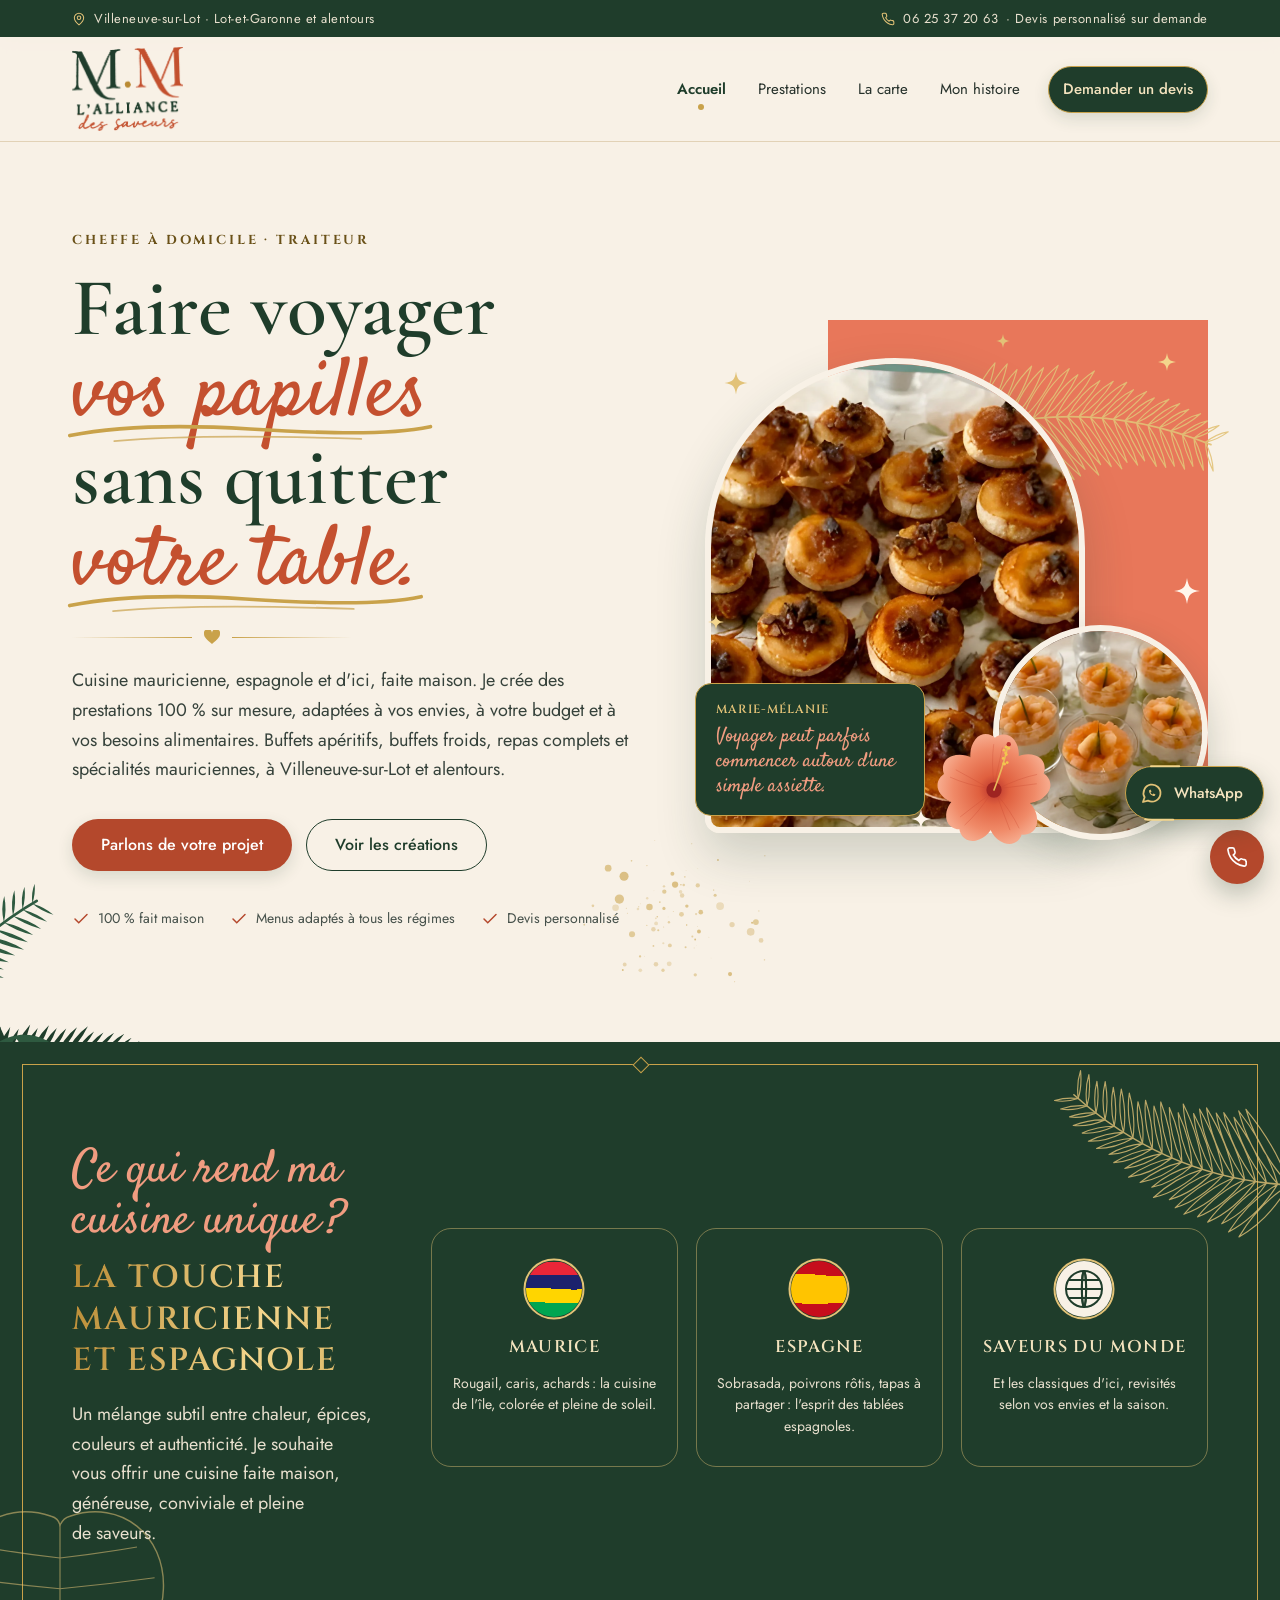
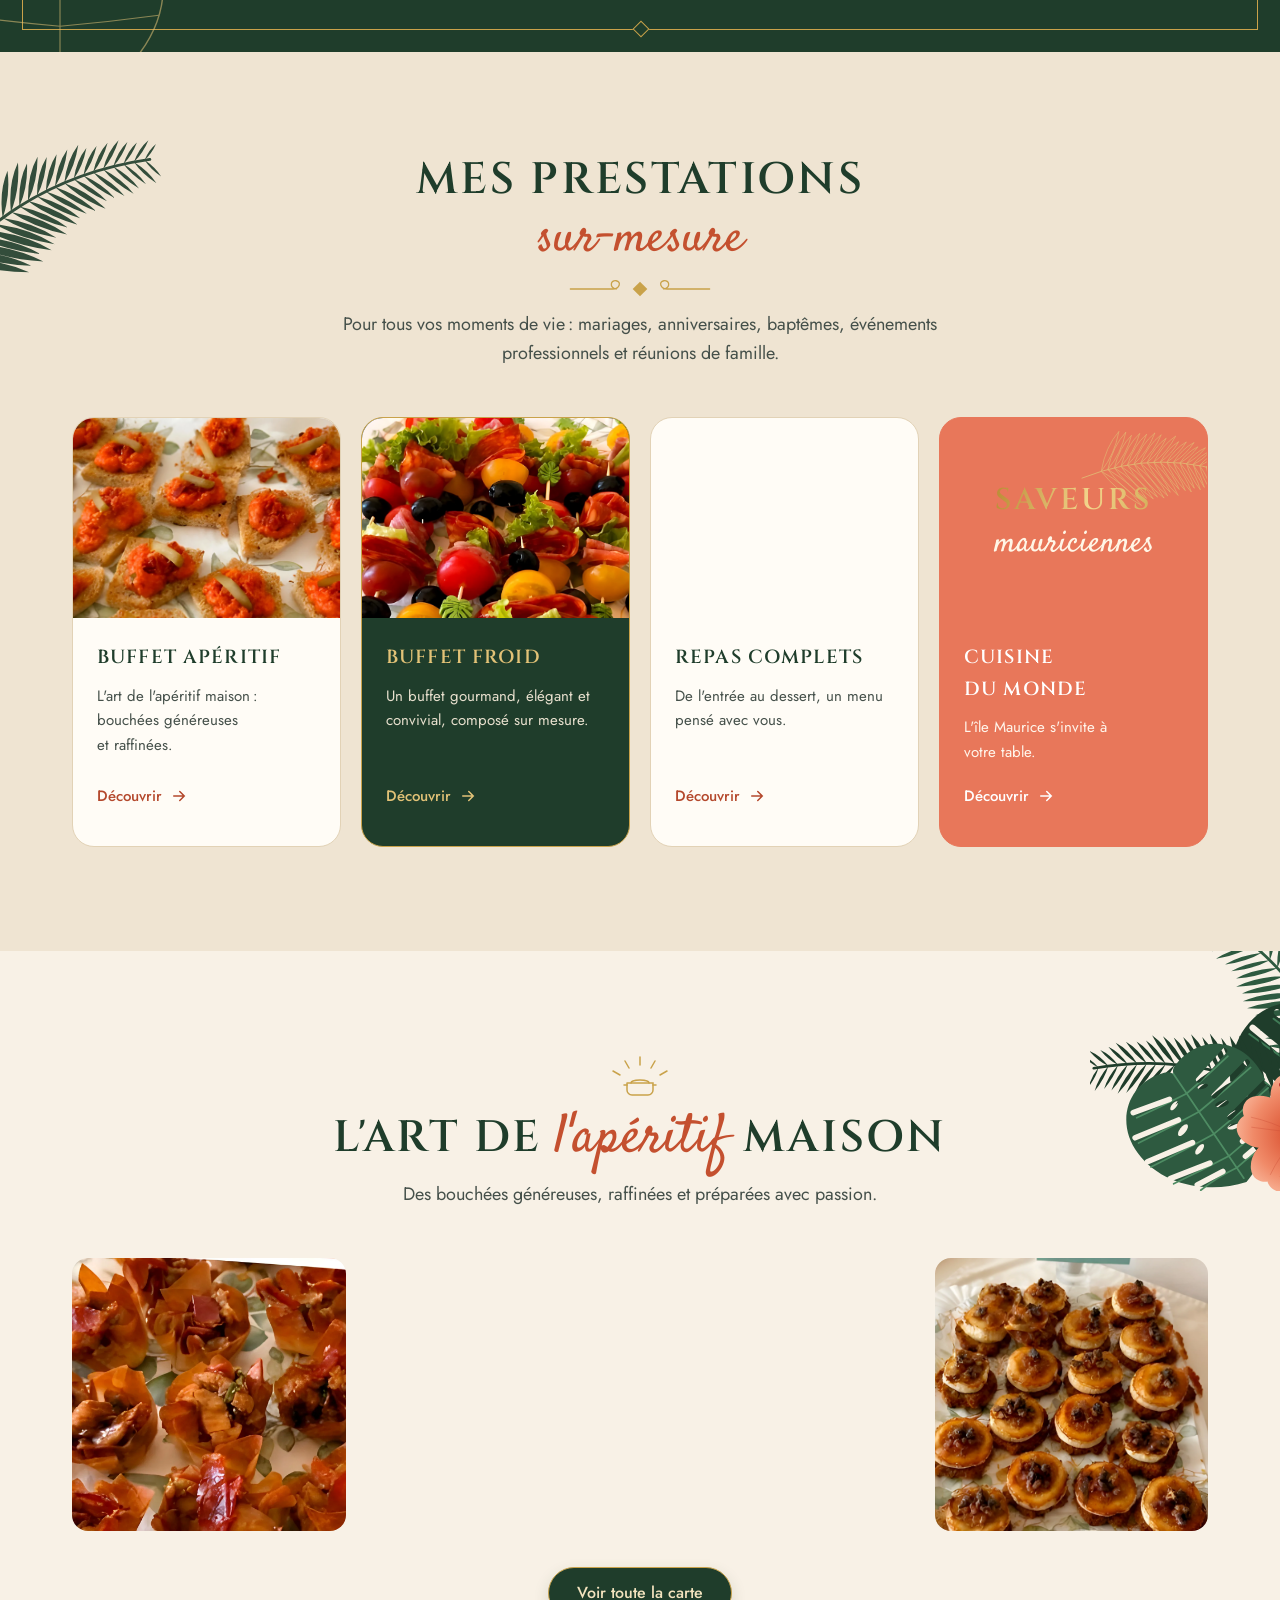
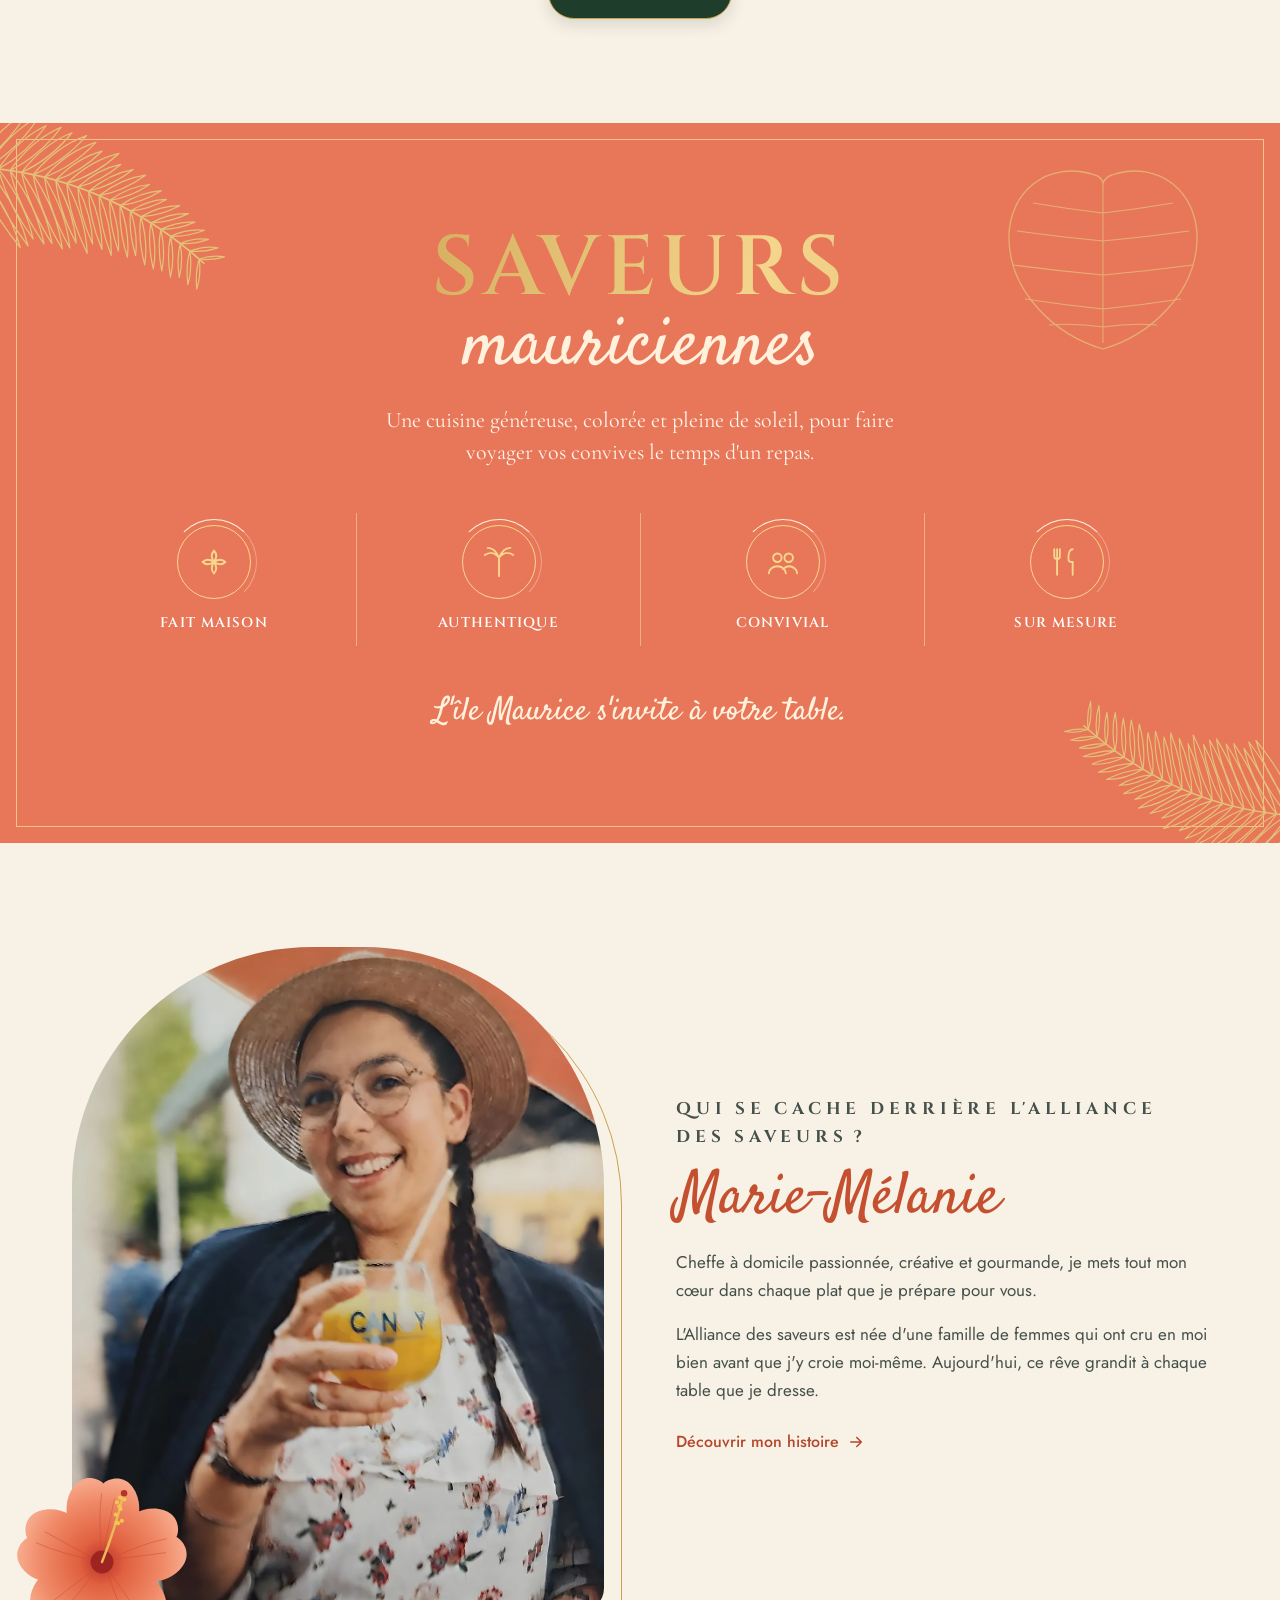
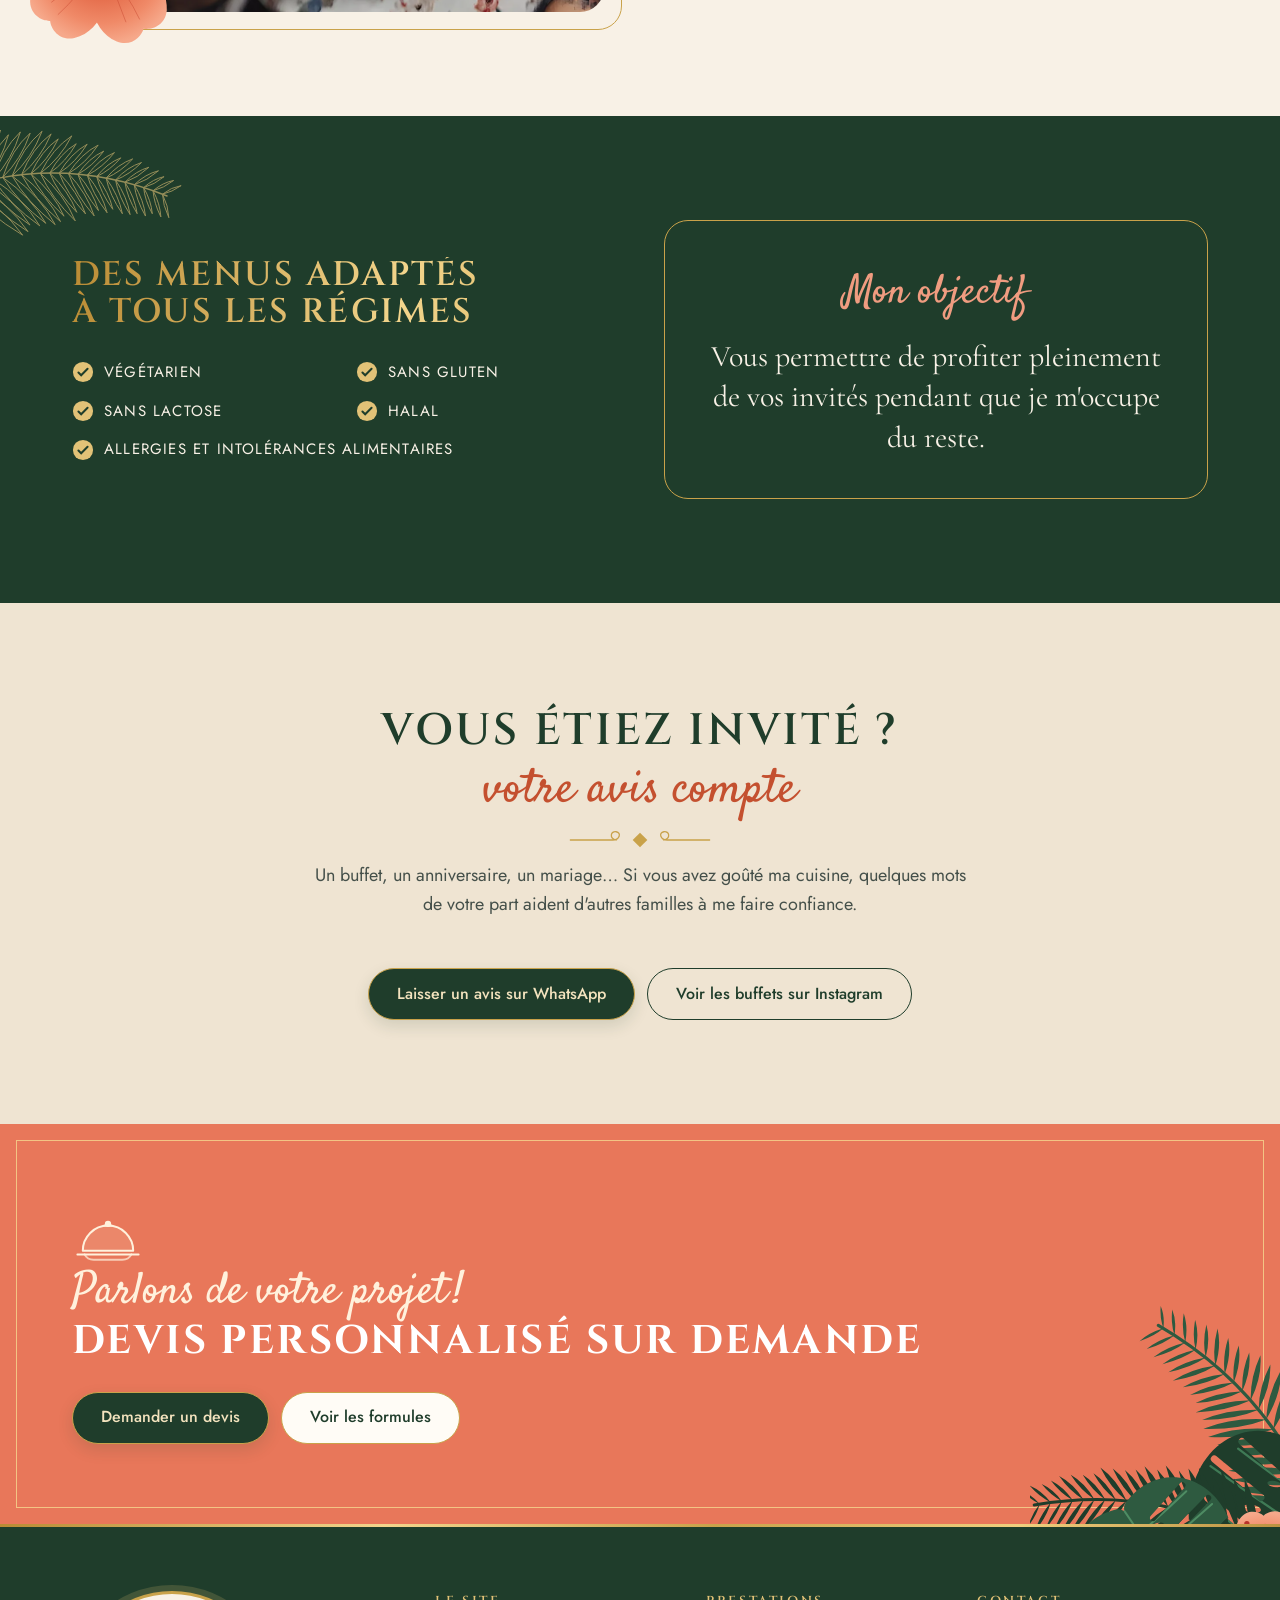
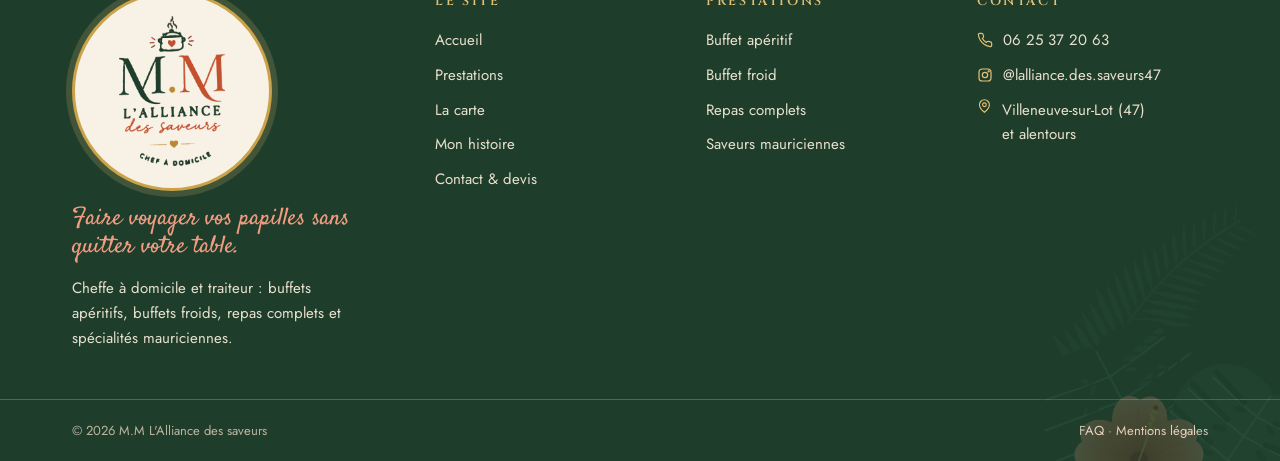
<file: index.html>
<!doctype html>
<html lang="fr">
<head>
<meta charset="utf-8">
<meta name="viewport" content="width=device-width, initial-scale=1, viewport-fit=cover">
<title>M.M L'Alliance des saveurs · Faire voyager vos papilles</title>
<meta name="description" content="Marie-Mélanie, cheffe à domicile et traiteur à Villeneuve-sur-Lot (47) : buffets apéritifs, buffets froids, repas complets et spécialités mauriciennes et espagnoles, 100 % sur mesure.">
<meta property="og:type" content="website">
<meta property="og:locale" content="fr_FR">
<meta property="og:site_name" content="M.M L'Alliance des saveurs">
<meta property="og:title" content="M.M L'Alliance des saveurs">
<meta property="og:description" content="Marie-Mélanie, cheffe à domicile et traiteur à Villeneuve-sur-Lot (47) : buffets apéritifs, buffets froids, repas complets et spécialités mauriciennes et espagnoles, 100 % sur mesure.">
<meta property="og:image" content="https://rapheafezf.github.io/lalliancedessaveur/img/chevre.jpg">
<meta name="twitter:card" content="summary_large_image">
<meta name="theme-color" content="#1F3D2B">
<link rel="preconnect" href="https://fonts.googleapis.com">
<link rel="preconnect" href="https://fonts.gstatic.com" crossorigin>
<link rel="stylesheet" href="https://fonts.googleapis.com/css2?family=Cinzel:wght@500;600;700&family=Cormorant+Garamond:ital,wght@0,500;0,600;0,700;1,500&family=Jost:wght@400;500;600&family=Satisfy&display=swap">
<link rel="stylesheet" href="style.css">
<link rel="stylesheet" href="svg-anim.css">
<script type="application/ld+json">{"@context":"https://schema.org","@type":"FoodEstablishment","name":"M.M L'Alliance des saveurs","description":"Cheffe à domicile et traiteur : buffets apéritifs, buffets froids, repas complets, spécialités mauriciennes et espagnoles.","telephone":"+33625372063","servesCuisine":["Mauricienne","Espagnole","Cuisine du monde"],"address":{"@type":"PostalAddress","addressLocality":"Villeneuve-sur-Lot","postalCode":"47300","addressRegion":"Nouvelle-Aquitaine","addressCountry":"FR"},"areaServed":{"@type":"AdministrativeArea","name":"Lot-et-Garonne"},"founder":{"@type":"Person","name":"Marie-Mélanie","jobTitle":"Cheffe à domicile"},"sameAs":["https://www.instagram.com/lalliance.des.saveurs47/"],"priceRange":"Sur devis"}</script>
</head>
<body>
<a class="skip" href="#contenu">Aller au contenu</a>
<div class="topbar"><div class="wrap">
<span class="tb-place"><svg width="14" height="14" viewBox="0 0 24 24" fill="none" stroke="#E2C277" stroke-width="1.8" stroke-linecap="round" aria-hidden="true"><path d="M20 10c0 6-8 12-8 12S4 16 4 10a8 8 0 0 1 16 0z"/><circle cx="12" cy="10" r="3"/></svg>Villeneuve-sur-Lot · Lot-et-Garonne et alentours</span>
<span><svg width="14" height="14" viewBox="0 0 24 24" fill="none" stroke="#E2C277" stroke-width="1.8" stroke-linecap="round" aria-hidden="true"><path d="M22 16.9v3a2 2 0 0 1-2.2 2 19.8 19.8 0 0 1-8.6-3.1 19.5 19.5 0 0 1-6-6A19.8 19.8 0 0 1 2.1 4.2 2 2 0 0 1 4.1 2h3a2 2 0 0 1 2 1.7c.1.9.4 1.8.7 2.7a2 2 0 0 1-.5 2.1L8 9.8a16 16 0 0 0 6 6l1.3-1.3a2 2 0 0 1 2.1-.4c.9.3 1.8.6 2.7.7a2 2 0 0 1 1.7 2z"/></svg>06 25 37 20 63<span class="tb-extra"> · Devis personnalisé sur demande</span></span>
</div></div>
<header class="site-header"><div class="wrap header-in">
<a class="logo" href="index.html" aria-label="M.M L'Alliance des saveurs, accueil"><img class="logo-img" src="img/logo-word.webp" width="900" height="680" alt="M.M L'Alliance des saveurs"></a>
<div class="header-actions">
<a class="btn btn-primary btn-sm header-cta" href="contact.html">Devis</a>
<button class="menu-btn" type="button" aria-expanded="false" aria-controls="nav" aria-label="Ouvrir le menu"><svg class="ico-open" width="20" height="20" viewBox="0 0 24 24" fill="none" stroke="currentColor" stroke-width="1.8" stroke-linecap="round" aria-hidden="true"><path d="M4 7h16M4 12h16M4 17h10"/></svg><svg class="ico-close" width="20" height="20" viewBox="0 0 24 24" fill="none" stroke="currentColor" stroke-width="1.8" stroke-linecap="round" aria-hidden="true"><path d="M6 6l12 12M18 6 6 18"/></svg></button>
</div>
<nav id="nav" class="nav" aria-label="Navigation principale">
<a href="index.html" aria-current="page">Accueil</a><a href="prestations.html">Prestations</a><a href="carte.html">La carte</a><a href="cheffe.html">Mon histoire</a>
<a class="btn btn-dark btn-sm" href="contact.html">Demander un devis</a>
</nav>
<div class="progress" aria-hidden="true"><span></span></div>
</div></header>
<main id="contenu" tabindex="-1">
<!-- HERO -->
<section class="hero has-deco">
  <div class="leaf hide-sm" style="width:220px;height:170px;left:44%;bottom:40px;opacity:.7" aria-hidden="true"><svg><use href="#splatter"/></svg></div>
  <div class="leaf hide-sm" style="width:300px;height:300px;left:-150px;bottom:-140px" aria-hidden="true"><svg><use href="#bouquet"/></svg></div>
  <div class="wrap over">
    <div>
      <p class="eyebrow">Cheffe à domicile · Traiteur</p>
      <h1>Faire voyager <span class="script">vos papilles</span><br>sans quitter <span class="script">votre table.</span></h1>
      <div class="heart-rule" style="justify-content:flex-start;margin-top:24px"><svg width="16" height="14" viewBox="0 0 24 21" aria-hidden="true"><path d="M12 21C5 15 0 11 0 6a6 6 0 0 1 12-2 6 6 0 0 1 12 2c0 5-5 9-12 15z" fill="currentColor"/></svg></div>
      <div class="hero-strip" aria-hidden="true"><img src="img/chevre.webp" alt=""><img src="img/brochettes.webp" alt=""><img src="img/mangue.webp" alt=""></div>
      <p class="lead">Cuisine mauricienne, espagnole et d'ici, faite maison. Je crée des prestations 100 % sur mesure, adaptées à vos envies, à votre budget et à vos besoins alimentaires. Buffets apéritifs, buffets froids, repas complets et spécialités mauriciennes, à Villeneuve-sur-Lot et alentours.</p>
      <div class="hero-ctas">
        <a class="btn btn-primary" href="contact.html">Parlons de votre projet</a>
        <a class="btn btn-ghost" href="carte.html">Voir les créations</a>
      </div>
      <ul class="hero-ticks">
        <li><svg width="18" height="18" viewBox="0 0 24 24" fill="none" stroke="#B4482C" stroke-width="2" stroke-linecap="round" aria-hidden="true"><path d="M20 6 9 17l-5-5"/></svg>100 % fait maison</li>
        <li><svg width="18" height="18" viewBox="0 0 24 24" fill="none" stroke="#B4482C" stroke-width="2" stroke-linecap="round" aria-hidden="true"><path d="M20 6 9 17l-5-5"/></svg>Menus adaptés à tous les régimes</li>
        <li><svg width="18" height="18" viewBox="0 0 24 24" fill="none" stroke="#B4482C" stroke-width="2" stroke-linecap="round" aria-hidden="true"><path d="M20 6 9 17l-5-5"/></svg>Devis personnalisé</li>
      </ul>
    </div>
    <div class="hero-visual">
      <div class="blob"></div>
      <div class="leaf" style="width:62%;height:56%;right:-6%;top:-4%;opacity:.9" aria-hidden="true"><svg><use href="#palm-gold"/></svg></div>
      <img class="main" src="img/chevre.webp" alt="Toasts de chèvre, miel et noix dressés sur un plateau">
      <img class="round" src="img/saumon.webp" alt="Verrines crevettes, crème et avocat">
      <div class="leaf" style="width:120px;height:120px;right:30%;bottom:-10px" aria-hidden="true"><svg><use href="#hibiscus"/></svg></div>
      <div class="badge"><span class="caps">Marie-Mélanie</span><p style="font-family:var(--f-script);font-size:20px;color:var(--rose);line-height:1.25">Voyager peut parfois commencer autour d'une simple assiette.</p></div>
    </div>
  </div>
</section>

<!-- INSPIRATIONS -->
<section class="section bg-green has-deco" aria-labelledby="insp-t">
  <div class="gold-frame" style="background:#1F3D2B"></div>
  <div class="leaf" style="width:300px;height:270px;right:-60px;top:-40px;transform:rotate(200deg);opacity:.8" aria-hidden="true"><svg><use href="#palm-gold"/></svg></div>
  <div class="leaf hide-sm" style="width:220px;height:220px;left:-50px;bottom:-60px;opacity:.55" aria-hidden="true"><svg><use href="#monstera-gold"/></svg></div>
  <div class="wrap insp over">
    <div class="sec-head" style="margin:0">
      <span class="script" style="font-size:clamp(34px,4vw,46px);line-height:1.1">Ce qui rend ma cuisine unique ?</span>
      <h2 id="insp-t" class="title" style="font-size:clamp(24px,2.6vw,32px);line-height:1.3">La touche mauricienne et espagnole</h2>
      <p class="lead" style="margin-top:8px">Un mélange subtil entre chaleur, épices, couleurs et authenticité. Je souhaite vous offrir une cuisine faite maison, généreuse, conviviale et pleine de saveurs.</p>
    </div>
    <ul class="insp-list">
      <li>
        <svg width="64" height="64" viewBox="0 0 64 64" role="img" aria-label="Drapeau de Maurice"><defs><clipPath id="cm"><circle cx="32" cy="32" r="28"/></clipPath></defs><g clip-path="url(#cm)"><rect y="4" width="64" height="14" fill="#EA2839"/><rect y="18" width="64" height="14" fill="#1A206D"/><rect y="32" width="64" height="14" fill="#FFD500"/><rect y="46" width="64" height="14" fill="#00A551"/></g><circle cx="32" cy="32" r="29.5" fill="none" stroke="#E2C277" stroke-width="2"/></svg>
        <span class="caps">Maurice</span>
        <p>Rougail, caris, achards : la cuisine de l'île, colorée et pleine de soleil.</p>
      </li>
      <li>
        <svg width="64" height="64" viewBox="0 0 64 64" role="img" aria-label="Drapeau de l'Espagne"><defs><clipPath id="ce"><circle cx="32" cy="32" r="28"/></clipPath></defs><g clip-path="url(#ce)"><rect width="64" height="64" fill="#C60B1E"/><rect y="18" width="64" height="28" fill="#FFC400"/></g><circle cx="32" cy="32" r="29.5" fill="none" stroke="#E2C277" stroke-width="2"/></svg>
        <span class="caps">Espagne</span>
        <p>Sobrasada, poivrons rôtis, tapas à partager : l'esprit des tablées espagnoles.</p>
      </li>
      <li>
        <svg width="64" height="64" viewBox="0 0 64 64" role="img" aria-label="Globe : saveurs du monde"><circle cx="32" cy="32" r="28" fill="#F8F1E6"/><g fill="none" stroke="#1F3D2B" stroke-width="2"><circle cx="32" cy="32" r="18"/><ellipse cx="32" cy="32" rx="8" ry="18"/><path d="M14 32h36M17 23h30M17 41h30"/></g><circle cx="32" cy="32" r="29.5" fill="none" stroke="#E2C277" stroke-width="2"/></svg>
        <span class="caps">Saveurs du monde</span>
        <p>Et les classiques d'ici, revisités selon vos envies et la saison.</p>
      </li>
    </ul>
  </div>
</section>

<!-- PRESTATIONS -->
<section class="section bg-sand has-deco">
  <div class="leaf hide-sm" style="width:280px;height:250px;left:-90px;top:40px;transform:rotate(-30deg);opacity:.9" aria-hidden="true"><svg><use href="#palm"/></svg></div>
  <div class="wrap over">
    <div class="sec-head center">
      <h2 class="title">Mes prestations</h2>
      <span class="script">sur-mesure</span>
      <p class="lead">Pour tous vos moments de vie : mariages, anniversaires, baptêmes, événements professionnels et réunions de famille.</p>
    </div>
    <div class="grid-4">
      <a class="card" href="prestations.html#buffet-aperitif">
        <img loading="lazy" decoding="async" src="img/poivrons.webp" alt="Toasts de tapenade de poivrons et sobrasada">
        <div class="card-body"><h3>Buffet apéritif</h3><p>L'art de l'apéritif maison : bouchées généreuses et raffinées.</p><span class="link-arrow">Découvrir <svg width="18" height="18" viewBox="0 0 24 24" fill="none" stroke="currentColor" stroke-width="2" stroke-linecap="round" aria-hidden="true"><path d="M5 12h14M13 6l6 6-6 6"/></svg></span></div>
      </a>
      <a class="card dark" href="prestations.html#buffet-froid">
        <img loading="lazy" decoding="async" src="img/brochettes.webp" alt="Brochettes de charcuterie, tomates cerises et olives">
        <div class="card-body"><h3>Buffet froid</h3><p>Un buffet gourmand, élégant et convivial, composé sur mesure.</p><span class="link-arrow">Découvrir <svg width="18" height="18" viewBox="0 0 24 24" fill="none" stroke="currentColor" stroke-width="2" stroke-linecap="round" aria-hidden="true"><path d="M5 12h14M13 6l6 6-6 6"/></svg></span></div>
      </a>
      <a class="card" href="prestations.html#repas">
        <img loading="lazy" decoding="async" src="img/lentilles.webp" alt="Verrines de salade de lentilles">
        <div class="card-body"><h3>Repas complets</h3><p>De l'entrée au dessert, un menu pensé avec vous.</p><span class="link-arrow">Découvrir <svg width="18" height="18" viewBox="0 0 24 24" fill="none" stroke="currentColor" stroke-width="2" stroke-linecap="round" aria-hidden="true"><path d="M5 12h14M13 6l6 6-6 6"/></svg></span></div>
      </a>
      <a class="card coral" href="prestations.html#maurice">
        <div class="coral-art"><div class="leaf" style="inset:-10% -20% auto auto;width:70%;height:80%;opacity:.8" aria-hidden="true"><svg><use href="#palm-gold"/></svg></div><span class="caps foil over">Saveurs</span><span class="script over">mauriciennes</span></div>
        <div class="card-body"><h3>Cuisine du monde</h3><p>L'île Maurice s'invite à votre table.</p><span class="link-arrow">Découvrir <svg width="18" height="18" viewBox="0 0 24 24" fill="none" stroke="currentColor" stroke-width="2" stroke-linecap="round" aria-hidden="true"><path d="M5 12h14M13 6l6 6-6 6"/></svg></span></div>
      </a>
    </div>
  </div>
</section>

<!-- APERITIF MAISON -->
<section class="section has-deco">
  <div class="leaf hide-sm" style="width:300px;height:300px;right:-110px;top:-60px;transform:scaleX(-1)" aria-hidden="true"><svg><use href="#bouquet"/></svg></div>
  <div class="wrap over">
    <div class="sec-head center">
      <div class="sunburst" aria-hidden="true"><svg width="70" height="44" viewBox="0 0 70 44" fill="none" stroke="currentColor" stroke-width="1.5" stroke-linecap="round"><path d="M35 2v8M20 6l4 7M50 6l-4 7M8 16l7 4M62 16l-7 4"/><path d="M22 28h26v7a5 5 0 0 1-5 5H27a5 5 0 0 1-5-5z"/><path d="M19 30h3M48 30h3M26 28a9 3 0 0 1 18 0"/></svg></div>
      <h2 class="title">L'art de <span class="script" style="font-size:1.25em;text-transform:none;letter-spacing:0">l'apéritif</span> maison</h2>
      <p class="lead">Des bouchées généreuses, raffinées et préparées avec passion.</p>
    </div>
    <div class="gallery">
      <img loading="lazy" decoding="async" src="img/feuilletes.webp" alt="Feuilletés à la viande">
      <img loading="lazy" decoding="async" src="img/mangue.webp" alt="Tartares fraîcheur à la mangue en cuillères">
      <img loading="lazy" decoding="async" src="img/sandwichs.webp" alt="Sandwichs au surimi">
      <img loading="lazy" decoding="async" src="img/chevre.webp" alt="Toasts chèvre, miel et noix">
    </div>
    <div style="display:flex;justify-content:center;margin-top:36px"><a class="btn btn-dark" href="carte.html">Voir toute la carte</a></div>
  </div>
</section>

<!-- SAVEURS MAURICIENNES -->
<section class="section bg-coral framed has-deco" aria-labelledby="mu-t">
  <div class="leaf" style="width:320px;height:290px;left:-80px;top:-50px;transform:rotate(20deg)" aria-hidden="true"><svg><use href="#palm-gold"/></svg></div>
  <div class="leaf hide-sm" style="width:300px;height:270px;right:-70px;bottom:-60px;transform:rotate(200deg)" aria-hidden="true"><svg><use href="#palm-gold"/></svg></div>
  <div class="leaf hide-sm" style="width:200px;height:200px;right:6%;top:30px;opacity:.75" aria-hidden="true"><svg><use href="#monstera-gold"/></svg></div>
  <div class="wrap over" style="text-align:center">
    <h2 id="mu-t" class="caps foil" style="font-size:clamp(44px,7vw,84px);letter-spacing:.06em;line-height:1">Saveurs</h2>
    <p class="script" style="color:#FFF1DC;font-size:clamp(44px,6vw,72px);line-height:1">mauriciennes</p>
    <p style="max-width:52ch;margin:22px auto 0;font-family:var(--f-serif);font-size:22px;line-height:1.45;color:#FFF6EC">Une cuisine généreuse, colorée et pleine de soleil, pour faire voyager vos convives le temps d'un repas.</p>
    <ul class="values" style="margin-top:44px">
      <li><span class="ring"><svg width="34" height="34" viewBox="0 0 24 24" fill="none" stroke="#F7D78F" stroke-width="1.3" stroke-linecap="round" aria-hidden="true"><path d="M12 12c-2-3-2-6 0-8 2 2 2 5 0 8zM12 12c3-2 6-2 8 0-2 2-5 2-8 0zM12 12c2 3 2 6 0 8-2-2-2-5 0-8zM12 12c-3 2-6 2-8 0 2-2 5-2 8 0z"/></svg></span><span class="caps">Fait maison</span></li>
      <li><span class="ring"><svg width="34" height="34" viewBox="0 0 24 24" fill="none" stroke="#F7D78F" stroke-width="1.3" stroke-linecap="round" aria-hidden="true"><path d="M12 22V9M12 9C9 5 5 5 2 7M12 9c3-4 7-4 10-2M12 9C10 4 7 2 4 2M12 9c2-5 5-7 8-7"/></svg></span><span class="caps">Authentique</span></li>
      <li><span class="ring"><svg width="34" height="34" viewBox="0 0 24 24" fill="none" stroke="#F7D78F" stroke-width="1.3" stroke-linecap="round" aria-hidden="true"><circle cx="8" cy="9" r="3"/><circle cx="16" cy="9" r="3"/><path d="M2 20c0-3 3-5 6-5s6 2 6 5M12 17c1-1 2.5-2 4-2 3 0 6 2 6 5"/></svg></span><span class="caps">Convivial</span></li>
      <li><span class="ring"><svg width="34" height="34" viewBox="0 0 24 24" fill="none" stroke="#F7D78F" stroke-width="1.3" stroke-linecap="round" aria-hidden="true"><path d="M5 3v18M3 3v5a2 2 0 0 0 4 0V3M16 3c-2 0-3 3-3 6s1 3 3 3v9"/></svg></span><span class="caps">Sur mesure</span></li>
    </ul>
    <p class="script" style="color:#FFF1DC;font-size:32px;margin-top:40px">L'île Maurice s'invite à votre table.</p>
  </div>
</section>

<!-- CHEFFE -->
<section class="section has-deco">
  <div class="wrap over">
    <div class="split">
      <div class="split-img arch"><img loading="lazy" decoding="async" src="img/cheffe.webp" alt="La cheffe de M.M L'Alliance des saveurs, souriante, chapeau de paille"><div class="leaf" style="width:180px;height:180px;left:-60px;bottom:-40px" aria-hidden="true"><svg><use href="#hibiscus"/></svg></div></div>
      <div class="split-text">
        <p class="eyebrow">Qui se cache derrière L'Alliance des saveurs ?</p>
        <h2><span class="script" style="font-size:1.3em">Marie-Mélanie</span></h2>
        <p>Cheffe à domicile passionnée, créative et gourmande, je mets tout mon cœur dans chaque plat que je prépare pour vous.</p>
        <p>L'Alliance des saveurs est née d'une famille de femmes qui ont cru en moi bien avant que j'y croie moi-même. Aujourd'hui, ce rêve grandit à chaque table que je dresse.</p>
        <a class="link-arrow" href="cheffe.html" style="color:var(--terra)">Découvrir mon histoire <svg width="18" height="18" viewBox="0 0 24 24" fill="none" stroke="currentColor" stroke-width="2" stroke-linecap="round" aria-hidden="true"><path d="M5 12h14M13 6l6 6-6 6"/></svg></a>
      </div>
    </div>
  </div>
</section>

<!-- REGIMES + OBJECTIF -->
<section class="section bg-green has-deco">
  <div class="leaf hide-sm" style="width:260px;height:240px;left:-70px;top:-40px;opacity:.6" aria-hidden="true"><svg><use href="#palm-gold"/></svg></div>
  <div class="wrap over" style="display:grid;grid-template-columns:repeat(auto-fit,minmax(min(100%,380px),1fr));gap:48px;align-items:center">
    <div>
      <h2 class="title" style="font-size:clamp(24px,3vw,34px)">Des menus adaptés à tous les régimes</h2>
      <ul class="regimes">
        <li><svg width="22" height="22" viewBox="0 0 24 24" aria-hidden="true"><circle cx="12" cy="12" r="11" fill="#E2C277"/><path d="M7 12.5l3 3 7-7" fill="none" stroke="#1F3D2B" stroke-width="2.2" stroke-linecap="round"/></svg>Végétarien</li>
        <li><svg width="22" height="22" viewBox="0 0 24 24" aria-hidden="true"><circle cx="12" cy="12" r="11" fill="#E2C277"/><path d="M7 12.5l3 3 7-7" fill="none" stroke="#1F3D2B" stroke-width="2.2" stroke-linecap="round"/></svg>Sans gluten</li>
        <li><svg width="22" height="22" viewBox="0 0 24 24" aria-hidden="true"><circle cx="12" cy="12" r="11" fill="#E2C277"/><path d="M7 12.5l3 3 7-7" fill="none" stroke="#1F3D2B" stroke-width="2.2" stroke-linecap="round"/></svg>Sans lactose</li>
        <li><svg width="22" height="22" viewBox="0 0 24 24" aria-hidden="true"><circle cx="12" cy="12" r="11" fill="#E2C277"/><path d="M7 12.5l3 3 7-7" fill="none" stroke="#1F3D2B" stroke-width="2.2" stroke-linecap="round"/></svg>Halal</li>
        <li style="grid-column:1/-1"><svg width="22" height="22" viewBox="0 0 24 24" aria-hidden="true"><circle cx="12" cy="12" r="11" fill="#E2C277"/><path d="M7 12.5l3 3 7-7" fill="none" stroke="#1F3D2B" stroke-width="2.2" stroke-linecap="round"/></svg>Allergies et intolérances alimentaires</li>
      </ul>
    </div>
    <figure class="quote">
      <span class="script">Mon objectif</span>
      <blockquote>Vous permettre de profiter pleinement de vos invités pendant que je m'occupe du reste.</blockquote>
    </figure>
  </div>
</section>

<!-- AVIS -->
<section class="section bg-sand has-deco" aria-labelledby="avis-t">
  <div class="wrap narrow over" style="text-align:center">
    <div class="sec-head center">
      <h2 id="avis-t" class="title">Vous étiez invité ?</h2>
      <span class="script">votre avis compte</span>
      <p class="lead">Un buffet, un anniversaire, un mariage… Si vous avez goûté ma cuisine, quelques mots de votre part aident d'autres familles à me faire confiance.</p>
    </div>
    <div style="display:flex;justify-content:center;flex-wrap:wrap;gap:12px">
      <a class="btn btn-dark" href="https://wa.me/33625372063?text=Bonjour%20Marie-M%C3%A9lanie%2C%20voici%20mon%20avis%20sur%20votre%20prestation%20%3A%20" target="_blank" rel="noopener">Laisser un avis sur WhatsApp</a>
      <a class="btn btn-ghost" href="https://www.instagram.com/lalliance.des.saveurs47/" target="_blank" rel="noopener">Voir les buffets sur Instagram</a>
    </div>
  </div>
</section>

<!-- CTA -->
<section class="cta-band bg-coral framed has-deco">
  <div class="leaf hide-sm" style="width:340px;height:340px;right:-90px;bottom:-120px;transform:scaleX(-1)" aria-hidden="true"><svg><use href="#bouquet"/></svg></div>
  <div class="wrap over">
    <div><span class="script">Parlons de votre projet !</span><h2>Devis personnalisé sur demande</h2></div>
    <div class="actions"><a class="btn btn-dark" href="contact.html">Demander un devis</a><a class="btn btn-light" href="prestations.html#formules">Voir les formules</a></div>
  </div>
</section>

</main>
<footer class="site-footer">
<div class="foot-leaf" aria-hidden="true"><svg><use href="#bouquet"/></svg></div>
<div class="wrap footer-grid">
<div>
<a class="logo logo-medal" href="index.html" aria-label="M.M L'Alliance des saveurs, accueil"><img src="img/logo-full.webp" width="631" height="900" alt="M.M L'Alliance des saveurs, chef à domicile"></a>
<p class="foot-tag">Faire voyager vos papilles sans quitter votre table.</p>
<p style="margin-top:14px;max-width:34ch">Cheffe à domicile et traiteur : buffets apéritifs, buffets froids, repas complets et spécialités mauriciennes.</p>
</div>
<div><h3>Le site</h3><ul>
<li><a href="index.html">Accueil</a></li><li><a href="prestations.html">Prestations</a></li><li><a href="carte.html">La carte</a></li><li><a href="cheffe.html">Mon histoire</a></li><li><a href="contact.html">Contact &amp; devis</a></li>
</ul></div>
<div><h3>Prestations</h3><ul>
<li><a href="prestations.html#buffet-aperitif">Buffet apéritif</a></li><li><a href="prestations.html#buffet-froid">Buffet froid</a></li><li><a href="prestations.html#repas">Repas complets</a></li><li><a href="prestations.html#maurice">Saveurs mauriciennes</a></li>
</ul></div>
<div><h3>Contact</h3><ul>
<li style="display:flex;gap:10px;align-items:center"><svg width="16" height="16" viewBox="0 0 24 24" fill="none" stroke="#E2C277" stroke-width="1.8" stroke-linecap="round" aria-hidden="true"><path d="M22 16.9v3a2 2 0 0 1-2.2 2 19.8 19.8 0 0 1-8.6-3.1 19.5 19.5 0 0 1-6-6A19.8 19.8 0 0 1 2.1 4.2 2 2 0 0 1 4.1 2h3a2 2 0 0 1 2 1.7c.1.9.4 1.8.7 2.7a2 2 0 0 1-.5 2.1L8 9.8a16 16 0 0 0 6 6l1.3-1.3a2 2 0 0 1 2.1-.4c.9.3 1.8.6 2.7.7a2 2 0 0 1 1.7 2z"/></svg>06 25 37 20 63</li>
<li><a href="https://www.instagram.com/lalliance.des.saveurs47/" style="display:flex;gap:10px;align-items:center"><svg width="16" height="16" viewBox="0 0 24 24" fill="none" stroke="#E2C277" stroke-width="1.8" stroke-linecap="round" aria-hidden="true"><rect x="3" y="3" width="18" height="18" rx="5"/><circle cx="12" cy="12" r="4"/><circle cx="17.5" cy="6.5" r=".8" fill="#E2C277"/></svg>@lalliance.des.saveurs47</a></li>
<li style="display:flex;gap:10px;align-items:flex-start"><svg width="16" height="16" viewBox="0 0 24 24" fill="none" stroke="#E2C277" stroke-width="1.8" stroke-linecap="round" aria-hidden="true"><path d="M20 10c0 6-8 12-8 12S4 16 4 10a8 8 0 0 1 16 0z"/><circle cx="12" cy="10" r="3"/></svg>Villeneuve-sur-Lot (47) et alentours</li>
</ul></div>
</div>
<div class="foot-bottom"><div class="wrap"><span>© <span id="year">2026</span> M.M L'Alliance des saveurs</span><span><a href="contact.html#faq">FAQ</a> · <a href="mentions-legales.html">Mentions légales</a></span></div></div>
</footer>
<div class="toast" role="status" aria-live="polite"></div>
<div class="nav-scrim" hidden></div>
<div class="lightbox" hidden role="dialog" aria-modal="true" aria-label="Photo agrandie"><button type="button" class="lb-close" aria-label="Fermer la photo"><svg width="22" height="22" viewBox="0 0 24 24" fill="none" stroke="currentColor" stroke-width="2" stroke-linecap="round" aria-hidden="true"><path d="M6 6l12 12M18 6 6 18"/></svg></button><figure><img alt=""><figcaption></figcaption></figure></div>
<button type="button" class="to-top" aria-label="Revenir en haut de la page" hidden><svg width="20" height="20" viewBox="0 0 24 24" fill="none" stroke="currentColor" stroke-width="2" stroke-linecap="round" aria-hidden="true"><path d="M12 19V5M6 11l6-6 6 6"/></svg></button>
<div class="fab">
<a class="wa" href="https://wa.me/33625372063?text=Bonjour%2C%20je%20vous%20contacte%20depuis%20votre%20site%20L%27Alliance%20des%20saveurs%20pour%20un%20devis." target="_blank" rel="noopener" aria-label="Écrire sur WhatsApp au 06 25 37 20 63"><svg width="24" height="24" viewBox="0 0 24 24" fill="none" stroke="#E2C277" stroke-width="1.8" stroke-linecap="round" stroke-linejoin="round" aria-hidden="true"><path d="M3 21l1.6-4.7A8.5 8.5 0 1 1 8 19.6L3 21z"/><path d="M9 9.5c0 3 2.5 5.5 5.5 5.5l1-1.5-2-1-1 1c-1-.5-1.5-1-2-2l1-1-1-2-1.5 1z" fill="#E2C277" stroke="none"/></svg>WhatsApp</a>
<a class="call" href="tel:+33625372063" aria-label="Appeler le 06 25 37 20 63"><svg width="22" height="22" viewBox="0 0 24 24" fill="none" stroke="#FFFFFF" stroke-width="1.8" stroke-linecap="round" aria-hidden="true"><path d="M22 16.9v3a2 2 0 0 1-2.2 2 19.8 19.8 0 0 1-8.6-3.1 19.5 19.5 0 0 1-6-6A19.8 19.8 0 0 1 2.1 4.2 2 2 0 0 1 4.1 2h3a2 2 0 0 1 2 1.7c.1.9.4 1.8.7 2.7a2 2 0 0 1-.5 2.1L8 9.8a16 16 0 0 0 6 6l1.3-1.3a2 2 0 0 1 2.1-.4c.9.3 1.8.6 2.7.7a2 2 0 0 1 1.7 2z"/></svg><span>Appeler</span></a>
</div>
<script src="app.js"></script>
<script src="svg-anim.js"></script>
</body>
</html>
</file>
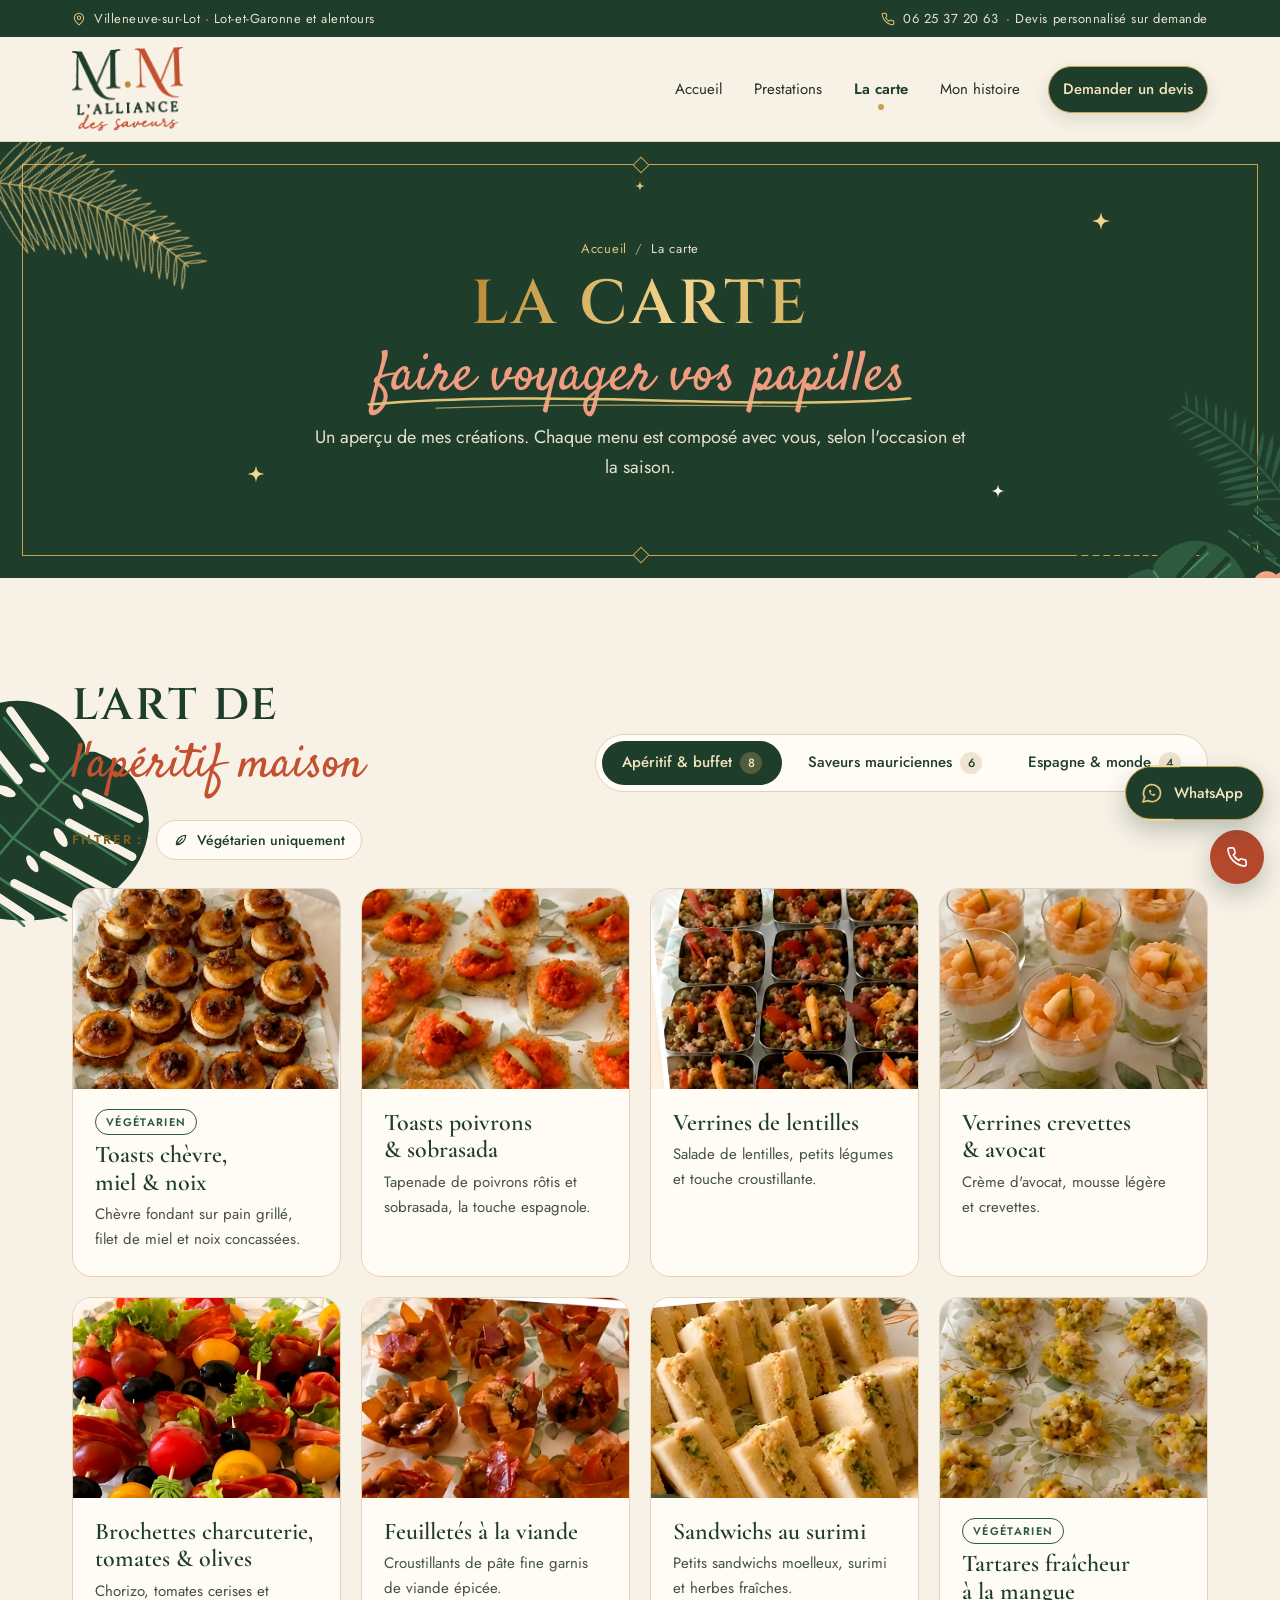
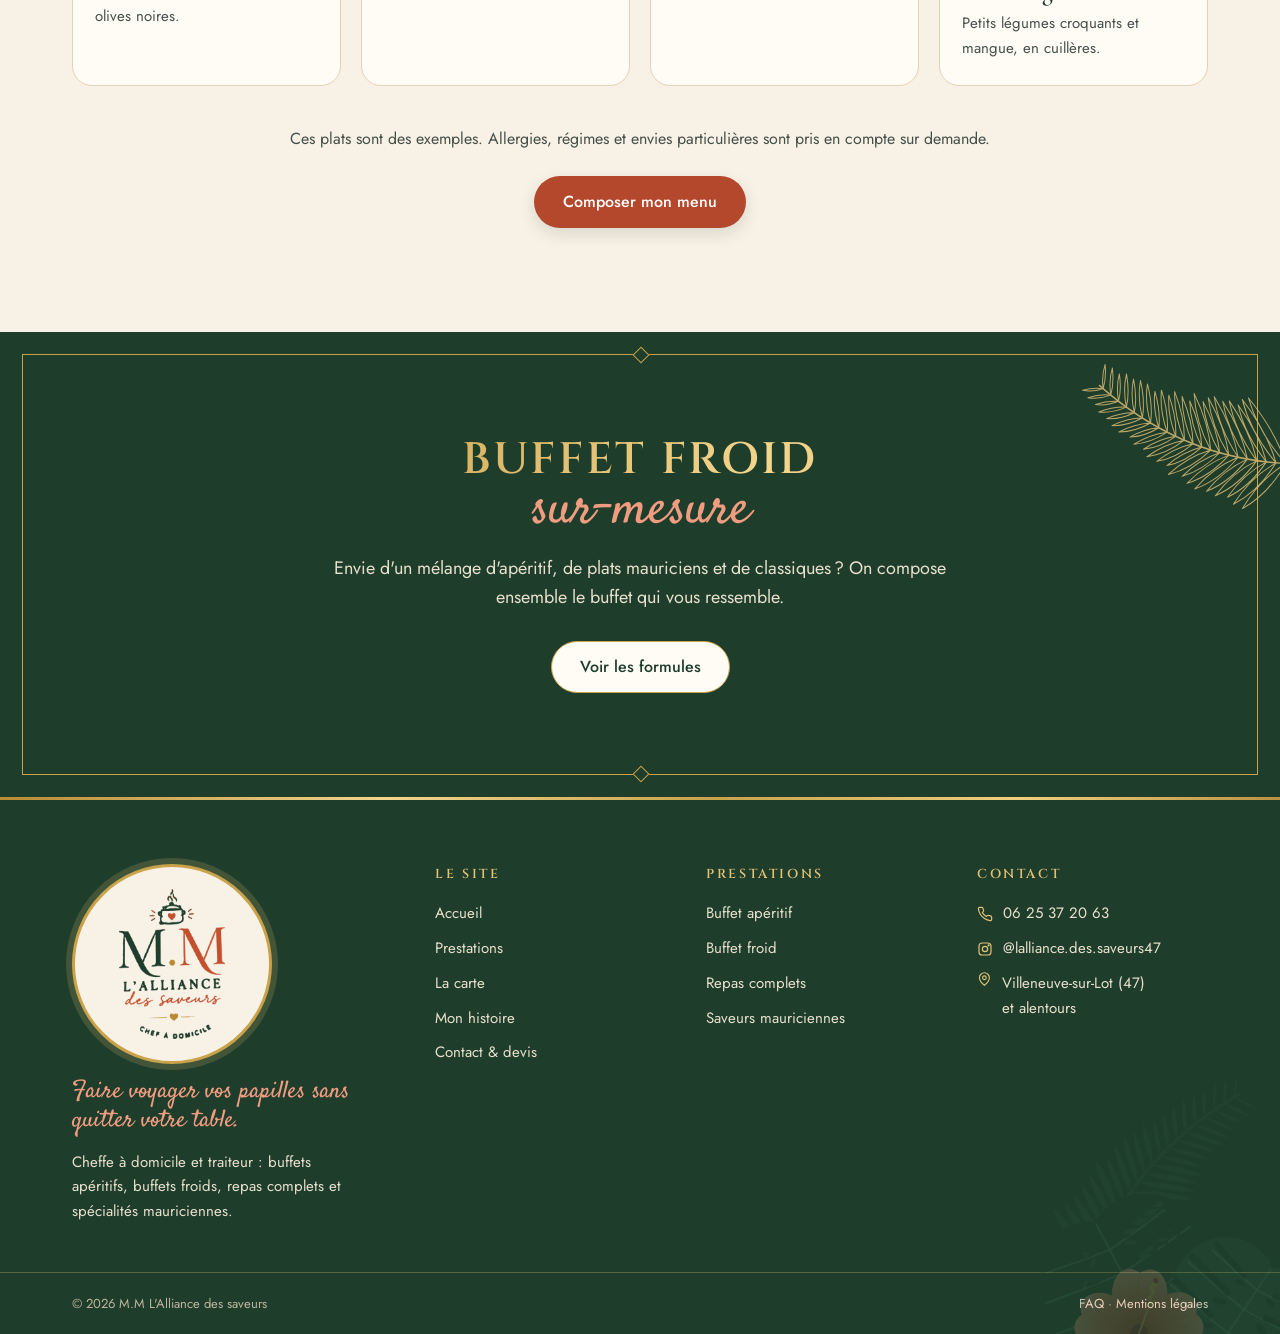
<file: carte.html>
<!doctype html>
<html lang="fr">
<head>
<meta charset="utf-8">
<meta name="viewport" content="width=device-width, initial-scale=1, viewport-fit=cover">
<title>La carte – M.M L'Alliance des saveurs, traiteur Lot-et-Garonne</title>
<meta name="description" content="Toasts, verrines, brochettes, feuilletés et spécialités mauriciennes faits maison : découvrez la carte de L'Alliance des saveurs.">
<meta property="og:type" content="website">
<meta property="og:locale" content="fr_FR">
<meta property="og:site_name" content="M.M L'Alliance des saveurs">
<meta property="og:title" content="La carte – M.M L'Alliance des saveurs, traiteur Lot-et-Garonne">
<meta property="og:description" content="Toasts, verrines, brochettes, feuilletés et spécialités mauriciennes faits maison : découvrez la carte de L'Alliance des saveurs.">
<meta property="og:image" content="https://rapheafezf.github.io/lalliancedessaveur/img/chevre.jpg">
<meta name="twitter:card" content="summary_large_image">
<meta name="theme-color" content="#1F3D2B">
<link rel="preconnect" href="https://fonts.googleapis.com">
<link rel="preconnect" href="https://fonts.gstatic.com" crossorigin>
<link rel="stylesheet" href="https://fonts.googleapis.com/css2?family=Cinzel:wght@500;600;700&family=Cormorant+Garamond:ital,wght@0,500;0,600;0,700;1,500&family=Jost:wght@400;500;600&family=Satisfy&display=swap">
<link rel="stylesheet" href="style.css">
<link rel="stylesheet" href="svg-anim.css">
<script type="application/ld+json">{"@context":"https://schema.org","@type":"FoodEstablishment","name":"M.M L'Alliance des saveurs","description":"Cheffe à domicile et traiteur : buffets apéritifs, buffets froids, repas complets, spécialités mauriciennes et espagnoles.","telephone":"+33625372063","servesCuisine":["Mauricienne","Espagnole","Cuisine du monde"],"address":{"@type":"PostalAddress","addressLocality":"Villeneuve-sur-Lot","postalCode":"47300","addressRegion":"Nouvelle-Aquitaine","addressCountry":"FR"},"areaServed":{"@type":"AdministrativeArea","name":"Lot-et-Garonne"},"founder":{"@type":"Person","name":"Marie-Mélanie","jobTitle":"Cheffe à domicile"},"sameAs":["https://www.instagram.com/lalliance.des.saveurs47/"],"priceRange":"Sur devis"}</script>
</head>
<body>
<a class="skip" href="#contenu">Aller au contenu</a>
<div class="topbar"><div class="wrap">
<span class="tb-place"><svg width="14" height="14" viewBox="0 0 24 24" fill="none" stroke="#E2C277" stroke-width="1.8" stroke-linecap="round" aria-hidden="true"><path d="M20 10c0 6-8 12-8 12S4 16 4 10a8 8 0 0 1 16 0z"/><circle cx="12" cy="10" r="3"/></svg>Villeneuve-sur-Lot · Lot-et-Garonne et alentours</span>
<span><svg width="14" height="14" viewBox="0 0 24 24" fill="none" stroke="#E2C277" stroke-width="1.8" stroke-linecap="round" aria-hidden="true"><path d="M22 16.9v3a2 2 0 0 1-2.2 2 19.8 19.8 0 0 1-8.6-3.1 19.5 19.5 0 0 1-6-6A19.8 19.8 0 0 1 2.1 4.2 2 2 0 0 1 4.1 2h3a2 2 0 0 1 2 1.7c.1.9.4 1.8.7 2.7a2 2 0 0 1-.5 2.1L8 9.8a16 16 0 0 0 6 6l1.3-1.3a2 2 0 0 1 2.1-.4c.9.3 1.8.6 2.7.7a2 2 0 0 1 1.7 2z"/></svg>06 25 37 20 63<span class="tb-extra"> · Devis personnalisé sur demande</span></span>
</div></div>
<header class="site-header"><div class="wrap header-in">
<a class="logo" href="index.html" aria-label="M.M L'Alliance des saveurs, accueil"><img class="logo-img" src="img/logo-word.webp" width="900" height="680" alt="M.M L'Alliance des saveurs"></a>
<div class="header-actions">
<a class="btn btn-primary btn-sm header-cta" href="contact.html">Devis</a>
<button class="menu-btn" type="button" aria-expanded="false" aria-controls="nav" aria-label="Ouvrir le menu"><svg class="ico-open" width="20" height="20" viewBox="0 0 24 24" fill="none" stroke="currentColor" stroke-width="1.8" stroke-linecap="round" aria-hidden="true"><path d="M4 7h16M4 12h16M4 17h10"/></svg><svg class="ico-close" width="20" height="20" viewBox="0 0 24 24" fill="none" stroke="currentColor" stroke-width="1.8" stroke-linecap="round" aria-hidden="true"><path d="M6 6l12 12M18 6 6 18"/></svg></button>
</div>
<nav id="nav" class="nav" aria-label="Navigation principale">
<a href="index.html">Accueil</a><a href="prestations.html">Prestations</a><a href="carte.html" aria-current="page">La carte</a><a href="cheffe.html">Mon histoire</a>
<a class="btn btn-dark btn-sm" href="contact.html">Demander un devis</a>
</nav>
<div class="progress" aria-hidden="true"><span></span></div>
</div></header>
<main id="contenu" tabindex="-1">
<section class="page-hero has-deco">
  <div class="gold-frame" style="background:#1F3D2B"></div>
  <div class="leaf" style="width:300px;height:300px;right:-90px;bottom:-110px;transform:scaleX(-1)" aria-hidden="true"><svg><use href="#bouquet"/></svg></div>
  <div class="leaf hide-sm" style="width:280px;height:250px;left:-60px;top:-40px;transform:rotate(20deg);opacity:.8" aria-hidden="true"><svg><use href="#palm-gold"/></svg></div>
  <div class="wrap over">
    <ol class="crumbs"><li><a href="index.html">Accueil</a></li><li>La carte</li></ol>
    <h1>La carte</h1>
    <span class="script">faire voyager vos papilles</span>
    <p class="lead">Un aperçu de mes créations. Chaque menu est composé avec vous, selon l'occasion et la saison.</p>
  </div>
</section>

<section class="section has-deco">
  <div class="leaf hide-sm" style="width:240px;height:240px;left:-90px;top:120px;transform:rotate(40deg)" aria-hidden="true"><svg><use href="#monstera"/></svg></div>
  <div class="wrap over">
    <div style="display:flex;flex-wrap:wrap;align-items:flex-end;justify-content:space-between;gap:24px;margin-bottom:40px">
      <div class="sec-head" style="margin:0">
        <h2 class="title">L'art de</h2>
        <span class="script">l'apéritif maison</span>
      </div>
      <div class="tabs" role="tablist" aria-label="Catégories de la carte">
        <button class="tab" type="button" role="tab" id="t-apero" aria-controls="apero" aria-selected="true">Apéritif &amp; buffet<span class="tab-count">8</span></button>
        <button class="tab" type="button" role="tab" id="t-maurice" aria-controls="maurice" aria-selected="false" tabindex="-1">Saveurs mauriciennes<span class="tab-count">6</span></button>
        <button class="tab" type="button" role="tab" id="t-monde" aria-controls="monde" aria-selected="false" tabindex="-1">Espagne &amp; monde<span class="tab-count">4</span></button>
      </div>
    </div>

    <div class="filters">
      <span class="filters-label">Filtrer :</span>
      <button type="button" class="chip" id="veg-only" aria-pressed="false"><svg width="16" height="16" viewBox="0 0 24 24" fill="none" stroke="currentColor" stroke-width="1.8" stroke-linecap="round" aria-hidden="true"><path d="M5 19c8 0 14-6 14-14C11 5 5 11 5 19zM5 19 14 10"/></svg>Végétarien uniquement</button>
      <span class="filters-note" id="veg-note" role="status"></span>
    </div>

    <div id="apero" role="tabpanel" aria-labelledby="t-apero" class="grid-4">
      <article class="dish"><img loading="lazy" decoding="async" src="img/chevre.webp" alt="Toasts chèvre, miel et noix"><div class="dish-body"><span class="tag">Végétarien</span><h3>Toasts chèvre, miel &amp; noix</h3><p>Chèvre fondant sur pain grillé, filet de miel et noix concassées.</p></div></article>
      <article class="dish"><img loading="lazy" decoding="async" src="img/poivrons.webp" alt="Toasts poivrons et sobrasada"><div class="dish-body"><h3>Toasts poivrons &amp; sobrasada</h3><p>Tapenade de poivrons rôtis et sobrasada, la touche espagnole.</p></div></article>
      <article class="dish"><img loading="lazy" decoding="async" src="img/lentilles.webp" alt="Verrines de salade de lentilles"><div class="dish-body"><h3>Verrines de lentilles</h3><p>Salade de lentilles, petits légumes et touche croustillante.</p></div></article>
      <article class="dish"><img loading="lazy" decoding="async" src="img/saumon.webp" alt="Verrines crevettes et avocat"><div class="dish-body"><h3>Verrines crevettes &amp; avocat</h3><p>Crème d'avocat, mousse légère et crevettes.</p></div></article>
      <article class="dish"><img loading="lazy" decoding="async" src="img/brochettes.webp" alt="Brochettes charcuterie, tomates et olives"><div class="dish-body"><h3>Brochettes charcuterie, tomates &amp; olives</h3><p>Chorizo, tomates cerises et olives noires.</p></div></article>
      <article class="dish"><img loading="lazy" decoding="async" src="img/feuilletes.webp" alt="Feuilletés à la viande"><div class="dish-body"><h3>Feuilletés à la viande</h3><p>Croustillants de pâte fine garnis de viande épicée.</p></div></article>
      <article class="dish"><img loading="lazy" decoding="async" src="img/sandwichs.webp" alt="Sandwichs au surimi"><div class="dish-body"><h3>Sandwichs au surimi</h3><p>Petits sandwichs moelleux, surimi et herbes fraîches.</p></div></article>
      <article class="dish"><img loading="lazy" decoding="async" src="img/mangue.webp" alt="Tartares fraîcheur à la mangue"><div class="dish-body"><span class="tag">Végétarien</span><h3>Tartares fraîcheur à la mangue</h3><p>Petits légumes croquants et mangue, en cuillères.</p></div></article>
    </div>

    <div id="maurice" role="tabpanel" aria-labelledby="t-maurice" class="grid-3" hidden>
      <article class="dish"><div class="ph"><svg width="56" height="56" aria-hidden="true"><use href="#hibiscus"/></svg><span class="script">Maurice</span></div><div class="dish-body"><h3>Rougail saucisses</h3><p>Saucisses mijotées en sauce tomate, oignons, ail, thym et piment doux.</p></div></article>
      <article class="dish"><div class="ph"><svg width="56" height="56" aria-hidden="true"><use href="#hibiscus"/></svg><span class="script">Maurice</span></div><div class="dish-body"><h3>Cari de poulet</h3><p>Poulet mijoté aux épices, curcuma et feuilles de cari, riz blanc.</p></div></article>
      <article class="dish"><div class="ph"><svg width="56" height="56" aria-hidden="true"><use href="#hibiscus"/></svg><span class="script">Maurice</span></div><div class="dish-body"><h3>Gâteaux piments</h3><p>Petits beignets croustillants de pois cassés, parfaits à l'apéritif.</p></div></article>
      <article class="dish"><div class="ph"><svg width="56" height="56" aria-hidden="true"><use href="#hibiscus"/></svg><span class="script">Maurice</span></div><div class="dish-body"><span class="tag">Végétarien</span><h3>Achards de légumes</h3><p>Légumes croquants marinés au curcuma, à la moutarde et au piment.</p></div></article>
      <article class="dish"><div class="ph"><svg width="56" height="56" aria-hidden="true"><use href="#hibiscus"/></svg><span class="script">Maurice</span></div><div class="dish-body"><h3>Mine frit</h3><p>Nouilles sautées aux légumes et au poulet, façon street-food mauricienne.</p></div></article>
      <article class="dish"><div class="ph"><svg width="56" height="56" aria-hidden="true"><use href="#hibiscus"/></svg><span class="script">Maurice</span></div><div class="dish-body"><span class="tag">Végétarien</span><h3>Gâteau patate douce</h3><p>Douceur à la patate douce et à la noix de coco.</p></div></article>
    </div>

    <div id="monde" role="tabpanel" aria-labelledby="t-monde" class="grid-4" hidden>
      <article class="dish"><div class="ph"><svg width="56" height="56" aria-hidden="true"><use href="#palm-gold"/></svg><span class="script">Espagne</span></div><div class="dish-body"><span class="tag">Végétarien</span><h3>Tortilla de patatas</h3><p>L'omelette espagnole aux pommes de terre et oignons fondants.</p></div></article>
      <article class="dish"><div class="ph"><svg width="56" height="56" aria-hidden="true"><use href="#palm-gold"/></svg><span class="script">Espagne</span></div><div class="dish-body"><h3>Croquetas</h3><p>Croquettes crémeuses au jambon, panure croustillante.</p></div></article>
      <article class="dish"><div class="ph"><svg width="56" height="56" aria-hidden="true"><use href="#palm-gold"/></svg><span class="script">Espagne</span></div><div class="dish-body"><span class="tag">Végétarien</span><h3>Pan con tomate</h3><p>Pain grillé, tomate fraîche, huile d'olive et fleur de sel.</p></div></article>
      <article class="dish"><div class="ph"><svg width="56" height="56" aria-hidden="true"><use href="#palm-gold"/></svg><span class="script">Monde</span></div><div class="dish-body"><h3>Mini-burgers maison</h3><p>Petits pains briochés, garnitures au choix pour vos buffets.</p></div></article>
    </div>

    <p style="text-align:center;margin-top:40px;color:var(--muted)">Ces plats sont des exemples. Allergies, régimes et envies particulières sont pris en compte sur demande.</p>
    <div style="display:flex;justify-content:center;margin-top:24px"><a class="btn btn-primary" href="contact.html">Composer mon menu</a></div>
  </div>
</section>

<section class="section bg-green has-deco">
  <div class="gold-frame" style="background:#1F3D2B"></div>
  <div class="leaf hide-sm" style="width:260px;height:240px;right:-50px;top:-30px;transform:rotate(200deg);opacity:.8" aria-hidden="true"><svg><use href="#palm-gold"/></svg></div>
  <div class="wrap over" style="text-align:center">
    <h2 class="title">Buffet froid</h2>
    <span class="script" style="display:block;font-size:clamp(36px,4.6vw,52px)">sur-mesure</span>
    <p class="lead" style="margin:14px auto 0">Envie d'un mélange d'apéritif, de plats mauriciens et de classiques ? On compose ensemble le buffet qui vous ressemble.</p>
    <div style="display:flex;justify-content:center;margin-top:28px"><a class="btn btn-light" href="prestations.html#formules">Voir les formules</a></div>
  </div>
</section>

</main>
<footer class="site-footer">
<div class="foot-leaf" aria-hidden="true"><svg><use href="#bouquet"/></svg></div>
<div class="wrap footer-grid">
<div>
<a class="logo logo-medal" href="index.html" aria-label="M.M L'Alliance des saveurs, accueil"><img src="img/logo-full.webp" width="631" height="900" alt="M.M L'Alliance des saveurs, chef à domicile"></a>
<p class="foot-tag">Faire voyager vos papilles sans quitter votre table.</p>
<p style="margin-top:14px;max-width:34ch">Cheffe à domicile et traiteur : buffets apéritifs, buffets froids, repas complets et spécialités mauriciennes.</p>
</div>
<div><h3>Le site</h3><ul>
<li><a href="index.html">Accueil</a></li><li><a href="prestations.html">Prestations</a></li><li><a href="carte.html">La carte</a></li><li><a href="cheffe.html">Mon histoire</a></li><li><a href="contact.html">Contact &amp; devis</a></li>
</ul></div>
<div><h3>Prestations</h3><ul>
<li><a href="prestations.html#buffet-aperitif">Buffet apéritif</a></li><li><a href="prestations.html#buffet-froid">Buffet froid</a></li><li><a href="prestations.html#repas">Repas complets</a></li><li><a href="prestations.html#maurice">Saveurs mauriciennes</a></li>
</ul></div>
<div><h3>Contact</h3><ul>
<li style="display:flex;gap:10px;align-items:center"><svg width="16" height="16" viewBox="0 0 24 24" fill="none" stroke="#E2C277" stroke-width="1.8" stroke-linecap="round" aria-hidden="true"><path d="M22 16.9v3a2 2 0 0 1-2.2 2 19.8 19.8 0 0 1-8.6-3.1 19.5 19.5 0 0 1-6-6A19.8 19.8 0 0 1 2.1 4.2 2 2 0 0 1 4.1 2h3a2 2 0 0 1 2 1.7c.1.9.4 1.8.7 2.7a2 2 0 0 1-.5 2.1L8 9.8a16 16 0 0 0 6 6l1.3-1.3a2 2 0 0 1 2.1-.4c.9.3 1.8.6 2.7.7a2 2 0 0 1 1.7 2z"/></svg>06 25 37 20 63</li>
<li><a href="https://www.instagram.com/lalliance.des.saveurs47/" style="display:flex;gap:10px;align-items:center"><svg width="16" height="16" viewBox="0 0 24 24" fill="none" stroke="#E2C277" stroke-width="1.8" stroke-linecap="round" aria-hidden="true"><rect x="3" y="3" width="18" height="18" rx="5"/><circle cx="12" cy="12" r="4"/><circle cx="17.5" cy="6.5" r=".8" fill="#E2C277"/></svg>@lalliance.des.saveurs47</a></li>
<li style="display:flex;gap:10px;align-items:flex-start"><svg width="16" height="16" viewBox="0 0 24 24" fill="none" stroke="#E2C277" stroke-width="1.8" stroke-linecap="round" aria-hidden="true"><path d="M20 10c0 6-8 12-8 12S4 16 4 10a8 8 0 0 1 16 0z"/><circle cx="12" cy="10" r="3"/></svg>Villeneuve-sur-Lot (47) et alentours</li>
</ul></div>
</div>
<div class="foot-bottom"><div class="wrap"><span>© <span id="year">2026</span> M.M L'Alliance des saveurs</span><span><a href="contact.html#faq">FAQ</a> · <a href="mentions-legales.html">Mentions légales</a></span></div></div>
</footer>
<div class="toast" role="status" aria-live="polite"></div>
<div class="nav-scrim" hidden></div>
<div class="lightbox" hidden role="dialog" aria-modal="true" aria-label="Photo agrandie"><button type="button" class="lb-close" aria-label="Fermer la photo"><svg width="22" height="22" viewBox="0 0 24 24" fill="none" stroke="currentColor" stroke-width="2" stroke-linecap="round" aria-hidden="true"><path d="M6 6l12 12M18 6 6 18"/></svg></button><figure><img alt=""><figcaption></figcaption></figure></div>
<button type="button" class="to-top" aria-label="Revenir en haut de la page" hidden><svg width="20" height="20" viewBox="0 0 24 24" fill="none" stroke="currentColor" stroke-width="2" stroke-linecap="round" aria-hidden="true"><path d="M12 19V5M6 11l6-6 6 6"/></svg></button>
<div class="fab">
<a class="wa" href="https://wa.me/33625372063?text=Bonjour%2C%20je%20vous%20contacte%20depuis%20votre%20site%20L%27Alliance%20des%20saveurs%20pour%20un%20devis." target="_blank" rel="noopener" aria-label="Écrire sur WhatsApp au 06 25 37 20 63"><svg width="24" height="24" viewBox="0 0 24 24" fill="none" stroke="#E2C277" stroke-width="1.8" stroke-linecap="round" stroke-linejoin="round" aria-hidden="true"><path d="M3 21l1.6-4.7A8.5 8.5 0 1 1 8 19.6L3 21z"/><path d="M9 9.5c0 3 2.5 5.5 5.5 5.5l1-1.5-2-1-1 1c-1-.5-1.5-1-2-2l1-1-1-2-1.5 1z" fill="#E2C277" stroke="none"/></svg>WhatsApp</a>
<a class="call" href="tel:+33625372063" aria-label="Appeler le 06 25 37 20 63"><svg width="22" height="22" viewBox="0 0 24 24" fill="none" stroke="#FFFFFF" stroke-width="1.8" stroke-linecap="round" aria-hidden="true"><path d="M22 16.9v3a2 2 0 0 1-2.2 2 19.8 19.8 0 0 1-8.6-3.1 19.5 19.5 0 0 1-6-6A19.8 19.8 0 0 1 2.1 4.2 2 2 0 0 1 4.1 2h3a2 2 0 0 1 2 1.7c.1.9.4 1.8.7 2.7a2 2 0 0 1-.5 2.1L8 9.8a16 16 0 0 0 6 6l1.3-1.3a2 2 0 0 1 2.1-.4c.9.3 1.8.6 2.7.7a2 2 0 0 1 1.7 2z"/></svg><span>Appeler</span></a>
</div>
<script src="app.js"></script>
<script src="svg-anim.js"></script>
</body>
</html>
</file>
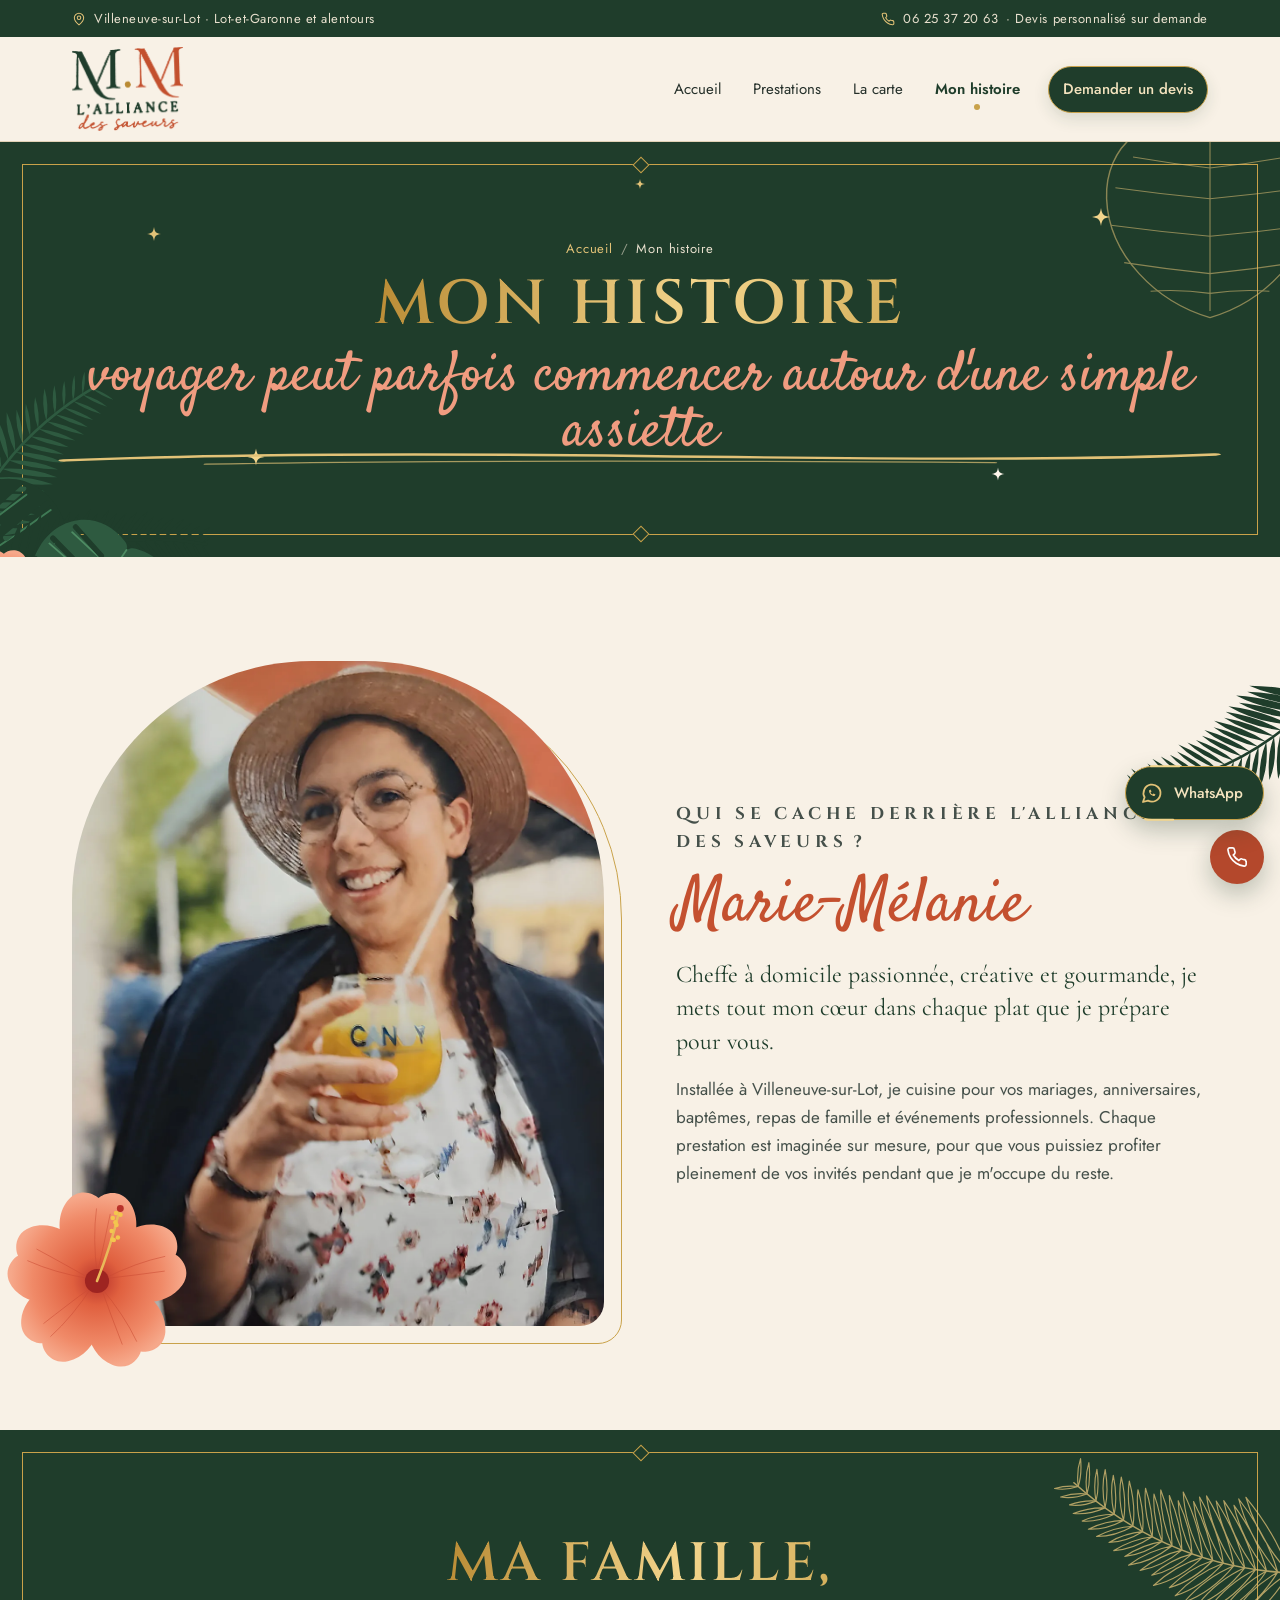
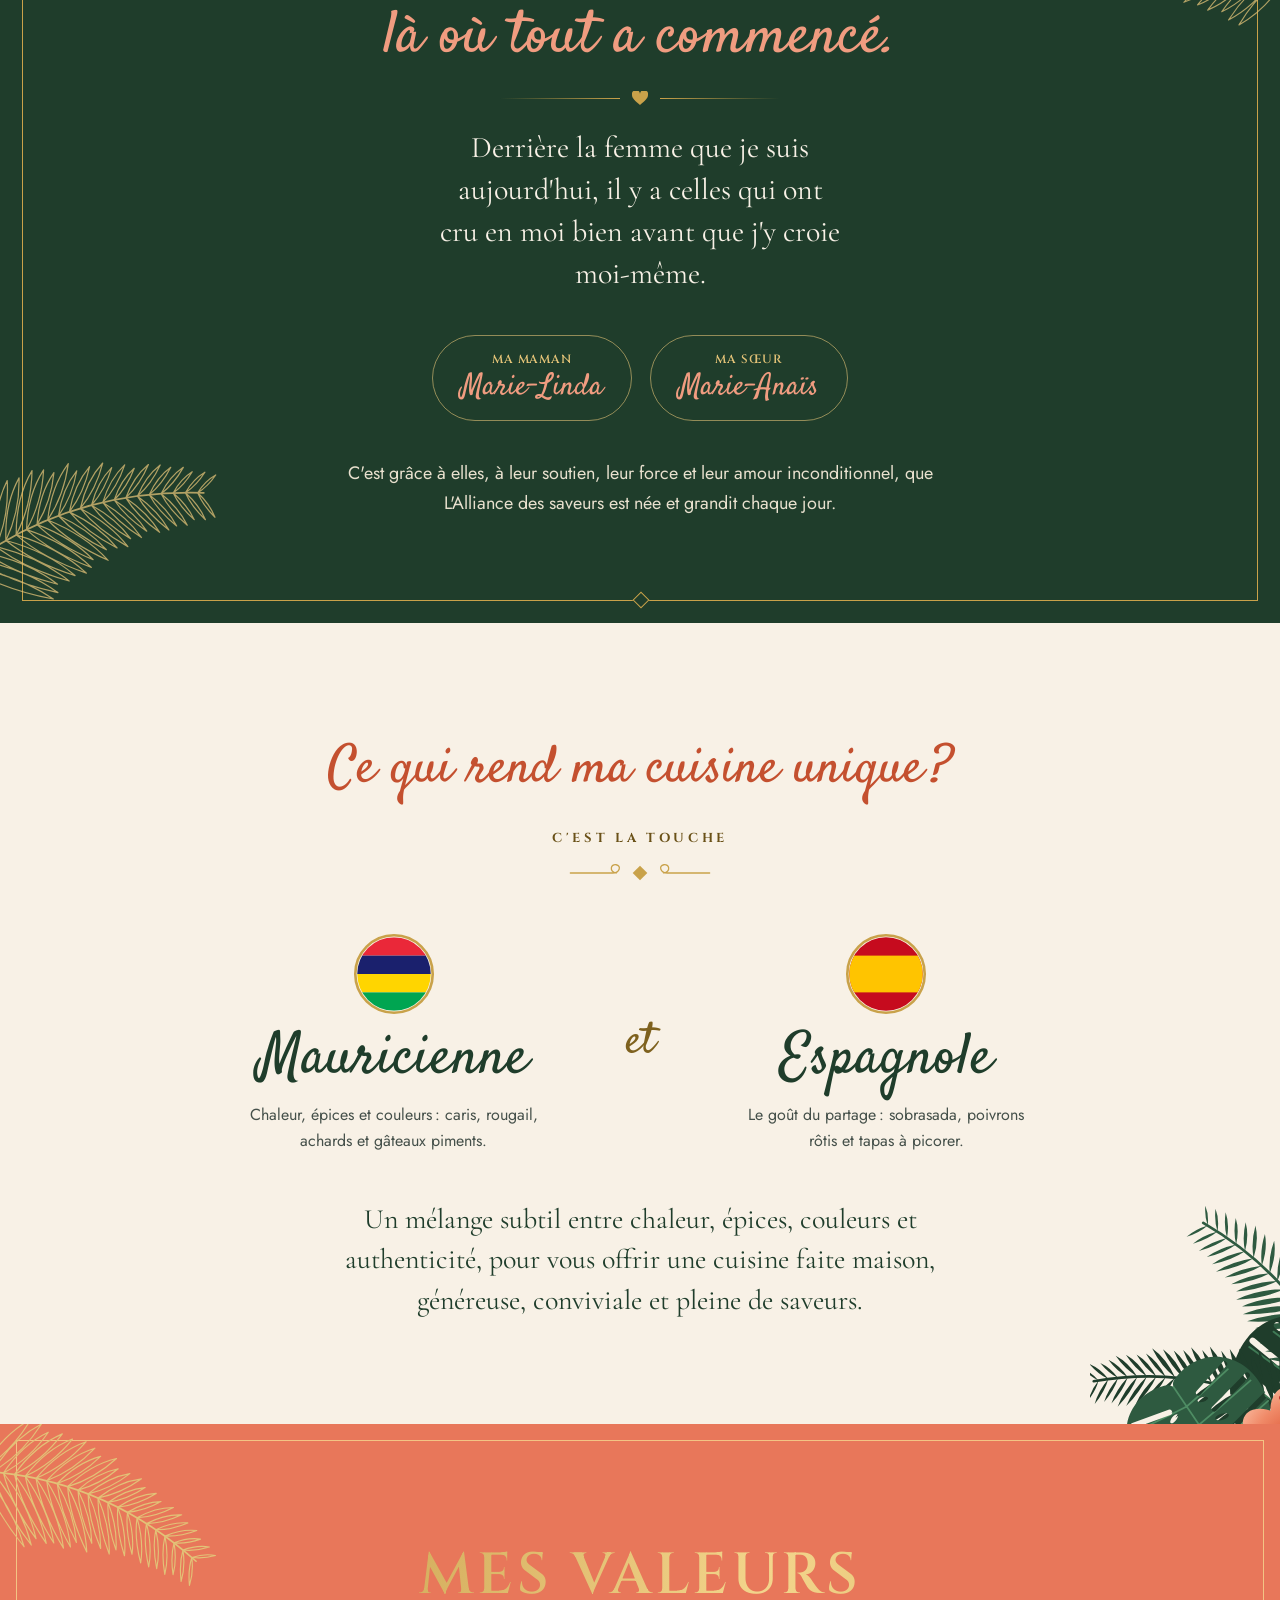
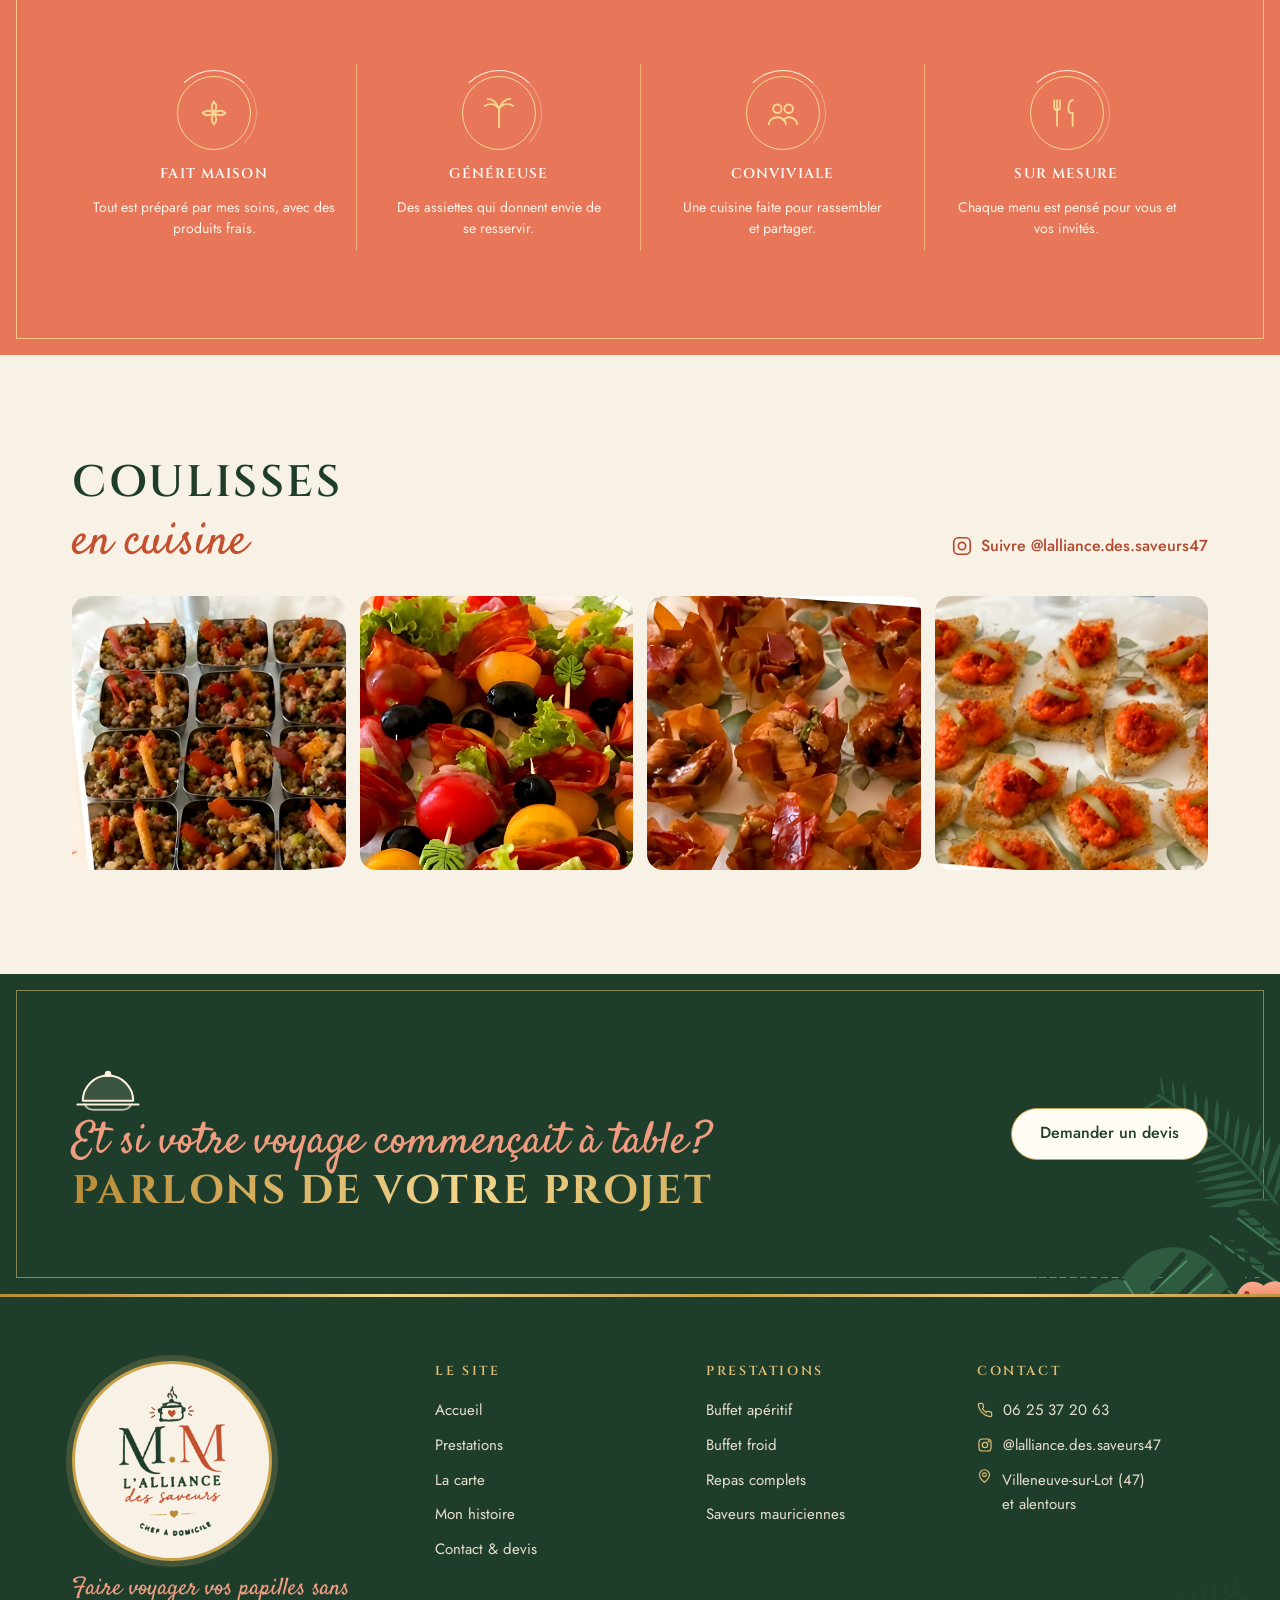
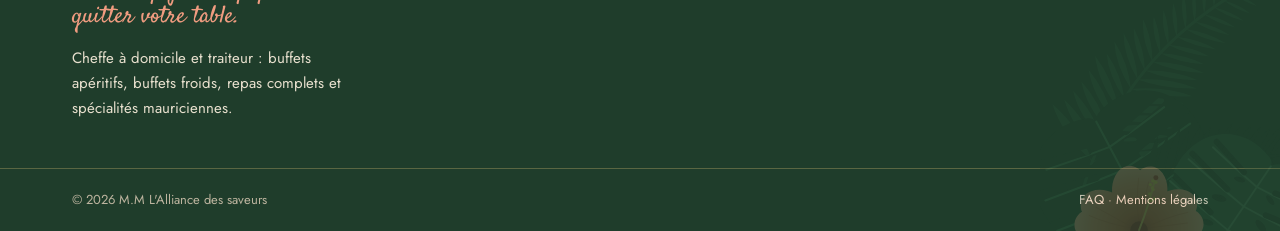
<file: cheffe.html>
<!doctype html>
<html lang="fr">
<head>
<meta charset="utf-8">
<meta name="viewport" content="width=device-width, initial-scale=1, viewport-fit=cover">
<title>Mon histoire – Marie-Mélanie, M.M L'Alliance des saveurs</title>
<meta name="description" content="Qui se cache derrière L'Alliance des saveurs ? Marie-Mélanie, cheffe à domicile passionnée, et la famille qui a cru en elle.">
<meta property="og:type" content="website">
<meta property="og:locale" content="fr_FR">
<meta property="og:site_name" content="M.M L'Alliance des saveurs">
<meta property="og:title" content="Mon histoire – Marie-Mélanie, M.M L'Alliance des saveurs">
<meta property="og:description" content="Qui se cache derrière L'Alliance des saveurs ? Marie-Mélanie, cheffe à domicile passionnée, et la famille qui a cru en elle.">
<meta property="og:image" content="https://rapheafezf.github.io/lalliancedessaveur/img/chevre.jpg">
<meta name="twitter:card" content="summary_large_image">
<meta name="theme-color" content="#1F3D2B">
<link rel="preconnect" href="https://fonts.googleapis.com">
<link rel="preconnect" href="https://fonts.gstatic.com" crossorigin>
<link rel="stylesheet" href="https://fonts.googleapis.com/css2?family=Cinzel:wght@500;600;700&family=Cormorant+Garamond:ital,wght@0,500;0,600;0,700;1,500&family=Jost:wght@400;500;600&family=Satisfy&display=swap">
<link rel="stylesheet" href="style.css">
<link rel="stylesheet" href="svg-anim.css">
<script type="application/ld+json">{"@context":"https://schema.org","@type":"FoodEstablishment","name":"M.M L'Alliance des saveurs","description":"Cheffe à domicile et traiteur : buffets apéritifs, buffets froids, repas complets, spécialités mauriciennes et espagnoles.","telephone":"+33625372063","servesCuisine":["Mauricienne","Espagnole","Cuisine du monde"],"address":{"@type":"PostalAddress","addressLocality":"Villeneuve-sur-Lot","postalCode":"47300","addressRegion":"Nouvelle-Aquitaine","addressCountry":"FR"},"areaServed":{"@type":"AdministrativeArea","name":"Lot-et-Garonne"},"founder":{"@type":"Person","name":"Marie-Mélanie","jobTitle":"Cheffe à domicile"},"sameAs":["https://www.instagram.com/lalliance.des.saveurs47/"],"priceRange":"Sur devis"}</script>
</head>
<body>
<a class="skip" href="#contenu">Aller au contenu</a>
<div class="topbar"><div class="wrap">
<span class="tb-place"><svg width="14" height="14" viewBox="0 0 24 24" fill="none" stroke="#E2C277" stroke-width="1.8" stroke-linecap="round" aria-hidden="true"><path d="M20 10c0 6-8 12-8 12S4 16 4 10a8 8 0 0 1 16 0z"/><circle cx="12" cy="10" r="3"/></svg>Villeneuve-sur-Lot · Lot-et-Garonne et alentours</span>
<span><svg width="14" height="14" viewBox="0 0 24 24" fill="none" stroke="#E2C277" stroke-width="1.8" stroke-linecap="round" aria-hidden="true"><path d="M22 16.9v3a2 2 0 0 1-2.2 2 19.8 19.8 0 0 1-8.6-3.1 19.5 19.5 0 0 1-6-6A19.8 19.8 0 0 1 2.1 4.2 2 2 0 0 1 4.1 2h3a2 2 0 0 1 2 1.7c.1.9.4 1.8.7 2.7a2 2 0 0 1-.5 2.1L8 9.8a16 16 0 0 0 6 6l1.3-1.3a2 2 0 0 1 2.1-.4c.9.3 1.8.6 2.7.7a2 2 0 0 1 1.7 2z"/></svg>06 25 37 20 63<span class="tb-extra"> · Devis personnalisé sur demande</span></span>
</div></div>
<header class="site-header"><div class="wrap header-in">
<a class="logo" href="index.html" aria-label="M.M L'Alliance des saveurs, accueil"><img class="logo-img" src="img/logo-word.webp" width="900" height="680" alt="M.M L'Alliance des saveurs"></a>
<div class="header-actions">
<a class="btn btn-primary btn-sm header-cta" href="contact.html">Devis</a>
<button class="menu-btn" type="button" aria-expanded="false" aria-controls="nav" aria-label="Ouvrir le menu"><svg class="ico-open" width="20" height="20" viewBox="0 0 24 24" fill="none" stroke="currentColor" stroke-width="1.8" stroke-linecap="round" aria-hidden="true"><path d="M4 7h16M4 12h16M4 17h10"/></svg><svg class="ico-close" width="20" height="20" viewBox="0 0 24 24" fill="none" stroke="currentColor" stroke-width="1.8" stroke-linecap="round" aria-hidden="true"><path d="M6 6l12 12M18 6 6 18"/></svg></button>
</div>
<nav id="nav" class="nav" aria-label="Navigation principale">
<a href="index.html">Accueil</a><a href="prestations.html">Prestations</a><a href="carte.html">La carte</a><a href="cheffe.html" aria-current="page">Mon histoire</a>
<a class="btn btn-dark btn-sm" href="contact.html">Demander un devis</a>
</nav>
<div class="progress" aria-hidden="true"><span></span></div>
</div></header>
<main id="contenu" tabindex="-1">
<section class="page-hero has-deco">
  <div class="gold-frame" style="background:#1F3D2B"></div>
  <div class="leaf" style="width:300px;height:300px;left:-90px;bottom:-110px" aria-hidden="true"><svg><use href="#bouquet"/></svg></div>
  <div class="leaf hide-sm" style="width:220px;height:220px;right:-40px;top:-40px;opacity:.55" aria-hidden="true"><svg><use href="#monstera-gold"/></svg></div>
  <div class="wrap over">
    <ol class="crumbs"><li><a href="index.html">Accueil</a></li><li>Mon histoire</li></ol>
    <h1>Mon histoire</h1>
    <span class="script">voyager peut parfois commencer autour d'une simple assiette</span>
  </div>
</section>

<!-- CHAPITRE 1 : QUI -->
<section class="section has-deco">
  <div class="leaf hide-sm" style="width:260px;height:240px;right:-80px;top:60px;transform:rotate(150deg)" aria-hidden="true"><svg><use href="#palm"/></svg></div>
  <div class="wrap over">
    <div class="split">
      <div class="split-img arch"><img loading="lazy" decoding="async" src="img/cheffe.webp" alt="Marie-Mélanie, cheffe de L'Alliance des saveurs, souriante, chapeau de paille"><div class="leaf" style="width:190px;height:190px;left:-70px;bottom:-50px" aria-hidden="true"><svg><use href="#hibiscus"/></svg></div></div>
      <div class="split-text">
        <p class="eyebrow">Qui se cache derrière L'Alliance des saveurs ?</p>
        <h2><span class="script" style="font-size:1.4em">Marie-Mélanie</span></h2>
        <p style="font-family:var(--f-serif);font-size:24px;line-height:1.4;color:var(--green)">Cheffe à domicile passionnée, créative et gourmande, je mets tout mon cœur dans chaque plat que je prépare pour vous.</p>
        <p>Installée à Villeneuve-sur-Lot, je cuisine pour vos mariages, anniversaires, baptêmes, repas de famille et événements professionnels. Chaque prestation est imaginée sur mesure, pour que vous puissiez profiter pleinement de vos invités pendant que je m'occupe du reste.</p>
      </div>
    </div>
  </div>
</section>

<!-- CHAPITRE 2 : LA FAMILLE -->
<section class="section bg-green has-deco" aria-labelledby="famille-t">
  <div class="gold-frame" style="background:#1F3D2B"></div>
  <div class="leaf" style="width:320px;height:290px;left:-80px;bottom:-60px;transform:rotate(-20deg);opacity:.75" aria-hidden="true"><svg><use href="#palm-gold"/></svg></div>
  <div class="leaf hide-sm" style="width:300px;height:270px;right:-60px;top:-40px;transform:rotate(200deg);opacity:.75" aria-hidden="true"><svg><use href="#palm-gold"/></svg></div>
  <div class="wrap narrow over" style="text-align:center;display:flex;flex-direction:column;align-items:center;gap:14px">
    <h2 id="famille-t" class="title" style="font-size:clamp(34px,4.6vw,54px)">Ma famille,</h2>
    <span class="script" style="font-size:clamp(38px,5vw,60px);line-height:1.1">là où tout a commencé.</span>
    <div class="heart-rule" style="margin-top:6px"><svg width="16" height="14" viewBox="0 0 24 21" aria-hidden="true"><path d="M12 21C5 15 0 11 0 6a6 6 0 0 1 12-2 6 6 0 0 1 12 2c0 5-5 9-12 15z" fill="currentColor"/></svg></div>
    <p style="font-family:var(--f-serif);font-size:clamp(22px,2.6vw,30px);line-height:1.4;color:var(--cream);max-width:30ch;margin-top:8px">Derrière la femme que je suis aujourd'hui, il y a celles qui ont cru en moi bien avant que j'y croie moi-même.</p>
    <ul style="list-style:none;margin:26px 0 0;padding:0;display:flex;flex-wrap:wrap;justify-content:center;gap:18px">
      <li style="border:1px solid rgba(226,194,119,.6);border-radius:999px;padding:14px 28px;display:flex;flex-direction:column;align-items:center"><span class="caps" style="font-size:12px;color:var(--gold-l)">Ma maman</span><span class="script" style="font-size:30px;line-height:1.2">Marie-Linda</span></li>
      <li style="border:1px solid rgba(226,194,119,.6);border-radius:999px;padding:14px 28px;display:flex;flex-direction:column;align-items:center"><span class="caps" style="font-size:12px;color:var(--gold-l)">Ma sœur</span><span class="script" style="font-size:30px;line-height:1.2">Marie-Anaïs</span></li>
    </ul>
    <p class="lead" style="margin-top:24px;max-width:56ch">C'est grâce à elles, à leur soutien, leur force et leur amour inconditionnel, que L'Alliance des saveurs est née et grandit chaque jour.</p>
  </div>
</section>

<!-- CHAPITRE 3 : LA CUISINE -->
<section class="section has-deco">
  <div class="leaf hide-sm" style="width:300px;height:300px;right:-110px;bottom:-80px;transform:scaleX(-1)" aria-hidden="true"><svg><use href="#bouquet"/></svg></div>
  <div class="wrap over">
    <div class="sec-head center">
      <span class="script" style="font-size:clamp(36px,4.6vw,52px)">Ce qui rend ma cuisine unique ?</span>
      <p class="eyebrow" style="margin-top:6px">C'est la touche</p>
    </div>
    <div style="display:flex;flex-wrap:wrap;justify-content:center;gap:20px 28px;align-items:center;max-width:900px;margin:0 auto">
      <div style="flex:1 1 260px;min-width:0;text-align:center;display:flex;flex-direction:column;align-items:center;gap:14px">
        <svg width="84" height="84" viewBox="0 0 64 64" role="img" aria-label="Drapeau de Maurice"><defs><clipPath id="cm3"><circle cx="32" cy="32" r="28"/></clipPath></defs><g clip-path="url(#cm3)"><rect y="4" width="64" height="14" fill="#EA2839"/><rect y="18" width="64" height="14" fill="#1A206D"/><rect y="32" width="64" height="14" fill="#FFD500"/><rect y="46" width="64" height="14" fill="#00A551"/></g><circle cx="32" cy="32" r="29.5" fill="none" stroke="#C9A24A" stroke-width="2"/></svg>
        <span class="script" style="font-size:clamp(40px,5vw,58px);color:var(--green);line-height:1">Mauricienne</span>
        <p style="color:var(--muted);max-width:30ch">Chaleur, épices et couleurs : caris, rougail, achards et gâteaux piments.</p>
      </div>
      <span class="script" style="font-size:44px;color:var(--gold-d)">et</span>
      <div style="flex:1 1 260px;min-width:0;text-align:center;display:flex;flex-direction:column;align-items:center;gap:14px">
        <svg width="84" height="84" viewBox="0 0 64 64" role="img" aria-label="Drapeau de l'Espagne"><defs><clipPath id="ce3"><circle cx="32" cy="32" r="28"/></clipPath></defs><g clip-path="url(#ce3)"><rect width="64" height="64" fill="#C60B1E"/><rect y="18" width="64" height="28" fill="#FFC400"/></g><circle cx="32" cy="32" r="29.5" fill="none" stroke="#C9A24A" stroke-width="2"/></svg>
        <span class="script" style="font-size:clamp(40px,5vw,58px);color:var(--green);line-height:1">Espagnole</span>
        <p style="color:var(--muted);max-width:30ch">Le goût du partage : sobrasada, poivrons rôtis et tapas à picorer.</p>
      </div>
    </div>
    <p style="text-align:center;max-width:52ch;margin:44px auto 0;font-family:var(--f-serif);font-size:clamp(22px,2.4vw,28px);line-height:1.45;color:var(--green)">Un mélange subtil entre chaleur, épices, couleurs et authenticité, pour vous offrir une cuisine faite maison, généreuse, conviviale et pleine de saveurs.</p>
  </div>
</section>

<!-- CHAPITRE 4 : VALEURS -->
<section class="section bg-coral framed has-deco">
  <div class="leaf" style="width:300px;height:270px;left:-70px;top:-40px;transform:rotate(20deg)" aria-hidden="true"><svg><use href="#palm-gold"/></svg></div>
  <div class="wrap over" style="text-align:center">
    <h2 class="caps foil" style="font-size:clamp(34px,5vw,58px);letter-spacing:.06em">Mes valeurs</h2>
    <ul class="values" style="margin-top:40px">
      <li><span class="ring"><svg width="34" height="34" viewBox="0 0 24 24" fill="none" stroke="#F7D78F" stroke-width="1.3" stroke-linecap="round" aria-hidden="true"><path d="M12 12c-2-3-2-6 0-8 2 2 2 5 0 8zM12 12c3-2 6-2 8 0-2 2-5 2-8 0zM12 12c2 3 2 6 0 8-2-2-2-5 0-8zM12 12c-3 2-6 2-8 0 2-2 5-2 8 0z"/></svg></span><span class="caps">Fait maison</span><p>Tout est préparé par mes soins, avec des produits frais.</p></li>
      <li><span class="ring"><svg width="34" height="34" viewBox="0 0 24 24" fill="none" stroke="#F7D78F" stroke-width="1.3" stroke-linecap="round" aria-hidden="true"><path d="M12 22V9M12 9C9 5 5 5 2 7M12 9c3-4 7-4 10-2M12 9C10 4 7 2 4 2M12 9c2-5 5-7 8-7"/></svg></span><span class="caps">Généreuse</span><p>Des assiettes qui donnent envie de se resservir.</p></li>
      <li><span class="ring"><svg width="34" height="34" viewBox="0 0 24 24" fill="none" stroke="#F7D78F" stroke-width="1.3" stroke-linecap="round" aria-hidden="true"><circle cx="8" cy="9" r="3"/><circle cx="16" cy="9" r="3"/><path d="M2 20c0-3 3-5 6-5s6 2 6 5M12 17c1-1 2.5-2 4-2 3 0 6 2 6 5"/></svg></span><span class="caps">Conviviale</span><p>Une cuisine faite pour rassembler et partager.</p></li>
      <li><span class="ring"><svg width="34" height="34" viewBox="0 0 24 24" fill="none" stroke="#F7D78F" stroke-width="1.3" stroke-linecap="round" aria-hidden="true"><path d="M5 3v18M3 3v5a2 2 0 0 0 4 0V3M16 3c-2 0-3 3-3 6s1 3 3 3v9"/></svg></span><span class="caps">Sur mesure</span><p>Chaque menu est pensé pour vous et vos invités.</p></li>
    </ul>
  </div>
</section>

<!-- CHAPITRE 5 : COULISSES -->
<section class="section">
  <div class="wrap">
    <div style="display:flex;flex-wrap:wrap;align-items:flex-end;justify-content:space-between;gap:16px;margin-bottom:28px">
      <div class="sec-head" style="margin:0"><h2 class="title">Coulisses</h2><span class="script">en cuisine</span></div>
      <a class="link-arrow" href="https://www.instagram.com/lalliance.des.saveurs47/" style="color:var(--terra)"><svg width="22" height="22" viewBox="0 0 24 24" fill="none" stroke="currentColor" stroke-width="1.8" stroke-linecap="round" aria-hidden="true"><rect x="3" y="3" width="18" height="18" rx="5"/><circle cx="12" cy="12" r="4"/></svg>Suivre @lalliance.des.saveurs47</a>
    </div>
    <div class="gallery">
      <img loading="lazy" decoding="async" src="img/lentilles.webp" alt="Verrines de lentilles">
      <img loading="lazy" decoding="async" src="img/brochettes.webp" alt="Brochettes de charcuterie">
      <img loading="lazy" decoding="async" src="img/feuilletes.webp" alt="Feuilletés à la viande">
      <img loading="lazy" decoding="async" src="img/poivrons.webp" alt="Toasts poivrons et sobrasada">
    </div>
  </div>
</section>

<section class="cta-band bg-green framed has-deco">
  <div class="leaf hide-sm" style="width:340px;height:340px;right:-90px;bottom:-120px;transform:scaleX(-1)" aria-hidden="true"><svg><use href="#bouquet"/></svg></div>
  <div class="wrap over">
    <div><span class="script" style="color:var(--rose)">Et si votre voyage commençait à table ?</span><h2 class="foil">Parlons de votre projet</h2></div>
    <div class="actions"><a class="btn btn-light" href="contact.html">Demander un devis</a></div>
  </div>
</section>

</main>
<footer class="site-footer">
<div class="foot-leaf" aria-hidden="true"><svg><use href="#bouquet"/></svg></div>
<div class="wrap footer-grid">
<div>
<a class="logo logo-medal" href="index.html" aria-label="M.M L'Alliance des saveurs, accueil"><img src="img/logo-full.webp" width="631" height="900" alt="M.M L'Alliance des saveurs, chef à domicile"></a>
<p class="foot-tag">Faire voyager vos papilles sans quitter votre table.</p>
<p style="margin-top:14px;max-width:34ch">Cheffe à domicile et traiteur : buffets apéritifs, buffets froids, repas complets et spécialités mauriciennes.</p>
</div>
<div><h3>Le site</h3><ul>
<li><a href="index.html">Accueil</a></li><li><a href="prestations.html">Prestations</a></li><li><a href="carte.html">La carte</a></li><li><a href="cheffe.html">Mon histoire</a></li><li><a href="contact.html">Contact &amp; devis</a></li>
</ul></div>
<div><h3>Prestations</h3><ul>
<li><a href="prestations.html#buffet-aperitif">Buffet apéritif</a></li><li><a href="prestations.html#buffet-froid">Buffet froid</a></li><li><a href="prestations.html#repas">Repas complets</a></li><li><a href="prestations.html#maurice">Saveurs mauriciennes</a></li>
</ul></div>
<div><h3>Contact</h3><ul>
<li style="display:flex;gap:10px;align-items:center"><svg width="16" height="16" viewBox="0 0 24 24" fill="none" stroke="#E2C277" stroke-width="1.8" stroke-linecap="round" aria-hidden="true"><path d="M22 16.9v3a2 2 0 0 1-2.2 2 19.8 19.8 0 0 1-8.6-3.1 19.5 19.5 0 0 1-6-6A19.8 19.8 0 0 1 2.1 4.2 2 2 0 0 1 4.1 2h3a2 2 0 0 1 2 1.7c.1.9.4 1.8.7 2.7a2 2 0 0 1-.5 2.1L8 9.8a16 16 0 0 0 6 6l1.3-1.3a2 2 0 0 1 2.1-.4c.9.3 1.8.6 2.7.7a2 2 0 0 1 1.7 2z"/></svg>06 25 37 20 63</li>
<li><a href="https://www.instagram.com/lalliance.des.saveurs47/" style="display:flex;gap:10px;align-items:center"><svg width="16" height="16" viewBox="0 0 24 24" fill="none" stroke="#E2C277" stroke-width="1.8" stroke-linecap="round" aria-hidden="true"><rect x="3" y="3" width="18" height="18" rx="5"/><circle cx="12" cy="12" r="4"/><circle cx="17.5" cy="6.5" r=".8" fill="#E2C277"/></svg>@lalliance.des.saveurs47</a></li>
<li style="display:flex;gap:10px;align-items:flex-start"><svg width="16" height="16" viewBox="0 0 24 24" fill="none" stroke="#E2C277" stroke-width="1.8" stroke-linecap="round" aria-hidden="true"><path d="M20 10c0 6-8 12-8 12S4 16 4 10a8 8 0 0 1 16 0z"/><circle cx="12" cy="10" r="3"/></svg>Villeneuve-sur-Lot (47) et alentours</li>
</ul></div>
</div>
<div class="foot-bottom"><div class="wrap"><span>© <span id="year">2026</span> M.M L'Alliance des saveurs</span><span><a href="contact.html#faq">FAQ</a> · <a href="mentions-legales.html">Mentions légales</a></span></div></div>
</footer>
<div class="toast" role="status" aria-live="polite"></div>
<div class="nav-scrim" hidden></div>
<div class="lightbox" hidden role="dialog" aria-modal="true" aria-label="Photo agrandie"><button type="button" class="lb-close" aria-label="Fermer la photo"><svg width="22" height="22" viewBox="0 0 24 24" fill="none" stroke="currentColor" stroke-width="2" stroke-linecap="round" aria-hidden="true"><path d="M6 6l12 12M18 6 6 18"/></svg></button><figure><img alt=""><figcaption></figcaption></figure></div>
<button type="button" class="to-top" aria-label="Revenir en haut de la page" hidden><svg width="20" height="20" viewBox="0 0 24 24" fill="none" stroke="currentColor" stroke-width="2" stroke-linecap="round" aria-hidden="true"><path d="M12 19V5M6 11l6-6 6 6"/></svg></button>
<div class="fab">
<a class="wa" href="https://wa.me/33625372063?text=Bonjour%2C%20je%20vous%20contacte%20depuis%20votre%20site%20L%27Alliance%20des%20saveurs%20pour%20un%20devis." target="_blank" rel="noopener" aria-label="Écrire sur WhatsApp au 06 25 37 20 63"><svg width="24" height="24" viewBox="0 0 24 24" fill="none" stroke="#E2C277" stroke-width="1.8" stroke-linecap="round" stroke-linejoin="round" aria-hidden="true"><path d="M3 21l1.6-4.7A8.5 8.5 0 1 1 8 19.6L3 21z"/><path d="M9 9.5c0 3 2.5 5.5 5.5 5.5l1-1.5-2-1-1 1c-1-.5-1.5-1-2-2l1-1-1-2-1.5 1z" fill="#E2C277" stroke="none"/></svg>WhatsApp</a>
<a class="call" href="tel:+33625372063" aria-label="Appeler le 06 25 37 20 63"><svg width="22" height="22" viewBox="0 0 24 24" fill="none" stroke="#FFFFFF" stroke-width="1.8" stroke-linecap="round" aria-hidden="true"><path d="M22 16.9v3a2 2 0 0 1-2.2 2 19.8 19.8 0 0 1-8.6-3.1 19.5 19.5 0 0 1-6-6A19.8 19.8 0 0 1 2.1 4.2 2 2 0 0 1 4.1 2h3a2 2 0 0 1 2 1.7c.1.9.4 1.8.7 2.7a2 2 0 0 1-.5 2.1L8 9.8a16 16 0 0 0 6 6l1.3-1.3a2 2 0 0 1 2.1-.4c.9.3 1.8.6 2.7.7a2 2 0 0 1 1.7 2z"/></svg><span>Appeler</span></a>
</div>
<script src="app.js"></script>
<script src="svg-anim.js"></script>
</body>
</html>
</file>
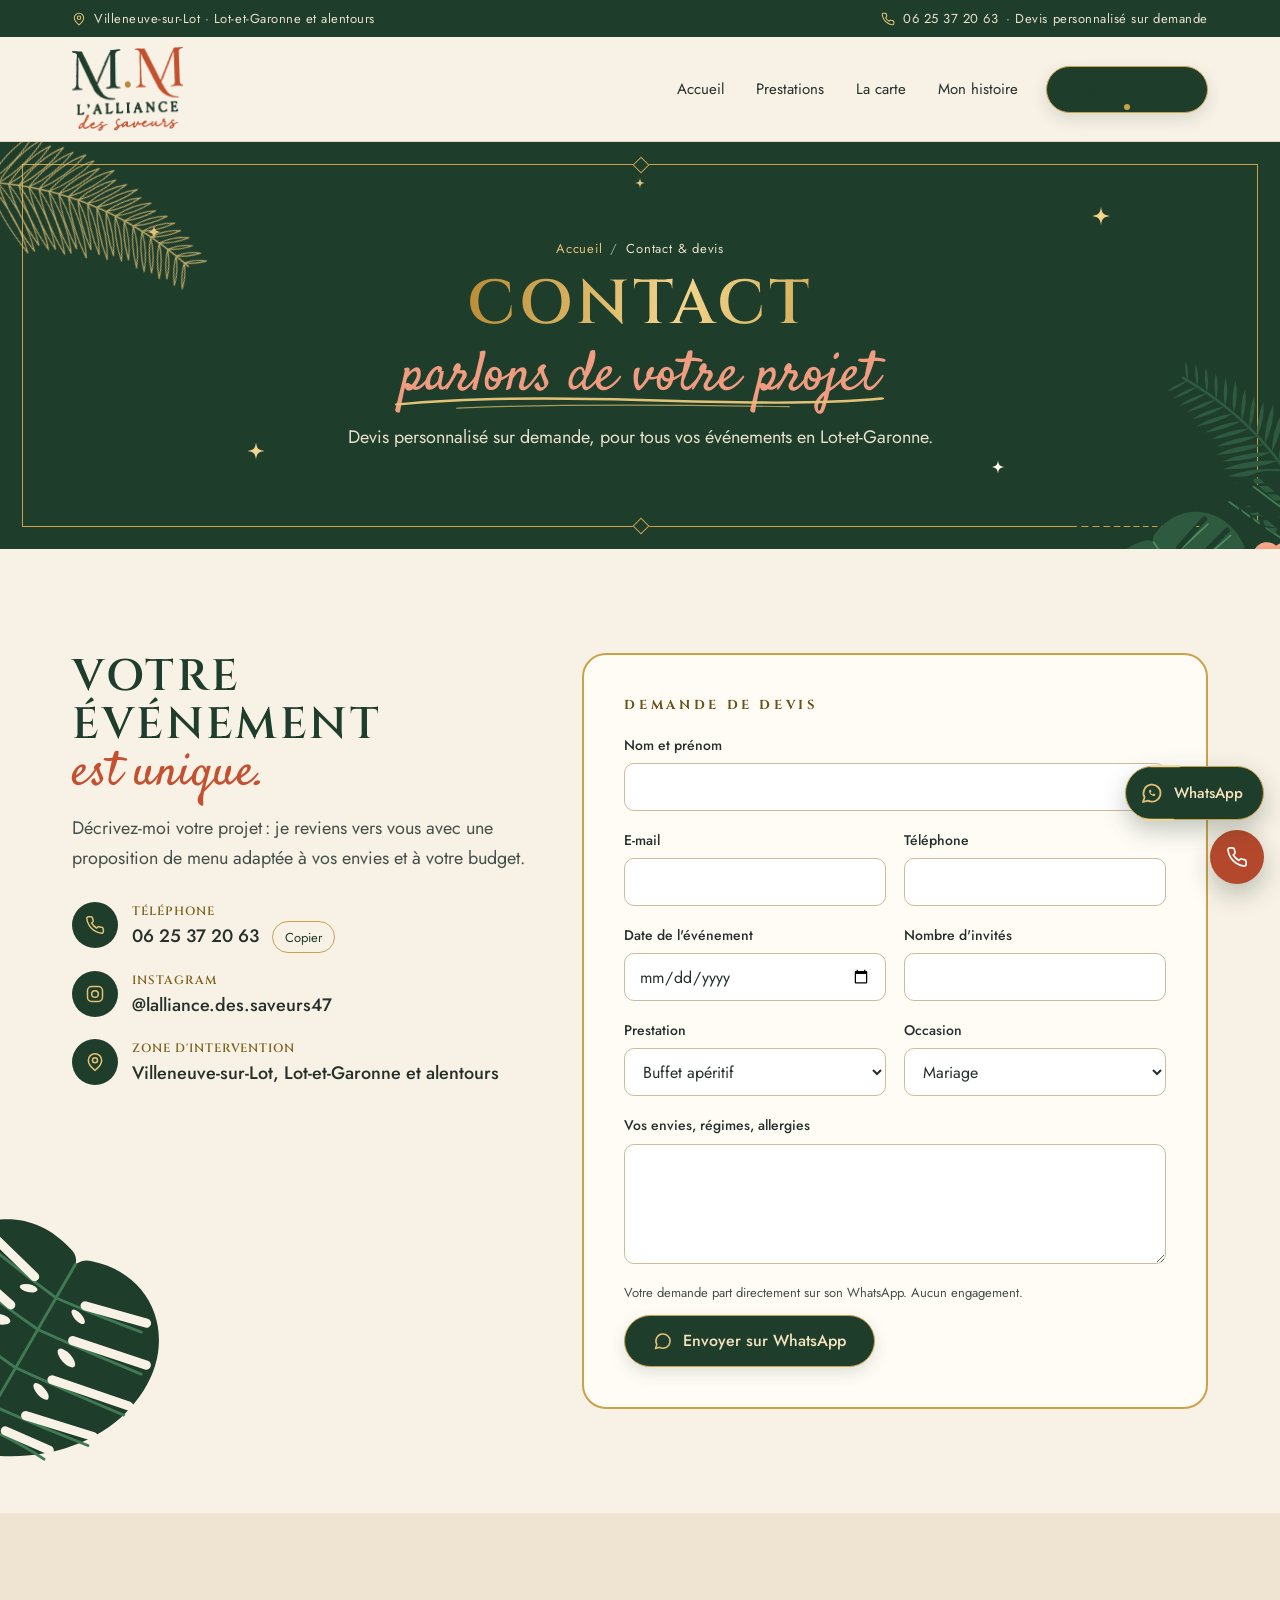
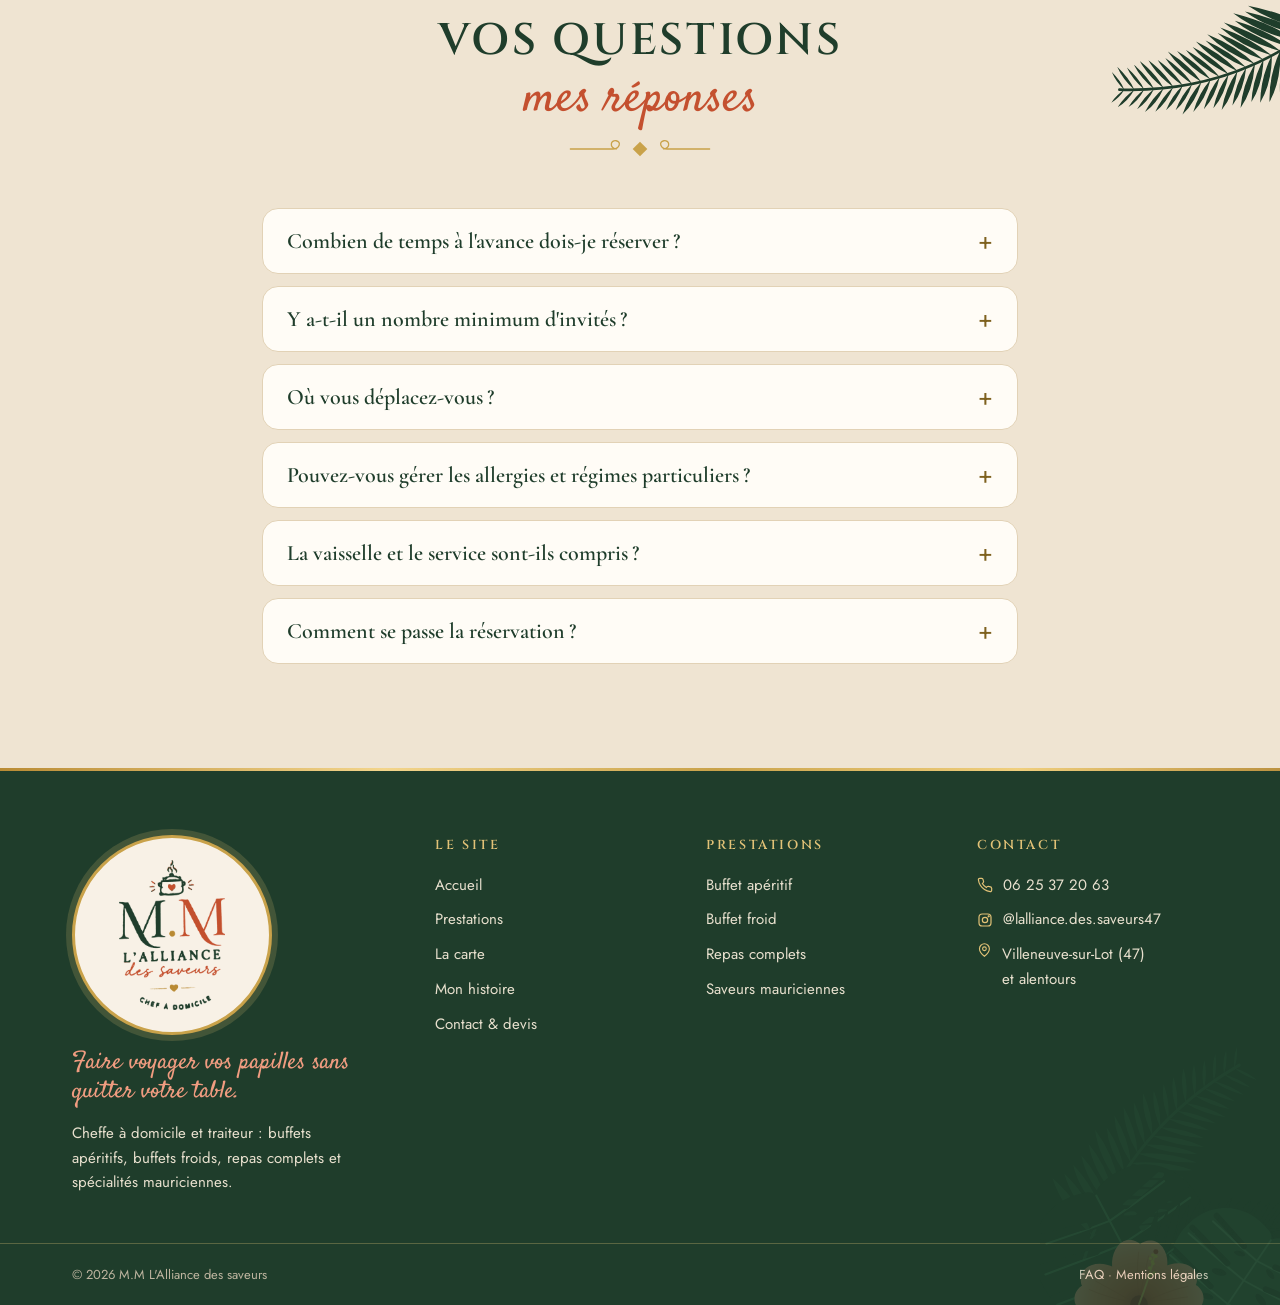
<file: contact.html>
<!doctype html>
<html lang="fr">
<head>
<meta charset="utf-8">
<meta name="viewport" content="width=device-width, initial-scale=1, viewport-fit=cover">
<title>Devis traiteur & contact – M.M L'Alliance des saveurs</title>
<meta name="description" content="Demandez votre devis personnalisé de traiteur à Villeneuve-sur-Lot et en Lot-et-Garonne : 06 25 37 20 63.">
<meta property="og:type" content="website">
<meta property="og:locale" content="fr_FR">
<meta property="og:site_name" content="M.M L'Alliance des saveurs">
<meta property="og:title" content="Devis traiteur & contact – M.M L'Alliance des saveurs">
<meta property="og:description" content="Demandez votre devis personnalisé de traiteur à Villeneuve-sur-Lot et en Lot-et-Garonne : 06 25 37 20 63.">
<meta property="og:image" content="https://rapheafezf.github.io/lalliancedessaveur/img/chevre.jpg">
<meta name="twitter:card" content="summary_large_image">
<meta name="theme-color" content="#1F3D2B">
<link rel="preconnect" href="https://fonts.googleapis.com">
<link rel="preconnect" href="https://fonts.gstatic.com" crossorigin>
<link rel="stylesheet" href="https://fonts.googleapis.com/css2?family=Cinzel:wght@500;600;700&family=Cormorant+Garamond:ital,wght@0,500;0,600;0,700;1,500&family=Jost:wght@400;500;600&family=Satisfy&display=swap">
<link rel="stylesheet" href="style.css">
<link rel="stylesheet" href="svg-anim.css">
<script type="application/ld+json">{"@context":"https://schema.org","@type":"FoodEstablishment","name":"M.M L'Alliance des saveurs","description":"Cheffe à domicile et traiteur : buffets apéritifs, buffets froids, repas complets, spécialités mauriciennes et espagnoles.","telephone":"+33625372063","servesCuisine":["Mauricienne","Espagnole","Cuisine du monde"],"address":{"@type":"PostalAddress","addressLocality":"Villeneuve-sur-Lot","postalCode":"47300","addressRegion":"Nouvelle-Aquitaine","addressCountry":"FR"},"areaServed":{"@type":"AdministrativeArea","name":"Lot-et-Garonne"},"founder":{"@type":"Person","name":"Marie-Mélanie","jobTitle":"Cheffe à domicile"},"sameAs":["https://www.instagram.com/lalliance.des.saveurs47/"],"priceRange":"Sur devis"}</script>
</head>
<body>
<a class="skip" href="#contenu">Aller au contenu</a>
<div class="topbar"><div class="wrap">
<span class="tb-place"><svg width="14" height="14" viewBox="0 0 24 24" fill="none" stroke="#E2C277" stroke-width="1.8" stroke-linecap="round" aria-hidden="true"><path d="M20 10c0 6-8 12-8 12S4 16 4 10a8 8 0 0 1 16 0z"/><circle cx="12" cy="10" r="3"/></svg>Villeneuve-sur-Lot · Lot-et-Garonne et alentours</span>
<span><svg width="14" height="14" viewBox="0 0 24 24" fill="none" stroke="#E2C277" stroke-width="1.8" stroke-linecap="round" aria-hidden="true"><path d="M22 16.9v3a2 2 0 0 1-2.2 2 19.8 19.8 0 0 1-8.6-3.1 19.5 19.5 0 0 1-6-6A19.8 19.8 0 0 1 2.1 4.2 2 2 0 0 1 4.1 2h3a2 2 0 0 1 2 1.7c.1.9.4 1.8.7 2.7a2 2 0 0 1-.5 2.1L8 9.8a16 16 0 0 0 6 6l1.3-1.3a2 2 0 0 1 2.1-.4c.9.3 1.8.6 2.7.7a2 2 0 0 1 1.7 2z"/></svg>06 25 37 20 63<span class="tb-extra"> · Devis personnalisé sur demande</span></span>
</div></div>
<header class="site-header"><div class="wrap header-in">
<a class="logo" href="index.html" aria-label="M.M L'Alliance des saveurs, accueil"><img class="logo-img" src="img/logo-word.webp" width="900" height="680" alt="M.M L'Alliance des saveurs"></a>
<div class="header-actions">
<a class="btn btn-primary btn-sm header-cta" href="contact.html">Devis</a>
<button class="menu-btn" type="button" aria-expanded="false" aria-controls="nav" aria-label="Ouvrir le menu"><svg class="ico-open" width="20" height="20" viewBox="0 0 24 24" fill="none" stroke="currentColor" stroke-width="1.8" stroke-linecap="round" aria-hidden="true"><path d="M4 7h16M4 12h16M4 17h10"/></svg><svg class="ico-close" width="20" height="20" viewBox="0 0 24 24" fill="none" stroke="currentColor" stroke-width="1.8" stroke-linecap="round" aria-hidden="true"><path d="M6 6l12 12M18 6 6 18"/></svg></button>
</div>
<nav id="nav" class="nav" aria-label="Navigation principale">
<a href="index.html">Accueil</a><a href="prestations.html">Prestations</a><a href="carte.html">La carte</a><a href="cheffe.html">Mon histoire</a>
<a class="btn btn-dark btn-sm" href="contact.html" aria-current="page">Demander un devis</a>
</nav>
<div class="progress" aria-hidden="true"><span></span></div>
</div></header>
<main id="contenu" tabindex="-1">
<section class="page-hero has-deco">
  <div class="gold-frame" style="background:#1F3D2B"></div>
  <div class="leaf" style="width:300px;height:300px;right:-90px;bottom:-110px;transform:scaleX(-1)" aria-hidden="true"><svg><use href="#bouquet"/></svg></div>
  <div class="leaf hide-sm" style="width:280px;height:250px;left:-60px;top:-40px;transform:rotate(20deg);opacity:.8" aria-hidden="true"><svg><use href="#palm-gold"/></svg></div>
  <div class="wrap over">
    <ol class="crumbs"><li><a href="index.html">Accueil</a></li><li>Contact &amp; devis</li></ol>
    <h1>Contact</h1>
    <span class="script">parlons de votre projet</span>
    <p class="lead">Devis personnalisé sur demande, pour tous vos événements en Lot-et-Garonne.</p>
  </div>
</section>

<section class="section has-deco">
  <div class="leaf hide-sm" style="width:260px;height:260px;left:-100px;bottom:40px;transform:rotate(30deg)" aria-hidden="true"><svg><use href="#monstera"/></svg></div>
  <div class="wrap contact-grid over">
    <div>
      <h2 class="title">Votre événement</h2>
      <span class="script" style="font-size:clamp(34px,4.6vw,48px)">est unique.</span>
      <p class="lead" style="margin-top:14px">Décrivez-moi votre projet : je reviens vers vous avec une proposition de menu adaptée à vos envies et à votre budget.</p>
      <ul class="info-list">
        <li><span class="info-ico"><svg width="20" height="20" viewBox="0 0 24 24" fill="none" stroke="#E2C277" stroke-width="1.8" stroke-linecap="round" aria-hidden="true"><path d="M22 16.9v3a2 2 0 0 1-2.2 2 19.8 19.8 0 0 1-8.6-3.1 19.5 19.5 0 0 1-6-6A19.8 19.8 0 0 1 2.1 4.2 2 2 0 0 1 4.1 2h3a2 2 0 0 1 2 1.7c.1.9.4 1.8.7 2.7a2 2 0 0 1-.5 2.1L8 9.8a16 16 0 0 0 6 6l1.3-1.3a2 2 0 0 1 2.1-.4c.9.3 1.8.6 2.7.7a2 2 0 0 1 1.7 2z"/></svg></span><div><span class="caps">Téléphone</span><span class="val">06 25 37 20 63</span> <button type="button" data-copy="06 25 37 20 63" style="margin-left:8px;min-height:32px;padding:0 12px;border-radius:999px;border:1px solid var(--gold);background:transparent;color:var(--green);font-family:var(--f-body);font-size:13px;cursor:pointer">Copier</button></div></li>
        <li><span class="info-ico"><svg width="20" height="20" viewBox="0 0 24 24" fill="none" stroke="#E2C277" stroke-width="1.8" stroke-linecap="round" aria-hidden="true"><rect x="3" y="3" width="18" height="18" rx="5"/><circle cx="12" cy="12" r="4"/></svg></span><div><span class="caps">Instagram</span><a class="val" href="https://www.instagram.com/lalliance.des.saveurs47/" style="color:var(--ink);text-decoration:none">@lalliance.des.saveurs47</a></div></li>
        <li><span class="info-ico"><svg width="20" height="20" viewBox="0 0 24 24" fill="none" stroke="#E2C277" stroke-width="1.8" stroke-linecap="round" aria-hidden="true"><path d="M20 10c0 6-8 12-8 12S4 16 4 10a8 8 0 0 1 16 0z"/><circle cx="12" cy="10" r="3"/></svg></span><div><span class="caps">Zone d'intervention</span><span class="val">Villeneuve-sur-Lot, Lot-et-Garonne et alentours</span></div></li>
      </ul>
    </div>

    <div>
      <form id="devis" class="form">
        <div class="full"><p class="eyebrow">Demande de devis</p></div>
        <label class="field full" for="f-nom">Nom et prénom<input id="f-nom" type="text" required autocomplete="name"></label>
        <label class="field" for="f-mail">E-mail<input id="f-mail" type="email" required autocomplete="email"></label>
        <label class="field" for="f-tel">Téléphone<input id="f-tel" type="tel" autocomplete="tel"></label>
        <label class="field" for="f-date">Date de l'événement<input id="f-date" type="date"></label>
        <label class="field" for="f-nb">Nombre d'invités<input id="f-nb" type="number" min="1" inputmode="numeric"></label>
        <label class="field" for="f-presta">Prestation<select id="f-presta"><option>Buffet apéritif</option><option>Buffet froid</option><option>Repas complet</option><option>Spécialités mauriciennes</option><option>Je ne sais pas encore</option></select></label>
        <label class="field" for="f-occ">Occasion<select id="f-occ"><option>Mariage</option><option>Anniversaire</option><option>Baptême</option><option>Événement professionnel</option><option>Réunion de famille</option><option>Autre</option></select></label>
        <label class="field full" for="f-msg">Vos envies, régimes, allergies<textarea id="f-msg" rows="4"></textarea></label>
        <div class="full" style="display:flex;flex-wrap:wrap;align-items:center;justify-content:space-between;gap:12px">
          <p class="note">Votre demande part directement sur son WhatsApp. Aucun engagement.</p>
          <a id="wa-send" class="btn btn-dark" href="https://wa.me/33625372063" target="_blank" rel="noopener"><svg width="20" height="20" viewBox="0 0 24 24" fill="none" stroke="#E2C277" stroke-width="1.8" stroke-linecap="round" stroke-linejoin="round" aria-hidden="true"><path d="M3 21l1.6-4.7A8.5 8.5 0 1 1 8 19.6L3 21z"/></svg>Envoyer sur WhatsApp</a>
        </div>
      </form>
      <div id="merci" class="thanks" hidden tabindex="-1">
        <span class="script">Merci !</span>
        <p style="margin-top:10px;font-size:17px">Votre message est prêt dans WhatsApp : il ne reste qu'à appuyer sur Envoyer. Si WhatsApp ne s'est pas ouvert, appelez le 06 25 37 20 63.</p>
        <button type="button" id="edit-again" class="btn btn-ghost btn-sm" style="margin-top:18px">Modifier ma demande</button>
      </div>
    </div>
  </div>
</section>

<section class="section bg-sand has-deco" id="faq">
  <div class="leaf hide-sm" style="width:260px;height:240px;right:-70px;top:20px;transform:rotate(160deg)" aria-hidden="true"><svg><use href="#palm"/></svg></div>
  <div class="wrap narrow over">
    <div class="sec-head center">
      <h2 class="title">Vos questions</h2>
      <span class="script">mes réponses</span>
    </div>
    <div class="faq">
      <details><summary>Combien de temps à l'avance dois-je réserver ?</summary><p>Le plus tôt possible, surtout pour un mariage : les week-ends d'été partent vite. Pour une date proche, appelez-moi, je fais toujours mon possible.</p></details>
      <details><summary>Y a-t-il un nombre minimum d'invités ?</summary><p>Du petit apéro entre amis au grand buffet de mariage, tout s'adapte. Indiquez-moi votre nombre d'invités et je vous dis ce qui est possible.</p></details>
      <details><summary>Où vous déplacez-vous ?</summary><p>À Villeneuve-sur-Lot et dans tout le Lot-et-Garonne. Pour un événement plus loin, contactez-moi pour en parler.</p></details>
      <details><summary>Pouvez-vous gérer les allergies et régimes particuliers ?</summary><p>Oui : végétarien, sans gluten, sans lactose, halal, allergies et intolérances. Précisez-le simplement dans votre demande.</p></details>
      <details><summary>La vaisselle et le service sont-ils compris ?</summary><p>Vaisselle, mise en place du buffet et service sur place se décident ensemble selon votre événement. Tout est détaillé dans votre devis.</p></details>
      <details><summary>Comment se passe la réservation ?</summary><p>Après validation du devis, votre date est bloquée. Les modalités (acompte, confirmation du nombre d'invités) sont écrites noir sur blanc dans le devis.</p></details>
    </div>
  </div>
</section>

</main>
<footer class="site-footer">
<div class="foot-leaf" aria-hidden="true"><svg><use href="#bouquet"/></svg></div>
<div class="wrap footer-grid">
<div>
<a class="logo logo-medal" href="index.html" aria-label="M.M L'Alliance des saveurs, accueil"><img src="img/logo-full.webp" width="631" height="900" alt="M.M L'Alliance des saveurs, chef à domicile"></a>
<p class="foot-tag">Faire voyager vos papilles sans quitter votre table.</p>
<p style="margin-top:14px;max-width:34ch">Cheffe à domicile et traiteur : buffets apéritifs, buffets froids, repas complets et spécialités mauriciennes.</p>
</div>
<div><h3>Le site</h3><ul>
<li><a href="index.html">Accueil</a></li><li><a href="prestations.html">Prestations</a></li><li><a href="carte.html">La carte</a></li><li><a href="cheffe.html">Mon histoire</a></li><li><a href="contact.html">Contact &amp; devis</a></li>
</ul></div>
<div><h3>Prestations</h3><ul>
<li><a href="prestations.html#buffet-aperitif">Buffet apéritif</a></li><li><a href="prestations.html#buffet-froid">Buffet froid</a></li><li><a href="prestations.html#repas">Repas complets</a></li><li><a href="prestations.html#maurice">Saveurs mauriciennes</a></li>
</ul></div>
<div><h3>Contact</h3><ul>
<li style="display:flex;gap:10px;align-items:center"><svg width="16" height="16" viewBox="0 0 24 24" fill="none" stroke="#E2C277" stroke-width="1.8" stroke-linecap="round" aria-hidden="true"><path d="M22 16.9v3a2 2 0 0 1-2.2 2 19.8 19.8 0 0 1-8.6-3.1 19.5 19.5 0 0 1-6-6A19.8 19.8 0 0 1 2.1 4.2 2 2 0 0 1 4.1 2h3a2 2 0 0 1 2 1.7c.1.9.4 1.8.7 2.7a2 2 0 0 1-.5 2.1L8 9.8a16 16 0 0 0 6 6l1.3-1.3a2 2 0 0 1 2.1-.4c.9.3 1.8.6 2.7.7a2 2 0 0 1 1.7 2z"/></svg>06 25 37 20 63</li>
<li><a href="https://www.instagram.com/lalliance.des.saveurs47/" style="display:flex;gap:10px;align-items:center"><svg width="16" height="16" viewBox="0 0 24 24" fill="none" stroke="#E2C277" stroke-width="1.8" stroke-linecap="round" aria-hidden="true"><rect x="3" y="3" width="18" height="18" rx="5"/><circle cx="12" cy="12" r="4"/><circle cx="17.5" cy="6.5" r=".8" fill="#E2C277"/></svg>@lalliance.des.saveurs47</a></li>
<li style="display:flex;gap:10px;align-items:flex-start"><svg width="16" height="16" viewBox="0 0 24 24" fill="none" stroke="#E2C277" stroke-width="1.8" stroke-linecap="round" aria-hidden="true"><path d="M20 10c0 6-8 12-8 12S4 16 4 10a8 8 0 0 1 16 0z"/><circle cx="12" cy="10" r="3"/></svg>Villeneuve-sur-Lot (47) et alentours</li>
</ul></div>
</div>
<div class="foot-bottom"><div class="wrap"><span>© <span id="year">2026</span> M.M L'Alliance des saveurs</span><span><a href="contact.html#faq">FAQ</a> · <a href="mentions-legales.html">Mentions légales</a></span></div></div>
</footer>
<div class="toast" role="status" aria-live="polite"></div>
<div class="nav-scrim" hidden></div>
<div class="lightbox" hidden role="dialog" aria-modal="true" aria-label="Photo agrandie"><button type="button" class="lb-close" aria-label="Fermer la photo"><svg width="22" height="22" viewBox="0 0 24 24" fill="none" stroke="currentColor" stroke-width="2" stroke-linecap="round" aria-hidden="true"><path d="M6 6l12 12M18 6 6 18"/></svg></button><figure><img alt=""><figcaption></figcaption></figure></div>
<button type="button" class="to-top" aria-label="Revenir en haut de la page" hidden><svg width="20" height="20" viewBox="0 0 24 24" fill="none" stroke="currentColor" stroke-width="2" stroke-linecap="round" aria-hidden="true"><path d="M12 19V5M6 11l6-6 6 6"/></svg></button>
<div class="fab">
<a class="wa" href="https://wa.me/33625372063?text=Bonjour%2C%20je%20vous%20contacte%20depuis%20votre%20site%20L%27Alliance%20des%20saveurs%20pour%20un%20devis." target="_blank" rel="noopener" aria-label="Écrire sur WhatsApp au 06 25 37 20 63"><svg width="24" height="24" viewBox="0 0 24 24" fill="none" stroke="#E2C277" stroke-width="1.8" stroke-linecap="round" stroke-linejoin="round" aria-hidden="true"><path d="M3 21l1.6-4.7A8.5 8.5 0 1 1 8 19.6L3 21z"/><path d="M9 9.5c0 3 2.5 5.5 5.5 5.5l1-1.5-2-1-1 1c-1-.5-1.5-1-2-2l1-1-1-2-1.5 1z" fill="#E2C277" stroke="none"/></svg>WhatsApp</a>
<a class="call" href="tel:+33625372063" aria-label="Appeler le 06 25 37 20 63"><svg width="22" height="22" viewBox="0 0 24 24" fill="none" stroke="#FFFFFF" stroke-width="1.8" stroke-linecap="round" aria-hidden="true"><path d="M22 16.9v3a2 2 0 0 1-2.2 2 19.8 19.8 0 0 1-8.6-3.1 19.5 19.5 0 0 1-6-6A19.8 19.8 0 0 1 2.1 4.2 2 2 0 0 1 4.1 2h3a2 2 0 0 1 2 1.7c.1.9.4 1.8.7 2.7a2 2 0 0 1-.5 2.1L8 9.8a16 16 0 0 0 6 6l1.3-1.3a2 2 0 0 1 2.1-.4c.9.3 1.8.6 2.7.7a2 2 0 0 1 1.7 2z"/></svg><span>Appeler</span></a>
</div>
<script src="app.js"></script>
<script src="svg-anim.js"></script>
</body>
</html>
</file>
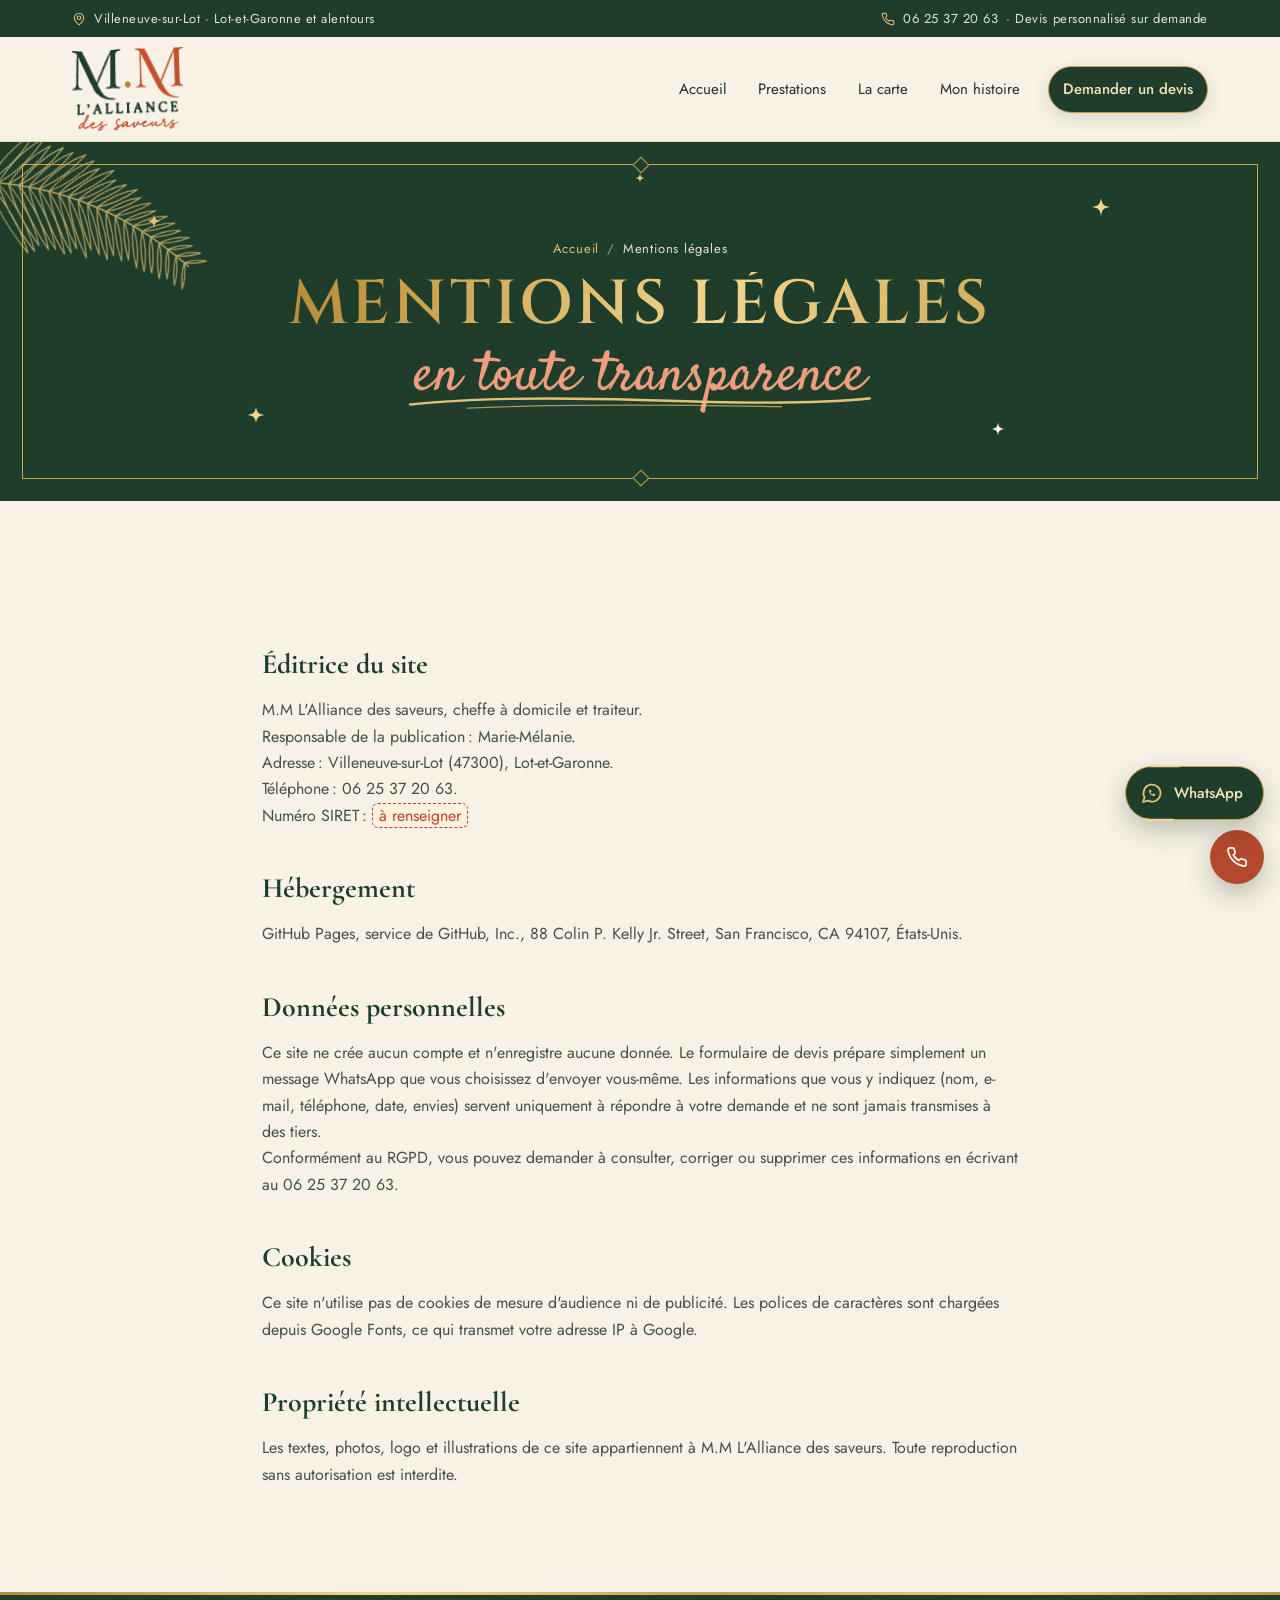
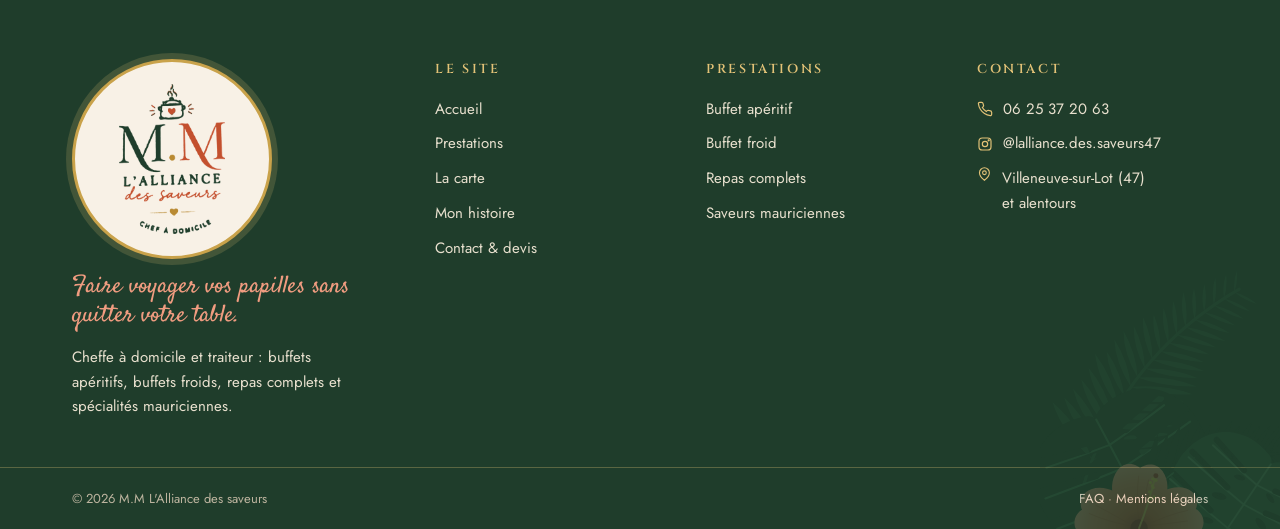
<file: mentions-legales.html>
<!doctype html>
<html lang="fr">
<head>
<meta charset="utf-8">
<meta name="viewport" content="width=device-width, initial-scale=1, viewport-fit=cover">
<title>Mentions légales – M.M L'Alliance des saveurs</title>
<meta name="description" content="Mentions légales et données personnelles du site de M.M L'Alliance des saveurs, cheffe à domicile à Villeneuve-sur-Lot.">
<meta property="og:type" content="website">
<meta property="og:locale" content="fr_FR">
<meta property="og:site_name" content="M.M L'Alliance des saveurs">
<meta property="og:title" content="Mentions légales – M.M L'Alliance des saveurs">
<meta property="og:description" content="Mentions légales et données personnelles du site de M.M L'Alliance des saveurs, cheffe à domicile à Villeneuve-sur-Lot.">
<meta property="og:image" content="https://rapheafezf.github.io/lalliancedessaveur/img/chevre.jpg">
<meta name="twitter:card" content="summary_large_image">
<meta name="theme-color" content="#1F3D2B">
<link rel="preconnect" href="https://fonts.googleapis.com">
<link rel="preconnect" href="https://fonts.gstatic.com" crossorigin>
<link rel="stylesheet" href="https://fonts.googleapis.com/css2?family=Cinzel:wght@500;600;700&family=Cormorant+Garamond:ital,wght@0,500;0,600;0,700;1,500&family=Jost:wght@400;500;600&family=Satisfy&display=swap">
<link rel="stylesheet" href="style.css">
<link rel="stylesheet" href="svg-anim.css">
<script type="application/ld+json">{"@context":"https://schema.org","@type":"FoodEstablishment","name":"M.M L'Alliance des saveurs","description":"Cheffe à domicile et traiteur : buffets apéritifs, buffets froids, repas complets, spécialités mauriciennes et espagnoles.","telephone":"+33625372063","servesCuisine":["Mauricienne","Espagnole","Cuisine du monde"],"address":{"@type":"PostalAddress","addressLocality":"Villeneuve-sur-Lot","postalCode":"47300","addressRegion":"Nouvelle-Aquitaine","addressCountry":"FR"},"areaServed":{"@type":"AdministrativeArea","name":"Lot-et-Garonne"},"founder":{"@type":"Person","name":"Marie-Mélanie","jobTitle":"Cheffe à domicile"},"sameAs":["https://www.instagram.com/lalliance.des.saveurs47/"],"priceRange":"Sur devis"}</script>
</head>
<body>
<a class="skip" href="#contenu">Aller au contenu</a>
<div class="topbar"><div class="wrap">
<span class="tb-place"><svg width="14" height="14" viewBox="0 0 24 24" fill="none" stroke="#E2C277" stroke-width="1.8" stroke-linecap="round" aria-hidden="true"><path d="M20 10c0 6-8 12-8 12S4 16 4 10a8 8 0 0 1 16 0z"/><circle cx="12" cy="10" r="3"/></svg>Villeneuve-sur-Lot · Lot-et-Garonne et alentours</span>
<span><svg width="14" height="14" viewBox="0 0 24 24" fill="none" stroke="#E2C277" stroke-width="1.8" stroke-linecap="round" aria-hidden="true"><path d="M22 16.9v3a2 2 0 0 1-2.2 2 19.8 19.8 0 0 1-8.6-3.1 19.5 19.5 0 0 1-6-6A19.8 19.8 0 0 1 2.1 4.2 2 2 0 0 1 4.1 2h3a2 2 0 0 1 2 1.7c.1.9.4 1.8.7 2.7a2 2 0 0 1-.5 2.1L8 9.8a16 16 0 0 0 6 6l1.3-1.3a2 2 0 0 1 2.1-.4c.9.3 1.8.6 2.7.7a2 2 0 0 1 1.7 2z"/></svg>06 25 37 20 63<span class="tb-extra"> · Devis personnalisé sur demande</span></span>
</div></div>
<header class="site-header"><div class="wrap header-in">
<a class="logo" href="index.html" aria-label="M.M L'Alliance des saveurs, accueil"><img class="logo-img" src="img/logo-word.webp" width="900" height="680" alt="M.M L'Alliance des saveurs"></a>
<div class="header-actions">
<a class="btn btn-primary btn-sm header-cta" href="contact.html">Devis</a>
<button class="menu-btn" type="button" aria-expanded="false" aria-controls="nav" aria-label="Ouvrir le menu"><svg class="ico-open" width="20" height="20" viewBox="0 0 24 24" fill="none" stroke="currentColor" stroke-width="1.8" stroke-linecap="round" aria-hidden="true"><path d="M4 7h16M4 12h16M4 17h10"/></svg><svg class="ico-close" width="20" height="20" viewBox="0 0 24 24" fill="none" stroke="currentColor" stroke-width="1.8" stroke-linecap="round" aria-hidden="true"><path d="M6 6l12 12M18 6 6 18"/></svg></button>
</div>
<nav id="nav" class="nav" aria-label="Navigation principale">
<a href="index.html">Accueil</a><a href="prestations.html">Prestations</a><a href="carte.html">La carte</a><a href="cheffe.html">Mon histoire</a>
<a class="btn btn-dark btn-sm" href="contact.html">Demander un devis</a>
</nav>
<div class="progress" aria-hidden="true"><span></span></div>
</div></header>
<main id="contenu" tabindex="-1">
<section class="page-hero has-deco">
  <div class="gold-frame" style="background:#1F3D2B"></div>
  <div class="leaf hide-sm" style="width:280px;height:250px;left:-60px;top:-40px;transform:rotate(20deg);opacity:.8" aria-hidden="true"><svg><use href="#palm-gold"/></svg></div>
  <div class="wrap over">
    <ol class="crumbs"><li><a href="index.html">Accueil</a></li><li>Mentions légales</li></ol>
    <h1>Mentions légales</h1>
    <span class="script">en toute transparence</span>
  </div>
</section>
<section class="section">
  <div class="wrap narrow legal">
    <h2>Éditrice du site</h2>
    <p>M.M L'Alliance des saveurs, cheffe à domicile et traiteur.<br>
    Responsable de la publication : Marie-Mélanie.<br>
    Adresse : Villeneuve-sur-Lot (47300), Lot-et-Garonne.<br>
    Téléphone : 06 25 37 20 63.<br>
    Numéro SIRET : <span class="todo">à renseigner</span></p>

    <h2>Hébergement</h2>
    <p>GitHub Pages, service de GitHub, Inc., 88 Colin P. Kelly Jr. Street, San Francisco, CA 94107, États-Unis.</p>

    <h2>Données personnelles</h2>
    <p>Ce site ne crée aucun compte et n'enregistre aucune donnée. Le formulaire de devis prépare simplement un message WhatsApp que vous choisissez d'envoyer vous-même. Les informations que vous y indiquez (nom, e-mail, téléphone, date, envies) servent uniquement à répondre à votre demande et ne sont jamais transmises à des tiers.</p>
    <p>Conformément au RGPD, vous pouvez demander à consulter, corriger ou supprimer ces informations en écrivant au 06 25 37 20 63.</p>

    <h2>Cookies</h2>
    <p>Ce site n'utilise pas de cookies de mesure d'audience ni de publicité. Les polices de caractères sont chargées depuis Google Fonts, ce qui transmet votre adresse IP à Google.</p>

    <h2>Propriété intellectuelle</h2>
    <p>Les textes, photos, logo et illustrations de ce site appartiennent à M.M L'Alliance des saveurs. Toute reproduction sans autorisation est interdite.</p>
  </div>
</section>
</main>
<footer class="site-footer">
<div class="foot-leaf" aria-hidden="true"><svg><use href="#bouquet"/></svg></div>
<div class="wrap footer-grid">
<div>
<a class="logo logo-medal" href="index.html" aria-label="M.M L'Alliance des saveurs, accueil"><img src="img/logo-full.webp" width="631" height="900" alt="M.M L'Alliance des saveurs, chef à domicile"></a>
<p class="foot-tag">Faire voyager vos papilles sans quitter votre table.</p>
<p style="margin-top:14px;max-width:34ch">Cheffe à domicile et traiteur : buffets apéritifs, buffets froids, repas complets et spécialités mauriciennes.</p>
</div>
<div><h3>Le site</h3><ul>
<li><a href="index.html">Accueil</a></li><li><a href="prestations.html">Prestations</a></li><li><a href="carte.html">La carte</a></li><li><a href="cheffe.html">Mon histoire</a></li><li><a href="contact.html">Contact &amp; devis</a></li>
</ul></div>
<div><h3>Prestations</h3><ul>
<li><a href="prestations.html#buffet-aperitif">Buffet apéritif</a></li><li><a href="prestations.html#buffet-froid">Buffet froid</a></li><li><a href="prestations.html#repas">Repas complets</a></li><li><a href="prestations.html#maurice">Saveurs mauriciennes</a></li>
</ul></div>
<div><h3>Contact</h3><ul>
<li style="display:flex;gap:10px;align-items:center"><svg width="16" height="16" viewBox="0 0 24 24" fill="none" stroke="#E2C277" stroke-width="1.8" stroke-linecap="round" aria-hidden="true"><path d="M22 16.9v3a2 2 0 0 1-2.2 2 19.8 19.8 0 0 1-8.6-3.1 19.5 19.5 0 0 1-6-6A19.8 19.8 0 0 1 2.1 4.2 2 2 0 0 1 4.1 2h3a2 2 0 0 1 2 1.7c.1.9.4 1.8.7 2.7a2 2 0 0 1-.5 2.1L8 9.8a16 16 0 0 0 6 6l1.3-1.3a2 2 0 0 1 2.1-.4c.9.3 1.8.6 2.7.7a2 2 0 0 1 1.7 2z"/></svg>06 25 37 20 63</li>
<li><a href="https://www.instagram.com/lalliance.des.saveurs47/" style="display:flex;gap:10px;align-items:center"><svg width="16" height="16" viewBox="0 0 24 24" fill="none" stroke="#E2C277" stroke-width="1.8" stroke-linecap="round" aria-hidden="true"><rect x="3" y="3" width="18" height="18" rx="5"/><circle cx="12" cy="12" r="4"/><circle cx="17.5" cy="6.5" r=".8" fill="#E2C277"/></svg>@lalliance.des.saveurs47</a></li>
<li style="display:flex;gap:10px;align-items:flex-start"><svg width="16" height="16" viewBox="0 0 24 24" fill="none" stroke="#E2C277" stroke-width="1.8" stroke-linecap="round" aria-hidden="true"><path d="M20 10c0 6-8 12-8 12S4 16 4 10a8 8 0 0 1 16 0z"/><circle cx="12" cy="10" r="3"/></svg>Villeneuve-sur-Lot (47) et alentours</li>
</ul></div>
</div>
<div class="foot-bottom"><div class="wrap"><span>© <span id="year">2026</span> M.M L'Alliance des saveurs</span><span><a href="contact.html#faq">FAQ</a> · <a href="mentions-legales.html">Mentions légales</a></span></div></div>
</footer>
<div class="toast" role="status" aria-live="polite"></div>
<div class="nav-scrim" hidden></div>
<div class="lightbox" hidden role="dialog" aria-modal="true" aria-label="Photo agrandie"><button type="button" class="lb-close" aria-label="Fermer la photo"><svg width="22" height="22" viewBox="0 0 24 24" fill="none" stroke="currentColor" stroke-width="2" stroke-linecap="round" aria-hidden="true"><path d="M6 6l12 12M18 6 6 18"/></svg></button><figure><img alt=""><figcaption></figcaption></figure></div>
<button type="button" class="to-top" aria-label="Revenir en haut de la page" hidden><svg width="20" height="20" viewBox="0 0 24 24" fill="none" stroke="currentColor" stroke-width="2" stroke-linecap="round" aria-hidden="true"><path d="M12 19V5M6 11l6-6 6 6"/></svg></button>
<div class="fab">
<a class="wa" href="https://wa.me/33625372063?text=Bonjour%2C%20je%20vous%20contacte%20depuis%20votre%20site%20L%27Alliance%20des%20saveurs%20pour%20un%20devis." target="_blank" rel="noopener" aria-label="Écrire sur WhatsApp au 06 25 37 20 63"><svg width="24" height="24" viewBox="0 0 24 24" fill="none" stroke="#E2C277" stroke-width="1.8" stroke-linecap="round" stroke-linejoin="round" aria-hidden="true"><path d="M3 21l1.6-4.7A8.5 8.5 0 1 1 8 19.6L3 21z"/><path d="M9 9.5c0 3 2.5 5.5 5.5 5.5l1-1.5-2-1-1 1c-1-.5-1.5-1-2-2l1-1-1-2-1.5 1z" fill="#E2C277" stroke="none"/></svg>WhatsApp</a>
<a class="call" href="tel:+33625372063" aria-label="Appeler le 06 25 37 20 63"><svg width="22" height="22" viewBox="0 0 24 24" fill="none" stroke="#FFFFFF" stroke-width="1.8" stroke-linecap="round" aria-hidden="true"><path d="M22 16.9v3a2 2 0 0 1-2.2 2 19.8 19.8 0 0 1-8.6-3.1 19.5 19.5 0 0 1-6-6A19.8 19.8 0 0 1 2.1 4.2 2 2 0 0 1 4.1 2h3a2 2 0 0 1 2 1.7c.1.9.4 1.8.7 2.7a2 2 0 0 1-.5 2.1L8 9.8a16 16 0 0 0 6 6l1.3-1.3a2 2 0 0 1 2.1-.4c.9.3 1.8.6 2.7.7a2 2 0 0 1 1.7 2z"/></svg><span>Appeler</span></a>
</div>
<script src="app.js"></script>
<script src="svg-anim.js"></script>
</body>
</html>
</file>
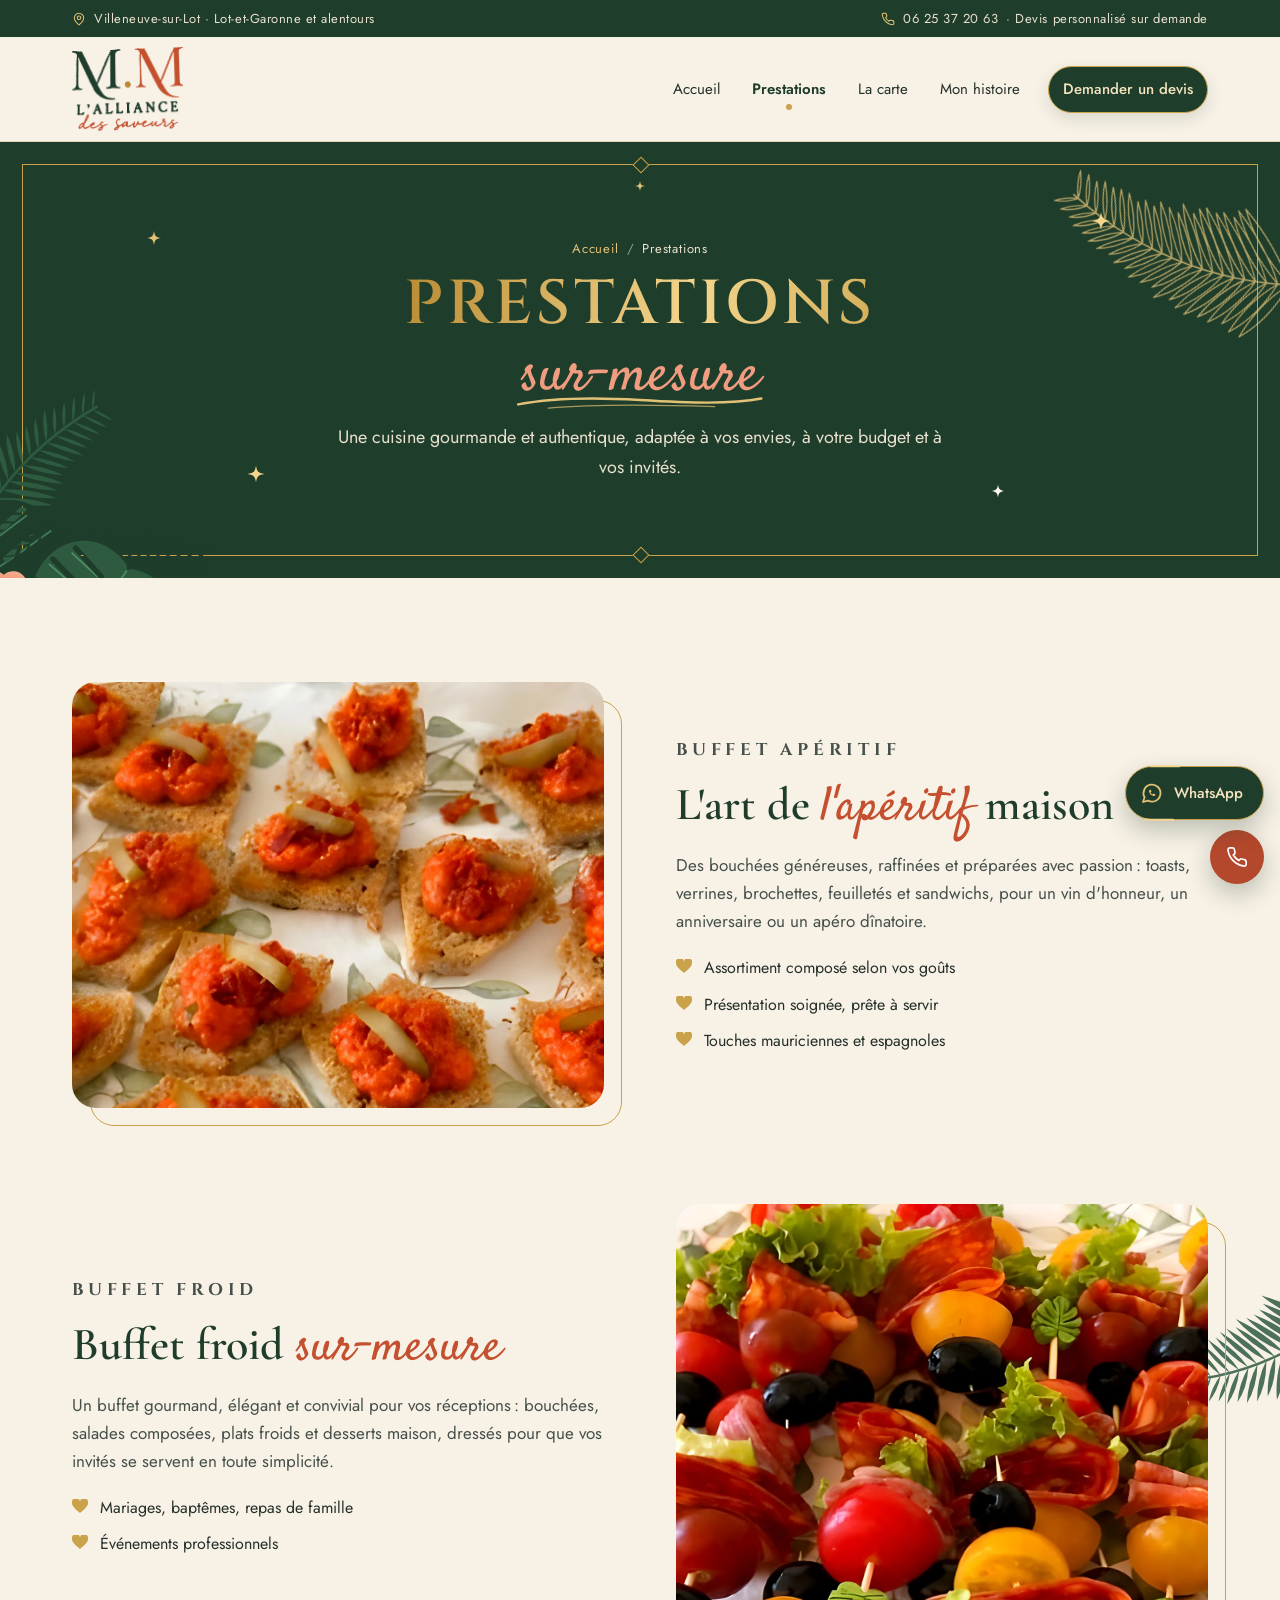
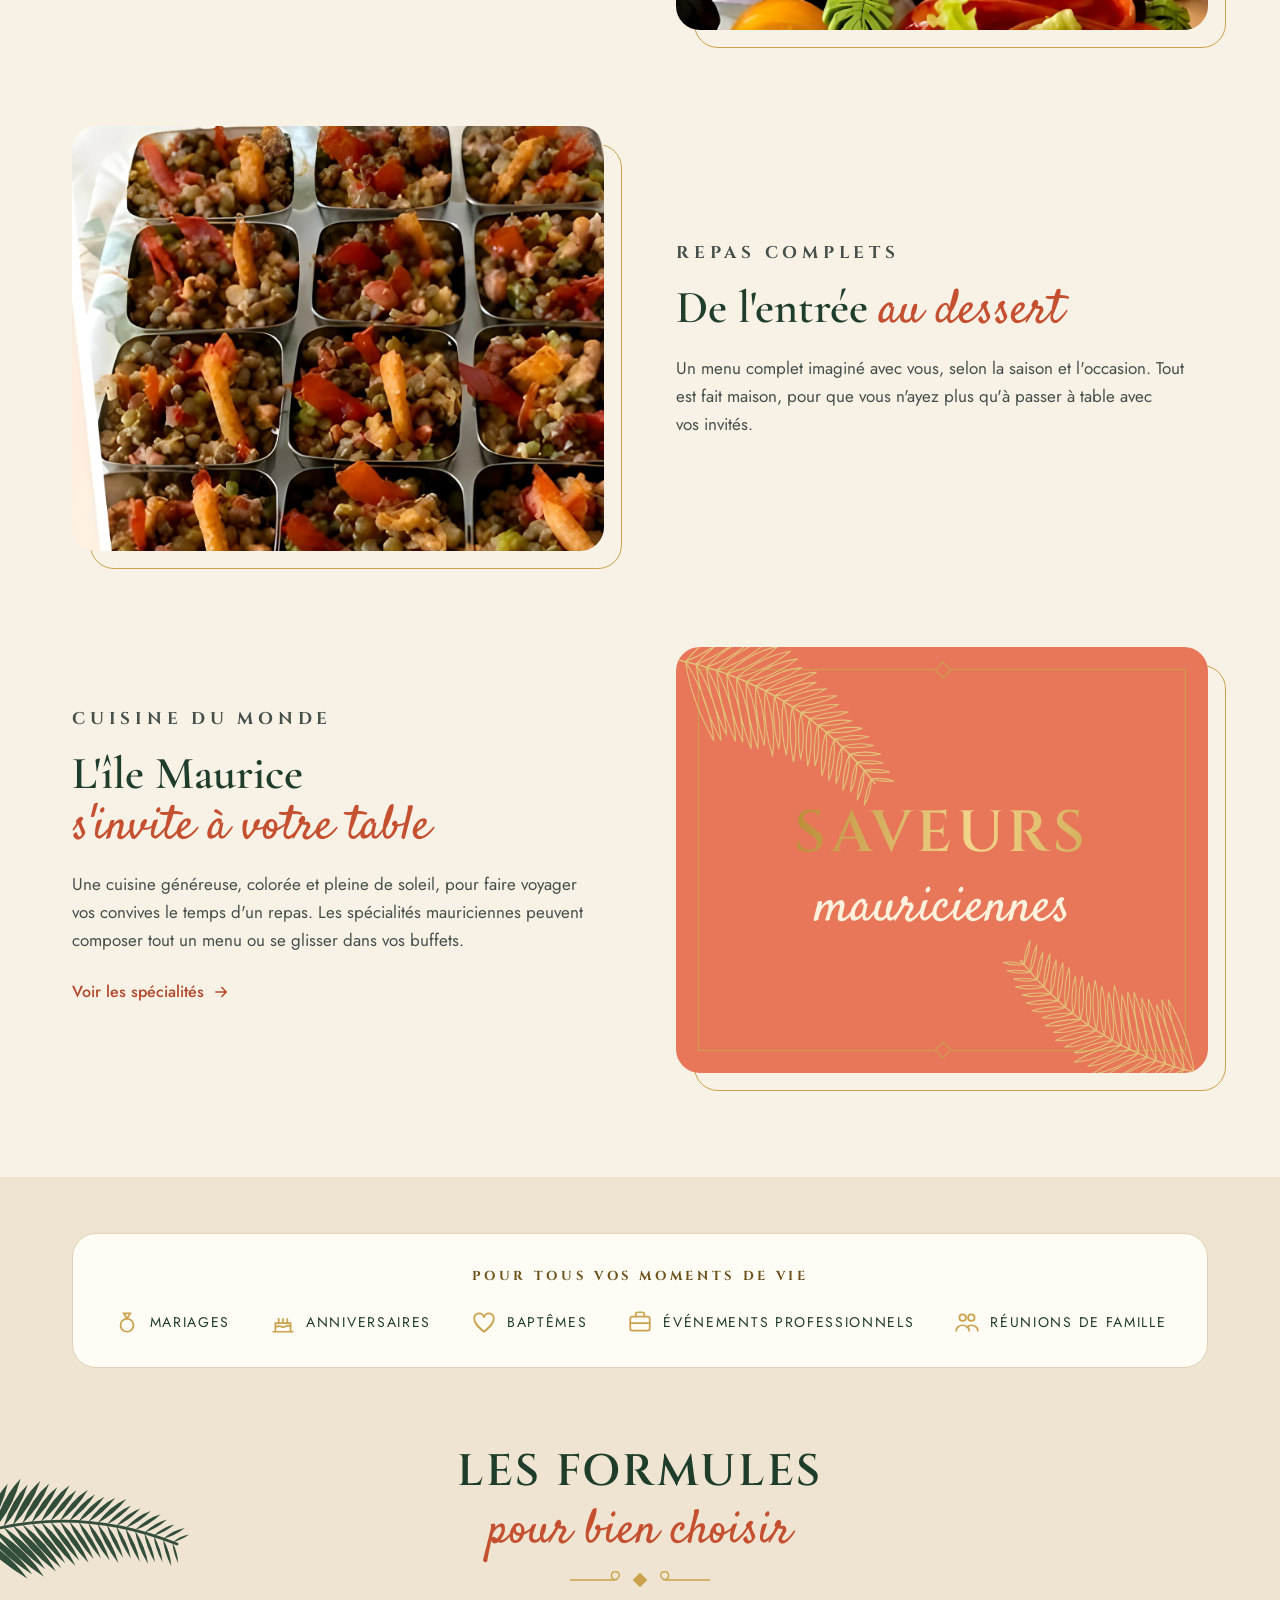
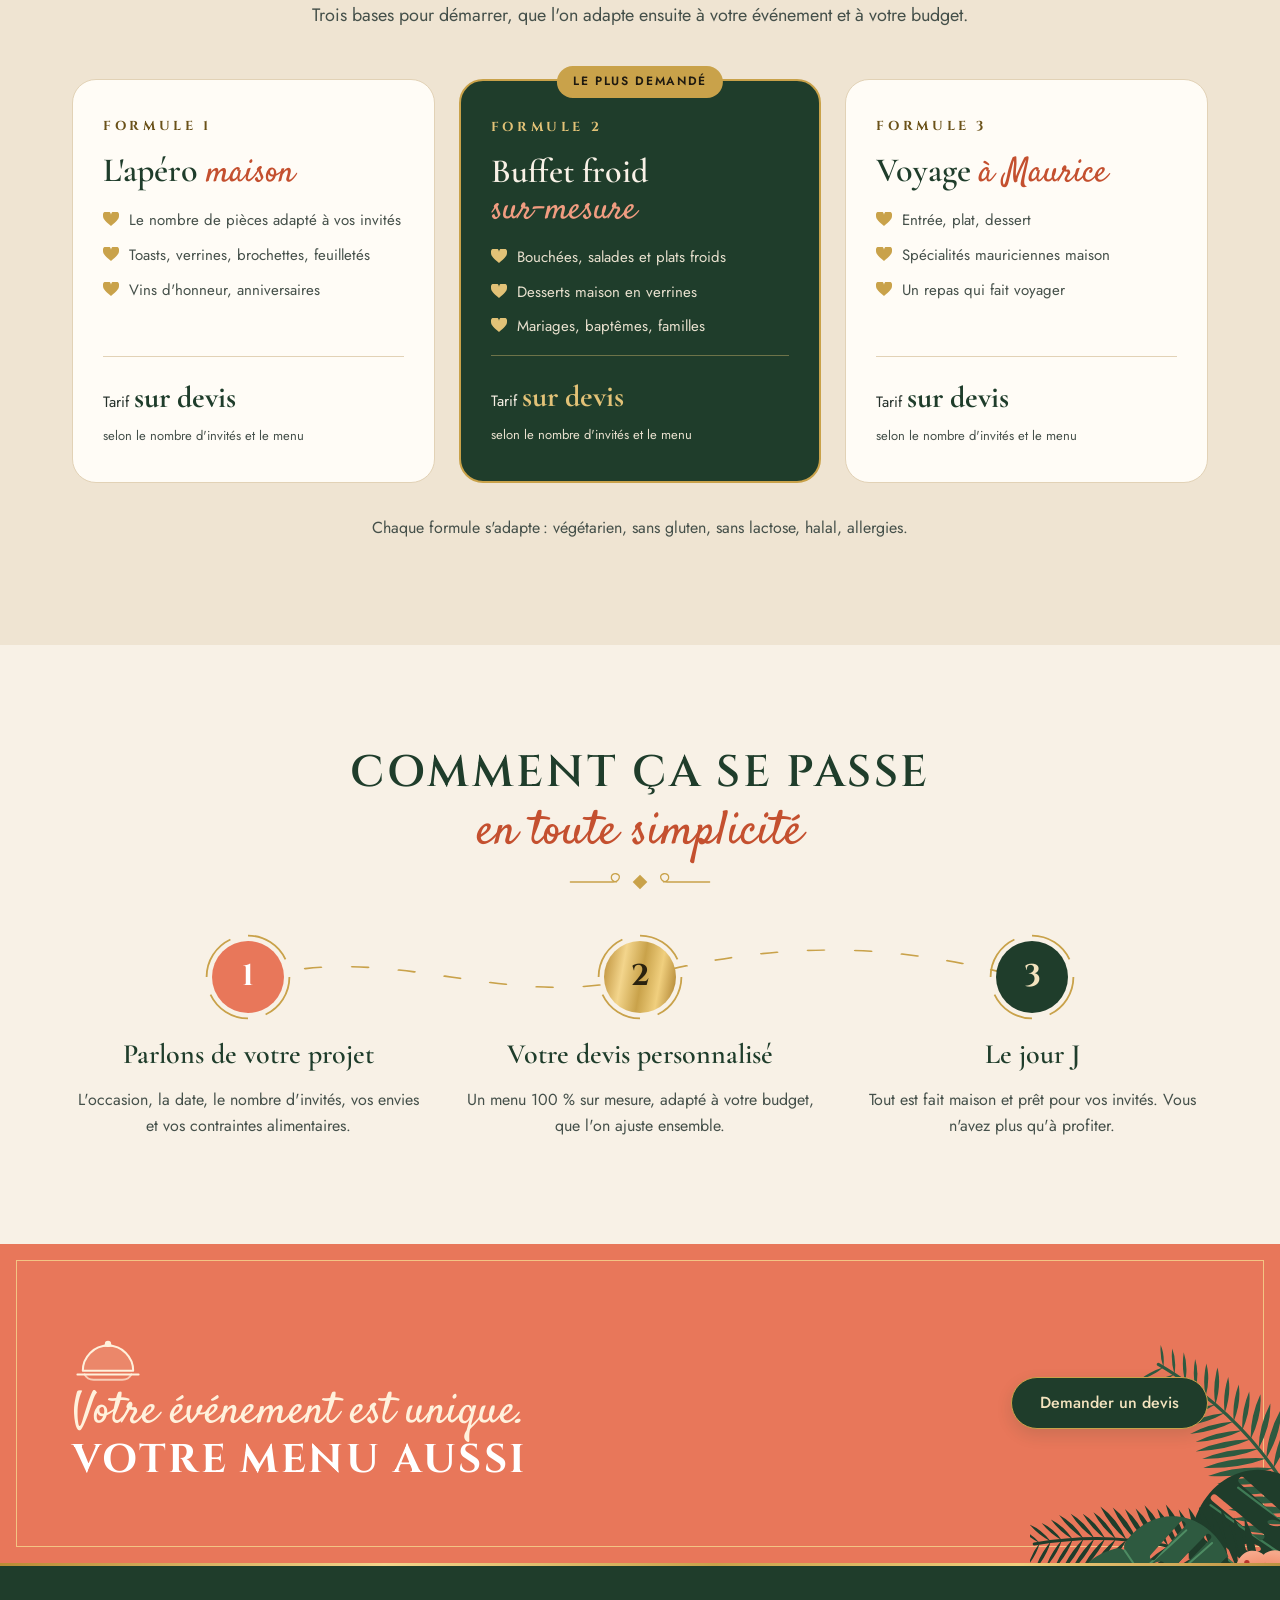
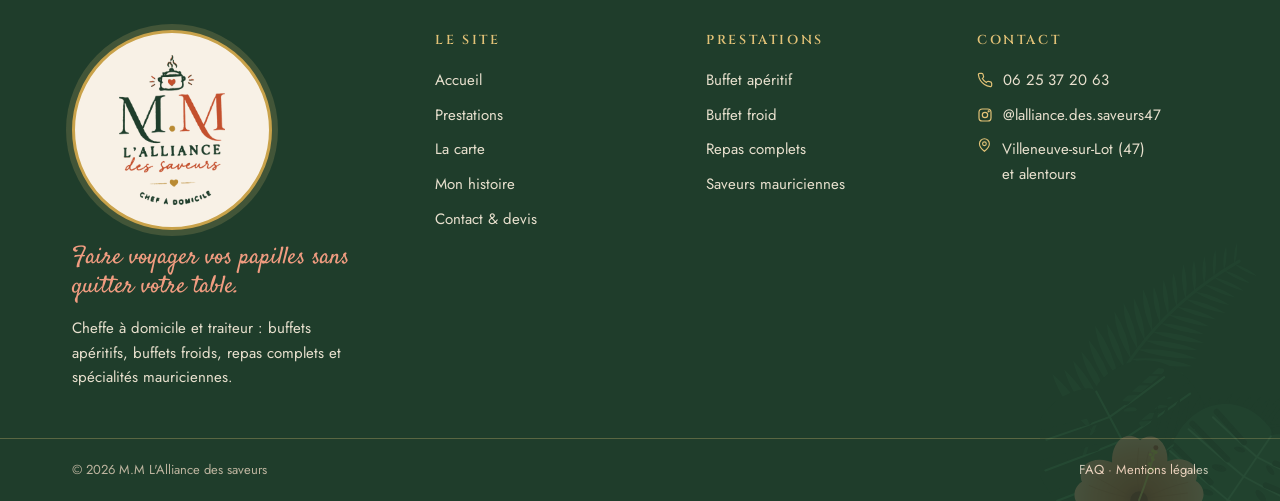
<file: prestations.html>
<!doctype html>
<html lang="fr">
<head>
<meta charset="utf-8">
<meta name="viewport" content="width=device-width, initial-scale=1, viewport-fit=cover">
<title>Prestations traiteur à Villeneuve-sur-Lot – M.M L'Alliance des saveurs</title>
<meta name="description" content="Buffet apéritif, buffet froid sur-mesure, repas complets et cuisine mauricienne pour mariages, anniversaires, baptêmes et événements pros en Lot-et-Garonne.">
<meta property="og:type" content="website">
<meta property="og:locale" content="fr_FR">
<meta property="og:site_name" content="M.M L'Alliance des saveurs">
<meta property="og:title" content="Prestations traiteur à Villeneuve-sur-Lot – M.M L'Alliance des saveurs">
<meta property="og:description" content="Buffet apéritif, buffet froid sur-mesure, repas complets et cuisine mauricienne pour mariages, anniversaires, baptêmes et événements pros en Lot-et-Garonne.">
<meta property="og:image" content="https://rapheafezf.github.io/lalliancedessaveur/img/chevre.jpg">
<meta name="twitter:card" content="summary_large_image">
<meta name="theme-color" content="#1F3D2B">
<link rel="preconnect" href="https://fonts.googleapis.com">
<link rel="preconnect" href="https://fonts.gstatic.com" crossorigin>
<link rel="stylesheet" href="https://fonts.googleapis.com/css2?family=Cinzel:wght@500;600;700&family=Cormorant+Garamond:ital,wght@0,500;0,600;0,700;1,500&family=Jost:wght@400;500;600&family=Satisfy&display=swap">
<link rel="stylesheet" href="style.css">
<link rel="stylesheet" href="svg-anim.css">
<script type="application/ld+json">{"@context":"https://schema.org","@type":"FoodEstablishment","name":"M.M L'Alliance des saveurs","description":"Cheffe à domicile et traiteur : buffets apéritifs, buffets froids, repas complets, spécialités mauriciennes et espagnoles.","telephone":"+33625372063","servesCuisine":["Mauricienne","Espagnole","Cuisine du monde"],"address":{"@type":"PostalAddress","addressLocality":"Villeneuve-sur-Lot","postalCode":"47300","addressRegion":"Nouvelle-Aquitaine","addressCountry":"FR"},"areaServed":{"@type":"AdministrativeArea","name":"Lot-et-Garonne"},"founder":{"@type":"Person","name":"Marie-Mélanie","jobTitle":"Cheffe à domicile"},"sameAs":["https://www.instagram.com/lalliance.des.saveurs47/"],"priceRange":"Sur devis"}</script>
</head>
<body>
<a class="skip" href="#contenu">Aller au contenu</a>
<div class="topbar"><div class="wrap">
<span class="tb-place"><svg width="14" height="14" viewBox="0 0 24 24" fill="none" stroke="#E2C277" stroke-width="1.8" stroke-linecap="round" aria-hidden="true"><path d="M20 10c0 6-8 12-8 12S4 16 4 10a8 8 0 0 1 16 0z"/><circle cx="12" cy="10" r="3"/></svg>Villeneuve-sur-Lot · Lot-et-Garonne et alentours</span>
<span><svg width="14" height="14" viewBox="0 0 24 24" fill="none" stroke="#E2C277" stroke-width="1.8" stroke-linecap="round" aria-hidden="true"><path d="M22 16.9v3a2 2 0 0 1-2.2 2 19.8 19.8 0 0 1-8.6-3.1 19.5 19.5 0 0 1-6-6A19.8 19.8 0 0 1 2.1 4.2 2 2 0 0 1 4.1 2h3a2 2 0 0 1 2 1.7c.1.9.4 1.8.7 2.7a2 2 0 0 1-.5 2.1L8 9.8a16 16 0 0 0 6 6l1.3-1.3a2 2 0 0 1 2.1-.4c.9.3 1.8.6 2.7.7a2 2 0 0 1 1.7 2z"/></svg>06 25 37 20 63<span class="tb-extra"> · Devis personnalisé sur demande</span></span>
</div></div>
<header class="site-header"><div class="wrap header-in">
<a class="logo" href="index.html" aria-label="M.M L'Alliance des saveurs, accueil"><img class="logo-img" src="img/logo-word.webp" width="900" height="680" alt="M.M L'Alliance des saveurs"></a>
<div class="header-actions">
<a class="btn btn-primary btn-sm header-cta" href="contact.html">Devis</a>
<button class="menu-btn" type="button" aria-expanded="false" aria-controls="nav" aria-label="Ouvrir le menu"><svg class="ico-open" width="20" height="20" viewBox="0 0 24 24" fill="none" stroke="currentColor" stroke-width="1.8" stroke-linecap="round" aria-hidden="true"><path d="M4 7h16M4 12h16M4 17h10"/></svg><svg class="ico-close" width="20" height="20" viewBox="0 0 24 24" fill="none" stroke="currentColor" stroke-width="1.8" stroke-linecap="round" aria-hidden="true"><path d="M6 6l12 12M18 6 6 18"/></svg></button>
</div>
<nav id="nav" class="nav" aria-label="Navigation principale">
<a href="index.html">Accueil</a><a href="prestations.html" aria-current="page">Prestations</a><a href="carte.html">La carte</a><a href="cheffe.html">Mon histoire</a>
<a class="btn btn-dark btn-sm" href="contact.html">Demander un devis</a>
</nav>
<div class="progress" aria-hidden="true"><span></span></div>
</div></header>
<main id="contenu" tabindex="-1">
<section class="page-hero has-deco">
  <div class="gold-frame" style="background:#1F3D2B"></div>
  <div class="leaf" style="width:300px;height:300px;left:-90px;bottom:-110px" aria-hidden="true"><svg><use href="#bouquet"/></svg></div>
  <div class="leaf hide-sm" style="width:300px;height:270px;right:-60px;top:-40px;transform:rotate(200deg);opacity:.8" aria-hidden="true"><svg><use href="#palm-gold"/></svg></div>
  <div class="wrap over">
    <ol class="crumbs"><li><a href="index.html">Accueil</a></li><li>Prestations</li></ol>
    <h1>Prestations</h1>
    <span class="script">sur-mesure</span>
    <p class="lead">Une cuisine gourmande et authentique, adaptée à vos envies, à votre budget et à vos invités.</p>
  </div>
</section>

<section class="section has-deco">
  <div class="leaf hide-sm" style="width:240px;height:220px;right:-80px;top:30%;transform:rotate(160deg);opacity:.85" aria-hidden="true"><svg><use href="#palm2"/></svg></div>
  <div class="wrap over">
    <div class="split" id="buffet-aperitif">
      <div class="split-img"><img loading="lazy" decoding="async" src="img/poivrons.webp" alt="Toasts de tapenade de poivrons et sobrasada"></div>
      <div class="split-text">
        <p class="eyebrow">Buffet apéritif</p>
        <h2>L'art de <span class="script">l'apéritif</span> maison</h2>
        <p>Des bouchées généreuses, raffinées et préparées avec passion : toasts, verrines, brochettes, feuilletés et sandwichs, pour un vin d'honneur, un anniversaire ou un apéro dînatoire.</p>
        <ul class="checks">
          <li><svg width="16" height="14" viewBox="0 0 24 21" aria-hidden="true"><path d="M12 21C5 15 0 11 0 6a6 6 0 0 1 12-2 6 6 0 0 1 12 2c0 5-5 9-12 15z" fill="#C9A24A"/></svg>Assortiment composé selon vos goûts</li>
          <li><svg width="16" height="14" viewBox="0 0 24 21" aria-hidden="true"><path d="M12 21C5 15 0 11 0 6a6 6 0 0 1 12-2 6 6 0 0 1 12 2c0 5-5 9-12 15z" fill="#C9A24A"/></svg>Présentation soignée, prête à servir</li>
          <li><svg width="16" height="14" viewBox="0 0 24 21" aria-hidden="true"><path d="M12 21C5 15 0 11 0 6a6 6 0 0 1 12-2 6 6 0 0 1 12 2c0 5-5 9-12 15z" fill="#C9A24A"/></svg>Touches mauriciennes et espagnoles</li>
        </ul>
      </div>
    </div>
    <div class="split rev" id="buffet-froid">
      <div class="split-img"><img loading="lazy" decoding="async" src="img/brochettes.webp" alt="Brochettes de charcuterie, tomates et olives"></div>
      <div class="split-text">
        <p class="eyebrow">Buffet froid</p>
        <h2>Buffet froid <span class="script">sur-mesure</span></h2>
        <p>Un buffet gourmand, élégant et convivial pour vos réceptions : bouchées, salades composées, plats froids et desserts maison, dressés pour que vos invités se servent en toute simplicité.</p>
        <ul class="checks">
          <li><svg width="16" height="14" viewBox="0 0 24 21" aria-hidden="true"><path d="M12 21C5 15 0 11 0 6a6 6 0 0 1 12-2 6 6 0 0 1 12 2c0 5-5 9-12 15z" fill="#C9A24A"/></svg>Mariages, baptêmes, repas de famille</li>
          <li><svg width="16" height="14" viewBox="0 0 24 21" aria-hidden="true"><path d="M12 21C5 15 0 11 0 6a6 6 0 0 1 12-2 6 6 0 0 1 12 2c0 5-5 9-12 15z" fill="#C9A24A"/></svg>Événements professionnels</li>
        </ul>
      </div>
    </div>
    <div class="split" id="repas">
      <div class="split-img"><img loading="lazy" decoding="async" src="img/lentilles.webp" alt="Verrines de salade de lentilles"></div>
      <div class="split-text">
        <p class="eyebrow">Repas complets</p>
        <h2>De l'entrée <span class="script">au dessert</span></h2>
        <p>Un menu complet imaginé avec vous, selon la saison et l'occasion. Tout est fait maison, pour que vous n'ayez plus qu'à passer à table avec vos invités.</p>
      </div>
    </div>
    <div class="split rev" id="maurice">
      <div class="split-img"><div style="aspect-ratio:5/4;border-radius:24px;background:#E8775A;position:relative;overflow:hidden;display:flex;flex-direction:column;align-items:center;justify-content:center;text-align:center">
        <div class="gold-frame" style="background:#E8775A"></div>
        <div class="leaf" style="width:60%;height:60%;left:-12%;top:-12%;transform:rotate(30deg)" aria-hidden="true"><svg><use href="#palm-gold"/></svg></div>
        <div class="leaf" style="width:55%;height:55%;right:-10%;bottom:-14%;transform:rotate(210deg)" aria-hidden="true"><svg><use href="#palm-gold"/></svg></div>
        <span class="caps foil over" style="font-size:clamp(36px,5vw,58px)">Saveurs</span>
        <span class="script over" style="color:#FFF1DC;font-size:clamp(36px,4.5vw,52px);line-height:1">mauriciennes</span>
      </div></div>
      <div class="split-text">
        <p class="eyebrow">Cuisine du monde</p>
        <h2>L'île Maurice <span class="script">s'invite à votre table</span></h2>
        <p>Une cuisine généreuse, colorée et pleine de soleil, pour faire voyager vos convives le temps d'un repas. Les spécialités mauriciennes peuvent composer tout un menu ou se glisser dans vos buffets.</p>
        <a class="link-arrow" href="carte.html#maurice" style="color:var(--terra)">Voir les spécialités <svg width="18" height="18" viewBox="0 0 24 24" fill="none" stroke="currentColor" stroke-width="2" stroke-linecap="round" aria-hidden="true"><path d="M5 12h14M13 6l6 6-6 6"/></svg></a>
      </div>
    </div>
  </div>
</section>

<section class="section bg-sand" style="padding-block:56px">
  <div class="wrap">
    <div class="panel">
      <p class="eyebrow" style="text-align:center;margin-bottom:22px">Pour tous vos moments de vie</p>
      <ul class="moments">
        <li><svg width="26" height="26" viewBox="0 0 24 24" fill="none" stroke="#C9A24A" stroke-width="1.6" stroke-linecap="round" aria-hidden="true"><circle cx="12" cy="15" r="6"/><path d="M9 4h6l-3 5z"/></svg>Mariages</li>
        <li><svg width="26" height="26" viewBox="0 0 24 24" fill="none" stroke="#C9A24A" stroke-width="1.6" stroke-linecap="round" aria-hidden="true"><path d="M3 21h18M5 21v-8h14v8M5 16c2 1 3-1 4.7 0s3 1 4.6 0 3-1 4.7 0M8 13V9M12 13V9M16 13V9"/></svg>Anniversaires</li>
        <li><svg width="26" height="26" viewBox="0 0 24 24" fill="none" stroke="#C9A24A" stroke-width="1.6" stroke-linecap="round" aria-hidden="true"><path d="M12 21C6 16 3 13 3 9a4.5 4.5 0 0 1 9-1 4.5 4.5 0 0 1 9 1c0 4-3 7-9 12z"/></svg>Baptêmes</li>
        <li><svg width="26" height="26" viewBox="0 0 24 24" fill="none" stroke="#C9A24A" stroke-width="1.6" stroke-linecap="round" aria-hidden="true"><rect x="3" y="7" width="18" height="13" rx="2"/><path d="M8 7V5a2 2 0 0 1 2-2h4a2 2 0 0 1 2 2v2M3 13h18"/></svg>Événements professionnels</li>
        <li><svg width="26" height="26" viewBox="0 0 24 24" fill="none" stroke="#C9A24A" stroke-width="1.6" stroke-linecap="round" aria-hidden="true"><circle cx="8" cy="8" r="3"/><circle cx="16" cy="8" r="3"/><path d="M2 20c0-3 3-5 6-5s6 2 6 5M12 17c1-1 2.5-2 4-2 3 0 6 2 6 5"/></svg>Réunions de famille</li>
      </ul>
    </div>
  </div>
</section>

<section class="section bg-sand has-deco" id="formules" style="padding-top:24px">
  <div class="leaf hide-sm" style="width:260px;height:240px;left:-60px;top:0;opacity:.9" aria-hidden="true"><svg><use href="#palm"/></svg></div>
  <div class="wrap over">
    <div class="sec-head center">
      <h2 class="title">Les formules</h2>
      <span class="script">pour bien choisir</span>
      <p class="lead">Trois bases pour démarrer, que l'on adapte ensuite à votre événement et à votre budget.</p>
    </div>
    <div class="grid-3" style="align-items:stretch">
      <article class="formule">
        <p class="eyebrow">Formule 1</p>
        <h3>L'apéro <span class="script">maison</span></h3>
        <ul>
          <li><svg width="16" height="14" viewBox="0 0 24 21" aria-hidden="true"><path d="M12 21C5 15 0 11 0 6a6 6 0 0 1 12-2 6 6 0 0 1 12 2c0 5-5 9-12 15z" fill="#C9A24A"/></svg>Le nombre de pièces adapté à vos invités</li>
          <li><svg width="16" height="14" viewBox="0 0 24 21" aria-hidden="true"><path d="M12 21C5 15 0 11 0 6a6 6 0 0 1 12-2 6 6 0 0 1 12 2c0 5-5 9-12 15z" fill="#C9A24A"/></svg>Toasts, verrines, brochettes, feuilletés</li>
          <li><svg width="16" height="14" viewBox="0 0 24 21" aria-hidden="true"><path d="M12 21C5 15 0 11 0 6a6 6 0 0 1 12-2 6 6 0 0 1 12 2c0 5-5 9-12 15z" fill="#C9A24A"/></svg>Vins d'honneur, anniversaires</li>
        </ul>
        <p class="price">Tarif <strong>sur devis</strong><span class="price-note">selon le nombre d'invités et le menu</span></p>
      </article>
      <article class="formule star">
        <span class="ribbon">Le plus demandé</span>
        <p class="eyebrow">Formule 2</p>
        <h3>Buffet froid <span class="script" style="color:var(--rose)">sur-mesure</span></h3>
        <ul>
          <li><svg width="16" height="14" viewBox="0 0 24 21" aria-hidden="true"><path d="M12 21C5 15 0 11 0 6a6 6 0 0 1 12-2 6 6 0 0 1 12 2c0 5-5 9-12 15z" fill="#E2C277"/></svg>Bouchées, salades et plats froids</li>
          <li><svg width="16" height="14" viewBox="0 0 24 21" aria-hidden="true"><path d="M12 21C5 15 0 11 0 6a6 6 0 0 1 12-2 6 6 0 0 1 12 2c0 5-5 9-12 15z" fill="#E2C277"/></svg>Desserts maison en verrines</li>
          <li><svg width="16" height="14" viewBox="0 0 24 21" aria-hidden="true"><path d="M12 21C5 15 0 11 0 6a6 6 0 0 1 12-2 6 6 0 0 1 12 2c0 5-5 9-12 15z" fill="#E2C277"/></svg>Mariages, baptêmes, familles</li>
        </ul>
        <p class="price">Tarif <strong>sur devis</strong><span class="price-note">selon le nombre d'invités et le menu</span></p>
      </article>
      <article class="formule">
        <p class="eyebrow">Formule 3</p>
        <h3>Voyage <span class="script">à Maurice</span></h3>
        <ul>
          <li><svg width="16" height="14" viewBox="0 0 24 21" aria-hidden="true"><path d="M12 21C5 15 0 11 0 6a6 6 0 0 1 12-2 6 6 0 0 1 12 2c0 5-5 9-12 15z" fill="#C9A24A"/></svg>Entrée, plat, dessert</li>
          <li><svg width="16" height="14" viewBox="0 0 24 21" aria-hidden="true"><path d="M12 21C5 15 0 11 0 6a6 6 0 0 1 12-2 6 6 0 0 1 12 2c0 5-5 9-12 15z" fill="#C9A24A"/></svg>Spécialités mauriciennes maison</li>
          <li><svg width="16" height="14" viewBox="0 0 24 21" aria-hidden="true"><path d="M12 21C5 15 0 11 0 6a6 6 0 0 1 12-2 6 6 0 0 1 12 2c0 5-5 9-12 15z" fill="#C9A24A"/></svg>Un repas qui fait voyager</li>
        </ul>
        <p class="price">Tarif <strong>sur devis</strong><span class="price-note">selon le nombre d'invités et le menu</span></p>
      </article>
    </div>
    <p style="text-align:center;margin-top:32px;color:var(--muted)">Chaque formule s'adapte : végétarien, sans gluten, sans lactose, halal, allergies.</p>
  </div>
</section>

<section class="section">
  <div class="wrap">
    <div class="sec-head center">
      <h2 class="title">Comment ça se passe</h2>
      <span class="script">en toute simplicité</span>
    </div>
    <ol class="steps">
      <li><span class="num" style="background:#E8775A;color:#fff">1</span><h3>Parlons de votre projet</h3><p>L'occasion, la date, le nombre d'invités, vos envies et vos contraintes alimentaires.</p></li>
      <li><span class="num" style="background:var(--foil);color:#2A220F">2</span><h3>Votre devis personnalisé</h3><p>Un menu 100 % sur mesure, adapté à votre budget, que l'on ajuste ensemble.</p></li>
      <li><span class="num" style="background:#1F3D2B;color:#F3E3BE">3</span><h3>Le jour J</h3><p>Tout est fait maison et prêt pour vos invités. Vous n'avez plus qu'à profiter.</p></li>
    </ol>
  </div>
</section>

<section class="cta-band bg-coral framed has-deco">
  <div class="leaf hide-sm" style="width:340px;height:340px;right:-90px;bottom:-120px;transform:scaleX(-1)" aria-hidden="true"><svg><use href="#bouquet"/></svg></div>
  <div class="wrap over">
    <div><span class="script">Votre événement est unique.</span><h2>Votre menu aussi</h2></div>
    <div class="actions"><a class="btn btn-dark" href="contact.html">Demander un devis</a></div>
  </div>
</section>

</main>
<footer class="site-footer">
<div class="foot-leaf" aria-hidden="true"><svg><use href="#bouquet"/></svg></div>
<div class="wrap footer-grid">
<div>
<a class="logo logo-medal" href="index.html" aria-label="M.M L'Alliance des saveurs, accueil"><img src="img/logo-full.webp" width="631" height="900" alt="M.M L'Alliance des saveurs, chef à domicile"></a>
<p class="foot-tag">Faire voyager vos papilles sans quitter votre table.</p>
<p style="margin-top:14px;max-width:34ch">Cheffe à domicile et traiteur : buffets apéritifs, buffets froids, repas complets et spécialités mauriciennes.</p>
</div>
<div><h3>Le site</h3><ul>
<li><a href="index.html">Accueil</a></li><li><a href="prestations.html">Prestations</a></li><li><a href="carte.html">La carte</a></li><li><a href="cheffe.html">Mon histoire</a></li><li><a href="contact.html">Contact &amp; devis</a></li>
</ul></div>
<div><h3>Prestations</h3><ul>
<li><a href="prestations.html#buffet-aperitif">Buffet apéritif</a></li><li><a href="prestations.html#buffet-froid">Buffet froid</a></li><li><a href="prestations.html#repas">Repas complets</a></li><li><a href="prestations.html#maurice">Saveurs mauriciennes</a></li>
</ul></div>
<div><h3>Contact</h3><ul>
<li style="display:flex;gap:10px;align-items:center"><svg width="16" height="16" viewBox="0 0 24 24" fill="none" stroke="#E2C277" stroke-width="1.8" stroke-linecap="round" aria-hidden="true"><path d="M22 16.9v3a2 2 0 0 1-2.2 2 19.8 19.8 0 0 1-8.6-3.1 19.5 19.5 0 0 1-6-6A19.8 19.8 0 0 1 2.1 4.2 2 2 0 0 1 4.1 2h3a2 2 0 0 1 2 1.7c.1.9.4 1.8.7 2.7a2 2 0 0 1-.5 2.1L8 9.8a16 16 0 0 0 6 6l1.3-1.3a2 2 0 0 1 2.1-.4c.9.3 1.8.6 2.7.7a2 2 0 0 1 1.7 2z"/></svg>06 25 37 20 63</li>
<li><a href="https://www.instagram.com/lalliance.des.saveurs47/" style="display:flex;gap:10px;align-items:center"><svg width="16" height="16" viewBox="0 0 24 24" fill="none" stroke="#E2C277" stroke-width="1.8" stroke-linecap="round" aria-hidden="true"><rect x="3" y="3" width="18" height="18" rx="5"/><circle cx="12" cy="12" r="4"/><circle cx="17.5" cy="6.5" r=".8" fill="#E2C277"/></svg>@lalliance.des.saveurs47</a></li>
<li style="display:flex;gap:10px;align-items:flex-start"><svg width="16" height="16" viewBox="0 0 24 24" fill="none" stroke="#E2C277" stroke-width="1.8" stroke-linecap="round" aria-hidden="true"><path d="M20 10c0 6-8 12-8 12S4 16 4 10a8 8 0 0 1 16 0z"/><circle cx="12" cy="10" r="3"/></svg>Villeneuve-sur-Lot (47) et alentours</li>
</ul></div>
</div>
<div class="foot-bottom"><div class="wrap"><span>© <span id="year">2026</span> M.M L'Alliance des saveurs</span><span><a href="contact.html#faq">FAQ</a> · <a href="mentions-legales.html">Mentions légales</a></span></div></div>
</footer>
<div class="toast" role="status" aria-live="polite"></div>
<div class="nav-scrim" hidden></div>
<div class="lightbox" hidden role="dialog" aria-modal="true" aria-label="Photo agrandie"><button type="button" class="lb-close" aria-label="Fermer la photo"><svg width="22" height="22" viewBox="0 0 24 24" fill="none" stroke="currentColor" stroke-width="2" stroke-linecap="round" aria-hidden="true"><path d="M6 6l12 12M18 6 6 18"/></svg></button><figure><img alt=""><figcaption></figcaption></figure></div>
<button type="button" class="to-top" aria-label="Revenir en haut de la page" hidden><svg width="20" height="20" viewBox="0 0 24 24" fill="none" stroke="currentColor" stroke-width="2" stroke-linecap="round" aria-hidden="true"><path d="M12 19V5M6 11l6-6 6 6"/></svg></button>
<div class="fab">
<a class="wa" href="https://wa.me/33625372063?text=Bonjour%2C%20je%20vous%20contacte%20depuis%20votre%20site%20L%27Alliance%20des%20saveurs%20pour%20un%20devis." target="_blank" rel="noopener" aria-label="Écrire sur WhatsApp au 06 25 37 20 63"><svg width="24" height="24" viewBox="0 0 24 24" fill="none" stroke="#E2C277" stroke-width="1.8" stroke-linecap="round" stroke-linejoin="round" aria-hidden="true"><path d="M3 21l1.6-4.7A8.5 8.5 0 1 1 8 19.6L3 21z"/><path d="M9 9.5c0 3 2.5 5.5 5.5 5.5l1-1.5-2-1-1 1c-1-.5-1.5-1-2-2l1-1-1-2-1.5 1z" fill="#E2C277" stroke="none"/></svg>WhatsApp</a>
<a class="call" href="tel:+33625372063" aria-label="Appeler le 06 25 37 20 63"><svg width="22" height="22" viewBox="0 0 24 24" fill="none" stroke="#FFFFFF" stroke-width="1.8" stroke-linecap="round" aria-hidden="true"><path d="M22 16.9v3a2 2 0 0 1-2.2 2 19.8 19.8 0 0 1-8.6-3.1 19.5 19.5 0 0 1-6-6A19.8 19.8 0 0 1 2.1 4.2 2 2 0 0 1 4.1 2h3a2 2 0 0 1 2 1.7c.1.9.4 1.8.7 2.7a2 2 0 0 1-.5 2.1L8 9.8a16 16 0 0 0 6 6l1.3-1.3a2 2 0 0 1 2.1-.4c.9.3 1.8.6 2.7.7a2 2 0 0 1 1.7 2z"/></svg><span>Appeler</span></a>
</div>
<script src="app.js"></script>
<script src="svg-anim.js"></script>
</body>
</html>
</file>
<file: style.css>
/* Layout: site vitrine multipage — bandeaux pleine largeur alternant crème / vert / corail, contenu dans .wrap */
:root{
  --cream:#F8F1E6; --sand:#EFE4D2; --paper:#FFFCF6;
  --green:#1F3D2B; --green-2:#2E5A40;
  --gold:#C9A24A; --gold-l:#E2C277; --gold-d:#7E611E;
  --coral:#E8775A; --terra:#B4482C; --script:#C4502F; --rose:#F09C80;
  --ink:#25302A; --muted:#45504A; --on-dark:#E8E0CE; --line:#E2D2B6;
  --f-caps:'Cinzel', 'Trajan Pro', Georgia, serif;
  --f-serif:'Cormorant Garamond', Garamond, Georgia, serif;
  --f-script:'Satisfy', 'Brush Script MT', cursive;
  --foil:linear-gradient(100deg,#B98B34 0%,#F3D58C 28%,#C9A24A 52%,#F0CF7E 74%,#A97C2A 100%);
  --f-body:'Jost', 'Avenir Next', 'Segoe UI', sans-serif;
  --gutter:clamp(16px, 4vw, 32px);
  color-scheme: light;
}
*{box-sizing:border-box}
html{scroll-behavior:smooth}
@media (prefers-reduced-motion: reduce){html{scroll-behavior:auto}*{transition:none!important;animation:none!important}}
body{margin:0;background:var(--cream);color:var(--ink);font-family:var(--f-body);font-size:16px;line-height:1.65;-webkit-font-smoothing:antialiased}
img{max-width:100%;display:block}
[hidden]{display:none!important}
main{display:block;overflow-x:clip}
a{color:var(--terra)}
a:hover{color:var(--green)}
:focus-visible{outline:2px solid var(--gold);outline-offset:3px;border-radius:4px}
h1,h2,h3{text-wrap:balance;margin:0}
p{margin:0}
.wrap{max-width:1200px;margin:0 auto;padding-inline:var(--gutter)}
.narrow{max-width:820px}

/* ---------- Type ---------- */
.caps{font-family:var(--f-caps);font-weight:600;letter-spacing:.08em;text-transform:uppercase}
.script{font-family:var(--f-script);font-weight:400;color:var(--script);letter-spacing:0;text-transform:none}
.eyebrow{font-family:var(--f-caps);font-size:13px;letter-spacing:.28em;text-transform:uppercase;color:var(--gold-d);font-weight:600}
.title{font-family:var(--f-caps);font-weight:600;font-size:clamp(28px,4vw,44px);letter-spacing:.06em;color:var(--green);line-height:1.1;text-transform:uppercase}
.title + .script{display:block;font-size:clamp(34px,4.6vw,48px);line-height:1.1;margin-top:-2px}
.lead{font-size:18px;color:var(--muted);max-width:60ch}
.sec-head{display:flex;flex-direction:column;gap:10px;margin-bottom:48px}
.sec-head.center{align-items:center;text-align:center}
.sec-head.center .lead{margin-inline:auto}
.divider{display:flex;align-items:center;gap:14px;width:min(320px,80%);color:var(--gold)}
.divider::before,.divider::after{content:"";flex:1;height:1px;background:currentColor}
.divider svg{flex:none}

/* ---------- Buttons ---------- */
.btn{display:inline-flex;align-items:center;justify-content:center;gap:10px;min-height:52px;padding:0 28px;border-radius:999px;font-family:var(--f-body);font-size:16px;font-weight:500;text-decoration:none;border:1.5px solid transparent;cursor:pointer;transition:transform .2s ease, background-color .2s ease, color .2s ease}
.btn:hover{transform:translateY(-1px)}
.btn-primary{background:var(--terra);color:#fff}
.btn-primary:hover{background:#9C3C22;color:#fff}
.btn-dark{background:var(--green);color:#F3E3BE;border-color:var(--gold)}
.btn-dark:hover{background:#163020;color:#F3E3BE}
.btn-ghost{background:transparent;color:var(--green);border-color:var(--green)}
.btn-ghost:hover{background:var(--green);color:var(--cream)}
.btn-light{background:var(--paper);color:var(--green);border-color:var(--gold)}
.btn-light:hover{background:#fff;color:var(--green)}
.btn-sm{min-height:44px;padding:0 20px;font-size:15px}
.link-arrow{display:inline-flex;align-items:center;gap:8px;font-weight:500;text-decoration:none;min-height:44px}
.link-arrow svg{transition:transform .2s}
.link-arrow:hover svg{transform:translateX(4px)}

/* ---------- Top bar + header ---------- */
.topbar{background:var(--green);color:var(--on-dark);font-size:13px;letter-spacing:.04em}
.topbar .wrap{display:flex;flex-wrap:wrap;justify-content:space-between;gap:4px 20px;padding-block:8px}
.topbar span,.topbar a{display:inline-flex;align-items:center;gap:8px;color:var(--on-dark);text-decoration:none}
.site-header{position:sticky;top:env(safe-area-inset-top,0px);z-index:40;background:rgba(248,241,230,.94);backdrop-filter:blur(8px);-webkit-backdrop-filter:blur(8px);border-bottom:1px solid var(--line)}
.header-in{display:flex;align-items:center;justify-content:space-between;gap:20px;min-height:76px}
.logo{display:flex;align-items:center;gap:12px;text-decoration:none;color:var(--green)}
.logo-text{display:flex;flex-direction:column;line-height:1}
.logo-mm{font-family:var(--f-serif);font-weight:700;font-size:30px;letter-spacing:.02em}
.logo-mm .dot{color:var(--gold)} .logo-mm .m2{color:var(--script)}
.logo-sub{font-family:var(--f-caps);font-size:11px;letter-spacing:.2em;margin-top:4px;text-transform:uppercase}
.logo-sub .script{font-size:16px}
.nav{display:flex;align-items:center;gap:4px}
.nav a{position:relative;color:var(--ink);text-decoration:none;font-size:15px;padding:10px 14px;border-radius:999px}
.nav a:not(.btn):hover{color:var(--green);background:var(--sand)}
.nav a[aria-current="page"]{color:var(--green);font-weight:600}
.nav a[aria-current="page"]::after{content:"";position:absolute;left:50%;bottom:2px;width:6px;height:6px;margin-left:-3px;border-radius:50%;background:var(--gold)}
.nav .btn{margin-left:10px;color:#F3E3BE}
.menu-btn{display:none;width:46px;height:46px;border-radius:50%;border:1px solid var(--gold);background:transparent;align-items:center;justify-content:center;cursor:pointer;color:var(--green)}
@media (max-width: 920px){
  .menu-btn{display:inline-flex}
  .nav{position:absolute;left:0;right:0;top:100%;flex-direction:column;align-items:stretch;gap:2px;background:var(--cream);border-bottom:1px solid var(--line);padding:12px var(--gutter) 20px;display:none}
  .nav.open{display:flex}
  .nav a{padding:14px 12px;border-radius:12px;font-size:17px}
  .nav a[aria-current="page"]::after{left:auto;right:16px;top:50%;margin-top:-3px}
  .nav .btn{margin:10px 0 0}
}

/* ---------- Sections ---------- */
.section{padding-block:clamp(64px,9vw,104px)}
.bg-sand{background:var(--sand)}
.bg-green{background:var(--green);color:var(--cream)}
.bg-green .title{color:var(--gold-l)}
.bg-green .script{color:var(--rose)}
.bg-green .lead{color:var(--on-dark)}
.bg-coral{background:var(--coral);color:#fff}
.framed{position:relative}
.framed::before{content:"";position:absolute;inset:16px;border:1px solid rgba(226,194,119,.55);pointer-events:none}
.bg-coral.framed::before{border-color:rgba(247,215,143,.8)}
.deco{position:absolute;pointer-events:none}
.has-deco{position:relative;overflow:hidden}
.has-deco > .wrap{position:relative}

/* ---------- Hero (accueil) ---------- */
.hero{position:relative;overflow:hidden}
.hero .wrap{display:grid;grid-template-columns:minmax(0,1.05fr) minmax(0,.95fr);gap:56px;align-items:center;padding-block:clamp(48px,7vw,88px) clamp(72px,9vw,112px)}
.hero h1{font-family:var(--f-serif);font-weight:600;font-size:clamp(44px,6.4vw,84px);line-height:.98;color:var(--green);margin-top:16px}
.hero h1 .script{font-size:1.02em}
.hero .lead{margin-top:22px}
.hero-ctas{display:flex;flex-wrap:wrap;gap:14px;margin-top:34px}
.hero-ticks{display:flex;flex-wrap:wrap;gap:12px 26px;margin:36px 0 0;padding:0;list-style:none;font-size:14px;color:var(--muted)}
.hero-ticks li{display:flex;align-items:center;gap:8px}
.hero-visual{position:relative;min-height:520px}
.hero-visual .blob{position:absolute;top:0;right:0;width:74%;height:86%;background:var(--coral);border-radius:0 0 0 260px}
.hero-visual .main{position:relative;width:74%;aspect-ratio:4/5;object-fit:cover;border-radius:260px 260px 20px 20px;border:6px solid var(--cream);margin:38px 0 0 2%;box-shadow:0 22px 50px rgba(31,61,43,.2)}
.hero-visual .round{position:absolute;right:0;bottom:0;width:42%;aspect-ratio:1;object-fit:cover;border-radius:50%;border:6px solid var(--cream);box-shadow:0 14px 34px rgba(31,61,43,.22)}
.hero-visual .badge{position:absolute;left:0;bottom:24px;background:var(--green);color:var(--cream);border:1px solid var(--gold);border-radius:16px;padding:16px 20px;max-width:230px}
.badge .caps{font-size:12px;color:var(--gold-l);display:block}
.badge p{font-size:14px;margin-top:4px;line-height:1.45}
@media (max-width: 900px){
  .hero .wrap{grid-template-columns:minmax(0,1fr);gap:40px}
  .hero-visual{min-height:0;max-width:520px;width:100%;margin-inline:auto}
}

/* ---------- Page hero (pages intérieures) ---------- */
.page-hero{background:var(--green);color:var(--cream);position:relative;overflow:hidden}
.page-hero .wrap{position:relative;padding-block:clamp(56px,8vw,96px);display:flex;flex-direction:column;align-items:center;text-align:center;gap:12px}
.crumbs{display:flex;flex-wrap:wrap;justify-content:center;gap:8px;font-size:13px;letter-spacing:.06em;color:var(--on-dark);margin:0;padding:0;list-style:none}
.crumbs a{color:var(--gold-l);text-decoration:none}
.crumbs li+li::before{content:"/";margin-right:8px;opacity:.6}
.page-hero h1{font-family:var(--f-caps);font-weight:600;font-size:clamp(34px,5.5vw,62px);letter-spacing:.06em;color:var(--gold-l);text-transform:uppercase;line-height:1.05}
.page-hero .script{font-size:clamp(36px,5vw,56px);color:var(--rose);line-height:1}
.page-hero .lead{color:var(--on-dark);margin-top:6px}

/* ---------- Inspirations ---------- */
.insp{display:grid;grid-template-columns:minmax(0,.8fr) minmax(0,2fr);gap:48px;align-items:center}
.insp-list{display:grid;grid-template-columns:repeat(3,minmax(0,1fr));gap:18px;margin:0;padding:0;list-style:none}
.insp-list li{display:flex;flex-direction:column;align-items:center;gap:12px;text-align:center;border:1px solid rgba(226,194,119,.45);border-radius:20px;padding:28px 18px}
.insp-list .caps{font-size:17px;color:#F3E3BE}
.insp-list p{font-size:14px;line-height:1.55;color:var(--on-dark)}
@media (max-width: 900px){.insp{grid-template-columns:minmax(0,1fr)}.insp-list{grid-template-columns:minmax(0,1fr)}}

/* ---------- Cards ---------- */
.grid-3{display:grid;grid-template-columns:repeat(3,minmax(0,1fr));gap:24px}
.grid-4{display:grid;grid-template-columns:repeat(4,minmax(0,1fr));gap:20px}
@media (max-width: 1000px){.grid-4{grid-template-columns:repeat(2,minmax(0,1fr))}}
@media (max-width: 860px){.grid-3{grid-template-columns:minmax(0,1fr)}}
@media (max-width: 520px){.grid-4{grid-template-columns:minmax(0,1fr)}}
.card{background:var(--paper);border:1px solid var(--line);border-radius:22px;overflow:hidden;display:flex;flex-direction:column;text-decoration:none;color:inherit;transition:transform .25s ease, box-shadow .25s ease}
a.card:hover{transform:translateY(-4px);box-shadow:0 18px 40px rgba(31,61,43,.12);color:inherit}
.card img{width:100%;aspect-ratio:4/3;object-fit:cover}
.card-body{padding:24px 24px 28px;display:flex;flex-direction:column;gap:10px;flex:1}
.card h3{font-family:var(--f-caps);font-size:19px;letter-spacing:.06em;text-transform:uppercase;color:var(--green);font-weight:600}
.card p{font-size:15px;color:var(--muted)}
.card .link-arrow{margin-top:auto;color:var(--terra);font-size:15px}
.card.dark{background:var(--green);border-color:var(--gold);color:var(--cream)}
.card.dark h3{color:var(--gold-l)} .card.dark p{color:var(--on-dark)} .card.dark .link-arrow{color:var(--gold-l)}
.card.coral{background:var(--coral);border-color:var(--coral);color:#fff}
.card.coral h3{color:#fff} .card.coral p{color:#FFF6EC} .card.coral .link-arrow{color:#fff}
.coral-art{aspect-ratio:4/3;display:flex;flex-direction:column;align-items:center;justify-content:center;gap:2px;position:relative;overflow:hidden}
.coral-art .caps{font-size:30px;color:#F7D78F;letter-spacing:.1em}
.coral-art .script{color:#FFF6E6;font-size:32px;line-height:1}

/* dish cards */
.dish{background:var(--paper);border:1px solid var(--line);border-radius:20px;overflow:hidden;display:flex;flex-direction:column}
.dish img,.dish .ph{width:100%;aspect-ratio:4/3;object-fit:cover}
.dish .ph{background:var(--green);display:flex;flex-direction:column;align-items:center;justify-content:center;gap:4px}
.dish .ph .script{color:var(--rose);font-size:28px}
.dish-body{padding:20px 22px 24px;display:flex;flex-direction:column;gap:6px}
.dish h3{font-family:var(--f-serif);font-size:24px;font-weight:600;color:var(--green);line-height:1.15}
.dish p{font-size:15px;color:var(--muted)}
.tag{align-self:flex-start;font-size:11px;letter-spacing:.12em;text-transform:uppercase;font-weight:600;color:var(--green-2);border:1px solid var(--green-2);border-radius:999px;padding:3px 10px}

/* tabs */
.tabs{display:inline-flex;flex-wrap:wrap;gap:6px;background:var(--paper);border:1px solid var(--line);border-radius:999px;padding:6px}
.tab{min-height:44px;padding:0 20px;border:0;border-radius:999px;background:transparent;color:var(--green);font-family:var(--f-body);font-size:15px;font-weight:500;cursor:pointer}
.tab[aria-selected="true"]{background:var(--green);color:#F3E3BE}
.tab:not([aria-selected="true"]):hover{background:var(--sand)}
@media (max-width: 560px){.tabs{border-radius:20px;width:100%}.tab{flex:1 1 auto}}

/* ---------- Split rows (prestations, cheffe) ---------- */
.split{display:grid;grid-template-columns:repeat(2,minmax(0,1fr));gap:clamp(32px,6vw,72px);align-items:center}
.split + .split{margin-top:clamp(64px,8vw,96px)}
.split.rev > :first-child{order:2}
.split-img{position:relative}
.split-img img{width:100%;aspect-ratio:5/4;object-fit:cover;border-radius:24px}
.split-img.arch img{aspect-ratio:4/5;border-radius:240px 240px 24px 24px;object-position:center top}
.split-img::after{content:"";position:absolute;inset:18px -18px -18px 18px;border:1.5px solid var(--gold);border-radius:24px;z-index:-1}
.split-img.arch::after{border-radius:240px 240px 24px 24px}
.split-text{display:flex;flex-direction:column;gap:16px;min-width:0}
.split-text h2{font-family:var(--f-serif);font-weight:600;font-size:clamp(32px,4vw,46px);line-height:1.08;color:var(--green)}
.split-text h2 .script{font-size:1.05em}
.split-text p{color:var(--muted);font-size:17px}
.checks{margin:4px 0 0;padding:0;list-style:none;display:flex;flex-direction:column;gap:10px}
.checks li{display:flex;gap:12px;align-items:flex-start;font-size:16px;color:var(--ink)}
.checks svg{flex:none;margin-top:4px}
@media (max-width: 860px){.split{grid-template-columns:minmax(0,1fr)}.split.rev > :first-child{order:0}.split-img{max-width:520px}}

/* moments */
.moments{display:flex;flex-wrap:wrap;justify-content:center;gap:16px 40px;margin:0;padding:0;list-style:none;font-size:14px;letter-spacing:.12em;text-transform:uppercase;color:var(--green)}
.moments li{display:flex;align-items:center;gap:10px}
.panel{background:var(--paper);border:1px solid var(--line);border-radius:24px;padding:32px 28px}

/* formules */
.formule{background:var(--paper);border:1px solid var(--line);border-radius:24px;padding:36px 30px;display:flex;flex-direction:column;gap:16px;position:relative}
.formule h3{font-family:var(--f-serif);font-size:34px;font-weight:600;color:var(--green);line-height:1.05}
.formule ul{margin:0;padding:0;list-style:none;display:flex;flex-direction:column;gap:10px;font-size:15px;color:var(--muted)}
.formule li{display:flex;gap:10px}
.formule li svg{flex:none;margin-top:4px}
.price{margin-top:auto;padding-top:16px;border-top:1px solid var(--line);font-size:15px}
.price strong{font-family:var(--f-serif);font-size:30px;color:var(--green)}
.formule.star{background:var(--green);border:2px solid var(--gold);color:var(--cream)}
.formule.star h3{color:var(--cream)} .formule.star ul{color:var(--on-dark)} .formule.star .price{border-color:rgba(226,194,119,.4)} .formule.star .price strong{color:var(--gold-l)} .formule.star .eyebrow{color:var(--gold-l)}
.ribbon{position:absolute;top:-15px;left:50%;transform:translateX(-50%);background:var(--gold);color:#1F1A10;font-size:12px;letter-spacing:.14em;text-transform:uppercase;font-weight:600;padding:6px 16px;border-radius:999px;white-space:nowrap}

/* steps */
.steps{list-style:none;margin:0;padding:0;display:grid;grid-template-columns:repeat(3,minmax(0,1fr));gap:40px;counter-reset:s}
.steps li{text-align:center;display:flex;flex-direction:column;align-items:center;gap:10px}
.steps .num{width:72px;height:72px;border-radius:50%;display:flex;align-items:center;justify-content:center;font-family:var(--f-caps);font-size:30px;font-weight:700}
.steps h3{font-family:var(--f-serif);font-size:28px;font-weight:600;color:var(--green);margin-top:8px}
.steps p{color:var(--muted)}
@media (max-width: 760px){.steps{grid-template-columns:minmax(0,1fr)}}

/* régimes + objectif */
.regimes{display:grid;grid-template-columns:repeat(2,minmax(0,1fr));gap:14px 24px;margin:28px 0 0;padding:0;list-style:none;font-size:15px;letter-spacing:.08em;text-transform:uppercase}
.regimes li{display:flex;align-items:center;gap:10px}
.quote{margin:0;border:1.5px solid var(--gold);border-radius:24px;padding:40px 36px;text-align:center}
.quote .script{font-size:40px;color:var(--rose)}
.quote blockquote{margin:10px 0 0;font-family:var(--f-serif);font-size:clamp(24px,2.6vw,30px);line-height:1.35;color:var(--cream)}

/* gallery */
.gallery{display:grid;grid-template-columns:repeat(4,minmax(0,1fr));gap:14px}
.gallery img{width:100%;aspect-ratio:1;object-fit:cover;border-radius:16px}
@media (max-width: 760px){.gallery{grid-template-columns:repeat(2,minmax(0,1fr))}}

/* CTA band */
.cta-band .wrap{display:flex;flex-wrap:wrap;align-items:center;justify-content:space-between;gap:28px;padding-block:clamp(56px,7vw,80px);position:relative}
.cta-band h2{font-family:var(--f-caps);font-weight:700;font-size:clamp(26px,3.4vw,40px);letter-spacing:.06em;text-transform:uppercase;line-height:1.15}
.cta-band .script{display:block;color:#FFF1DC;font-size:clamp(32px,4vw,44px);line-height:1.1}
.cta-band .actions{display:flex;flex-wrap:wrap;gap:12px}

/* contact */
.contact-grid{display:grid;grid-template-columns:minmax(0,.85fr) minmax(0,1.15fr);gap:48px;align-items:start}
@media (max-width: 900px){.contact-grid{grid-template-columns:minmax(0,1fr)}}
.info-list{list-style:none;margin:28px 0 0;padding:0;display:flex;flex-direction:column;gap:18px}
.info-list li{display:flex;gap:14px;align-items:flex-start}
.info-ico{flex:none;width:46px;height:46px;border-radius:50%;background:var(--green);display:flex;align-items:center;justify-content:center}
.info-list .caps{font-size:12px;color:var(--gold-d);display:block}
.info-list .val{font-size:18px;color:var(--ink);font-weight:500;user-select:all}
.form{background:var(--paper);border:2px solid var(--gold);border-radius:24px;padding:clamp(24px,4vw,40px);display:grid;grid-template-columns:repeat(2,minmax(0,1fr));gap:18px}
.form .full{grid-column:1/-1}
.field{display:flex;flex-direction:column;gap:6px;font-size:14px;font-weight:500;color:var(--ink)}
.field input,.field select,.field textarea{font-family:var(--f-body);font-size:16px;color:var(--ink);background:#fff;border:1px solid #CDBB9C;border-radius:10px;min-height:48px;padding:0 14px}
.field textarea{padding:12px 14px;min-height:120px;resize:vertical}
.field input:focus,.field select:focus,.field textarea:focus{outline:2px solid var(--gold);outline-offset:1px;border-color:var(--gold)}
.form .note{font-size:13px;color:var(--muted)}
.thanks{background:var(--paper);border:2px solid var(--gold);border-radius:24px;padding:56px 32px;text-align:center}
.thanks .script{font-size:52px}
@media (max-width: 560px){.form{grid-template-columns:minmax(0,1fr)}}

/* FAQ */
.faq{display:flex;flex-direction:column;gap:12px}
.faq details{background:var(--paper);border:1px solid var(--line);border-radius:16px;padding:2px 24px}
.faq summary{min-height:60px;display:flex;align-items:center;justify-content:space-between;gap:16px;cursor:pointer;list-style:none;font-family:var(--f-serif);font-size:22px;font-weight:600;color:var(--green)}
.faq summary::-webkit-details-marker{display:none}
.faq summary::after{content:"+";font-family:var(--f-body);font-size:24px;font-weight:400;color:var(--gold-d);transition:transform .2s}
.faq details[open] summary::after{transform:rotate(45deg)}
.faq details p{padding-bottom:20px;color:var(--muted)}

/* values */
.values{display:grid;grid-template-columns:repeat(4,minmax(0,1fr));gap:0;margin:0;padding:0;list-style:none}
.values li{display:flex;flex-direction:column;align-items:center;gap:12px;text-align:center;padding:12px 20px}
.values li+li{border-left:1px solid rgba(247,215,143,.6)}
.values .ring{width:74px;height:74px;border-radius:50%;border:1.5px solid #F7D78F;display:flex;align-items:center;justify-content:center}
.values .caps{font-size:14px;color:#fff}
.values p{font-size:14px;color:#FFF3E8;line-height:1.5}
@media (max-width: 760px){.values{grid-template-columns:repeat(2,minmax(0,1fr));row-gap:28px}.values li+li{border-left:0}}

/* ---------- DA : dorure, feuillages, éclats ---------- */
.foil{background:var(--foil);-webkit-background-clip:text;background-clip:text;color:transparent!important}
.bg-green .title,.page-hero h1{background:var(--foil);-webkit-background-clip:text;background-clip:text;color:transparent}
.leaf{position:absolute;pointer-events:none;z-index:0}
.leaf svg{width:100%;height:100%;display:block;overflow:visible}
.over{position:relative;z-index:1}
.gold-frame{position:absolute;inset:clamp(10px,2vw,22px);border:1px solid var(--gold);pointer-events:none;z-index:0}
.gold-frame::before,.gold-frame::after{content:"";position:absolute;width:10px;height:10px;border:1px solid var(--gold);transform:rotate(45deg);background:inherit}
.gold-frame::before{top:-6px;left:50%;margin-left:-5px}
.gold-frame::after{bottom:-6px;left:50%;margin-left:-5px}
.heart-rule{display:flex;align-items:center;justify-content:center;gap:12px;color:var(--gold)}
.heart-rule::before,.heart-rule::after{content:"";width:min(120px,22vw);height:1px;background:linear-gradient(90deg,transparent,var(--gold))}
.heart-rule::after{background:linear-gradient(90deg,var(--gold),transparent)}
.sunburst{display:flex;justify-content:center;color:var(--gold)}
.chip-gold{display:inline-flex;align-items:center;gap:8px;background:var(--foil);color:#2A220F;font-family:var(--f-body);font-size:12px;letter-spacing:.14em;text-transform:uppercase;font-weight:600;padding:8px 18px;border-radius:999px 999px 999px 999px}
@media (max-width: 700px){.leaf.hide-sm{display:none}}

/* ---------- Footer ---------- */
.site-footer{background:var(--green);color:var(--on-dark);font-size:15px}
.footer-grid{display:grid;grid-template-columns:minmax(0,1.4fr) repeat(3,minmax(0,1fr));gap:40px;padding-block:64px 48px}
.site-footer h3{font-family:var(--f-caps);font-size:13px;letter-spacing:.2em;text-transform:uppercase;color:var(--gold-l);margin-bottom:16px;font-weight:600}
.site-footer ul{list-style:none;margin:0;padding:0;display:flex;flex-direction:column;gap:10px}
.site-footer a{color:var(--on-dark);text-decoration:none}
.site-footer a:hover{color:var(--gold-l)}
.site-footer .logo{color:var(--cream)}
.site-footer .logo-mm .m2{color:var(--rose)} .site-footer .logo-mm .dot{color:var(--gold-l)}
.site-footer .logo-sub{color:var(--gold-l)}
.foot-tag{font-family:var(--f-script);font-size:24px;color:var(--rose);margin-top:14px;line-height:1.2}
.foot-bottom{border-top:1px solid rgba(226,194,119,.3)}
.foot-bottom .wrap{display:flex;flex-wrap:wrap;justify-content:space-between;gap:8px 24px;padding-block:20px;font-size:13px;color:#BDB49F}
@media (max-width: 900px){.footer-grid{grid-template-columns:repeat(2,minmax(0,1fr))}}
@media (max-width: 520px){.footer-grid{grid-template-columns:minmax(0,1fr)}}

/* ---------- Floating actions ---------- */
.fab{position:fixed;right:max(16px, env(safe-area-inset-right, 0px));bottom:calc(16px + env(safe-area-inset-bottom, 0px));z-index:50;display:flex;flex-direction:column;align-items:flex-end;gap:10px}
.fab a{display:inline-flex;align-items:center;gap:10px;text-decoration:none;box-shadow:0 10px 24px rgba(31,61,43,.28);font-weight:500;font-size:15px}
.fab .wa{background:var(--green);color:#F3E3BE;border:1.5px solid var(--gold);height:54px;padding:0 20px 0 14px;border-radius:999px}
.fab .call{background:var(--terra);width:54px;height:54px;border-radius:50%;justify-content:center;color:#fff}
.fab .call span{display:none}
@media (max-width: 600px){
  .fab{left:12px;right:12px;flex-direction:row}
  .fab a{flex:1;justify-content:center;height:52px}
  .fab .call{width:auto;border-radius:999px;color:#fff}
  .fab .call span{display:inline}
  body{padding-bottom:76px}
}

/* ================= Finitions UX / UI ================= */
html{scroll-padding-top:120px}
::selection{background:#F3D58C;color:#1F3D2B}
.skip{position:absolute;left:12px;top:-60px;z-index:100;background:var(--green);color:#F3E3BE;padding:12px 18px;border-radius:0 0 12px 12px;text-decoration:none;transition:top .2s}
.skip:focus{top:0}
main:focus{outline:none}

/* header compact au défilement */
.site-header{transition:box-shadow .3s ease, background-color .3s ease}
.site-header.scrolled{box-shadow:0 8px 28px rgba(31,61,43,.12);background:rgba(248,241,230,.98)}
.header-in{transition:min-height .3s ease}
.site-header.scrolled .header-in{min-height:64px}
.header-actions{display:flex;align-items:center;gap:10px}
.header-cta{display:none}
.menu-btn .ico-close{display:none}
.menu-btn[aria-expanded="true"] .ico-open{display:none}
.menu-btn[aria-expanded="true"] .ico-close{display:block}
.nav-scrim{position:fixed;inset:0;background:rgba(20,40,28,.35);z-index:35}
@media (max-width: 920px){
  .header-cta{display:inline-flex;min-height:42px;padding:0 16px}
  .nav{display:flex;visibility:hidden;opacity:0;transform:translateY(-10px);transition:opacity .25s ease, transform .25s ease, visibility 0s linear .25s;box-shadow:0 18px 30px rgba(31,61,43,.15);max-height:calc(100vh - 140px);overflow:auto}
  .nav.open{visibility:visible;opacity:1;transform:none;transition:opacity .25s ease, transform .25s ease, visibility 0s}
  .nav .btn{display:none}
  body.menu-open{overflow:hidden}
}
@media (max-width: 600px){
  .topbar .tb-place{display:none}
  .topbar .wrap{justify-content:center}
  .logo-mm{font-size:26px}
}
@media (max-width: 360px){.header-cta{display:none!important}}

/* micro-interactions photos et cartes */
.card,.dish{overflow:hidden}
.card img,.dish img{transition:transform .6s cubic-bezier(.2,.7,.2,1)}
a.card:hover img,.dish:hover img{transform:scale(1.05)}
.dish{transition:transform .25s ease, box-shadow .25s ease}
.dish:hover{transform:translateY(-3px);box-shadow:0 16px 34px rgba(31,61,43,.12)}
.formule{transition:transform .25s ease, box-shadow .25s ease}
.formule:hover{transform:translateY(-4px);box-shadow:0 18px 40px rgba(31,61,43,.14)}
.gallery img{transition:transform .4s ease, filter .4s ease}
[data-zoom]{cursor:zoom-in}
.gallery img[data-zoom]:hover{transform:scale(1.03);filter:saturate(1.08)}
.btn-primary,.btn-dark{box-shadow:0 6px 16px rgba(31,61,43,.14)}
.btn:active{transform:translateY(0) scale(.98)}
.faq summary:hover{color:var(--terra)}
.faq details[open]{border-color:var(--gold);box-shadow:0 10px 24px rgba(31,61,43,.08)}
.faq details[open] p{animation:fadeUp .3s ease}
[role="tabpanel"]:not([hidden]){animation:fadeUp .35s ease}
@keyframes fadeUp{from{opacity:.35;transform:translateY(6px)}to{opacity:1;transform:none}}
.field input:user-invalid,.field textarea:user-invalid{border-color:var(--terra);background:#FFF6F2}
.tab-count{display:inline-flex;align-items:center;justify-content:center;min-width:22px;height:22px;margin-left:8px;padding:0 6px;border-radius:999px;font-size:12px;background:var(--sand);color:var(--green)}
.tab[aria-selected="true"] .tab-count{background:rgba(226,194,119,.25);color:#F3E3BE}

/* visionneuse photo */
.lightbox{position:fixed;inset:0;z-index:90;background:rgba(16,32,22,.88);display:flex;align-items:center;justify-content:center;padding:calc(24px + env(safe-area-inset-top,0px)) 16px calc(24px + env(safe-area-inset-bottom,0px));animation:fadeUp .25s ease}
.lightbox figure{margin:0;max-width:min(1000px,100%);display:flex;flex-direction:column;align-items:center;gap:14px}
.lightbox img{max-height:78vh;width:auto;border-radius:16px;border:3px solid var(--gold);box-shadow:0 30px 60px rgba(0,0,0,.4)}
.lightbox figcaption{font-family:var(--f-script);font-size:28px;color:#F3E3BE;text-align:center}
.lb-close{position:absolute;top:calc(16px + env(safe-area-inset-top,0px));right:16px;width:48px;height:48px;border-radius:50%;border:1px solid var(--gold);background:var(--green);color:#F3E3BE;display:flex;align-items:center;justify-content:center;cursor:pointer}
body.lb-open{overflow:hidden}

/* retour en haut */
.to-top{position:fixed;left:max(16px, env(safe-area-inset-left, 0px));bottom:calc(16px + env(safe-area-inset-bottom, 0px));z-index:45;width:48px;height:48px;border-radius:50%;border:1px solid var(--gold);background:var(--paper);color:var(--green);display:flex;align-items:center;justify-content:center;cursor:pointer;box-shadow:0 8px 20px rgba(31,61,43,.18);transition:transform .2s}
.to-top:hover{transform:translateY(-2px)}
@media (max-width: 600px){.to-top{left:auto;right:16px;bottom:calc(80px + env(safe-area-inset-bottom, 0px))}}

/* ================= Mouvement ================= */
/* 1. Transitions entre pages (navigateurs récents ; ailleurs, navigation normale) */
@view-transition{navigation:auto}
.site-header{view-transition-name:site-header}
.topbar{view-transition-name:topbar}
::view-transition-old(root){animation:vtOut .28s ease both}
::view-transition-new(root){animation:vtIn .42s cubic-bezier(.2,.7,.2,1) both}
@keyframes vtOut{to{opacity:0;transform:translateY(-8px)}}
@keyframes vtIn{from{opacity:0;transform:translateY(12px)}}

/* 2. Apparition au défilement : seulement les blocs sous la ligne de flottaison, jamais invisibles */
.reveal{opacity:.4;transform:translateY(22px);transition:opacity .7s ease, transform .8s cubic-bezier(.2,.7,.2,1);transition-delay:var(--d,0s)}
.reveal.in{opacity:1;transform:none}

/* 3. Feuillages vivants */
.leaf svg{transform-origin:22% 88%;animation:sway 7s ease-in-out infinite alternate}
.leaf:nth-of-type(2n) svg{animation-duration:9s;animation-delay:-3s}
.leaf:nth-of-type(3n) svg{animation-duration:11s;animation-delay:-5s}
@keyframes sway{from{transform:rotate(-1.6deg)}to{transform:rotate(1.8deg)}}
.leaf[data-parallax]{will-change:translate}

@media (prefers-reduced-motion: reduce){
  @view-transition{navigation:none}
  .reveal{opacity:1!important;transform:none!important}
  .leaf svg{animation:none}
}

/* ================= Finitions avancées ================= */
/* Typographie française */
p,li,figcaption,blockquote{text-wrap:pretty;hyphens:auto;-webkit-hyphens:auto}
.lead,.split-text p{hanging-punctuation:first}

/* Dorure qui accroche la lumière */
.foil,.bg-green .title,.page-hero h1{background-size:220% 100%;animation:shine 9s ease-in-out infinite}
@keyframes shine{0%,100%{background-position:0% 50%}50%{background-position:100% 50%}}

/* Soulignement doré du menu */
@media (min-width: 921px){
  .nav a:not(.btn)::before{content:"";position:absolute;left:14px;right:14px;bottom:6px;height:1px;background:var(--gold);transform:scaleX(0);transform-origin:left;transition:transform .3s ease}
  .nav a:not(.btn):hover::before{transform:scaleX(1)}
  .nav a:not(.btn):hover{background:transparent}
}

/* Barre de progression de lecture */
.progress{position:absolute;left:0;right:0;bottom:-1px;height:2px;pointer-events:none}
.progress span{display:block;height:100%;background:var(--foil);transform-origin:left;transform:scaleX(var(--p,0))}

/* Photos : fond doré pendant le chargement */
.card img,.dish img,.gallery img,.split-img img,.hero-visual img{background:linear-gradient(110deg,#EADCC4 30%,#F6E7C2 50%,#EADCC4 70%) 0 0/250% 100%;animation:shimmer 1.6s linear infinite}
.card img.loaded,.dish img.loaded,.gallery img.loaded,.split-img img.loaded,.hero-visual img.loaded{animation:none;background:none}
@keyframes shimmer{to{background-position:-250% 0}}

/* Flèches des boutons */
.btn svg{transition:transform .25s ease}
.btn:hover svg{transform:translateX(3px)}

/* Toast */
.toast{position:fixed;left:50%;bottom:calc(24px + env(safe-area-inset-bottom,0px));z-index:95;transform:translate(-50%,20px);opacity:0;pointer-events:none;background:var(--green);color:#F3E3BE;border:1px solid var(--gold);border-radius:999px;padding:12px 22px;font-size:15px;box-shadow:0 14px 30px rgba(31,61,43,.3);transition:opacity .3s ease, transform .3s ease;max-width:calc(100% - 32px);text-align:center}
.toast.show{opacity:1;transform:translate(-50%,0)}
@media (max-width: 600px){.toast{bottom:calc(84px + env(safe-area-inset-bottom,0px))}}

/* Filtre de la carte */
.filters{display:flex;flex-wrap:wrap;align-items:center;gap:10px 14px;margin:-12px 0 28px}
.filters-label{font-size:13px;letter-spacing:.14em;text-transform:uppercase;color:var(--gold-d);font-weight:600}
.chip{display:inline-flex;align-items:center;gap:8px;min-height:40px;padding:0 16px;border-radius:999px;border:1px solid var(--line);background:var(--paper);color:var(--green);font-family:var(--f-body);font-size:14px;font-weight:500;cursor:pointer;transition:background-color .2s,border-color .2s,color .2s}
.chip:hover{border-color:var(--gold)}
.chip[aria-pressed="true"]{background:var(--green-2);border-color:var(--green-2);color:#F3E3BE}
.filters-note{font-size:14px;color:var(--muted)}
.dish.is-filtered{display:none}

/* Pied de page : liseré et bouquet */
.site-footer{position:relative;overflow:hidden;border-top:3px solid transparent;border-image:var(--foil) 1}
.site-footer .footer-grid{position:relative;z-index:1}
.foot-leaf{position:absolute;right:-80px;bottom:-60px;width:320px;height:320px;opacity:.18;pointer-events:none}
.foot-leaf svg{width:100%;height:100%}

@media (prefers-reduced-motion: reduce){
  .foil,.bg-green .title,.page-hero h1{animation:none}
  .card img,.dish img,.gallery img,.split-img img,.hero-visual img{animation:none}
}


/* ================= Correctifs lisibilité + logo ================= */
.logo{flex:none;line-height:0}
.logo-svg{display:block;height:56px;width:auto;overflow:visible}
.site-header.scrolled .logo-svg{height:48px}
.logo-svg{transition:height .3s ease}
.site-footer .logo-stack{height:150px}
@media (max-width: 600px){
  .logo-svg{height:48px}
  .site-header.scrolled .logo-svg{height:42px}
  .topbar .tb-extra{display:none}
  .topbar{font-size:14px;letter-spacing:.02em}
  .header-in{min-height:68px;gap:12px}
  .header-actions{gap:8px}
  .fab .call span{display:inline}
  .fab .call{width:auto;border-radius:999px}
}
/* Accroches plus lisibles */
.eyebrow{color:#6A5118;font-weight:700}
.hero .eyebrow{font-size:13px;letter-spacing:.22em}
@media (max-width: 600px){
  .eyebrow{font-size:12px;letter-spacing:.16em}
  .hero h1{font-size:clamp(42px,12vw,56px);line-height:1.02}
  .hero .lead{font-size:17px;line-height:1.6}
  .hero .wrap{padding-block:36px 72px}
}
.hero h1,.hero .lead,.hero .eyebrow{position:relative;z-index:2}
.script{color:var(--script)}
.hero .lead{color:#36423B}

/* Logo agrandi */
.logo-svg{height:78px}
.header-in{min-height:96px}
.site-header.scrolled .header-in{min-height:76px}
.site-header.scrolled .logo-svg{height:62px}
@media (max-width: 920px){.logo-svg{height:68px}.header-in{min-height:84px}}
@media (max-width: 600px){
  .logo-svg{height:64px}
  .header-in{min-height:80px}
  .site-header.scrolled .header-in{min-height:68px}
  .site-header.scrolled .logo-svg{height:54px}
  .header-cta{padding:0 14px;font-size:15px}
}
@media (max-width: 380px){.logo-svg{height:56px}}
.site-footer .logo-stack{height:170px}
html{scroll-padding-top:140px}

/* Logo : tailles verrouillées (prioritaires) */
.logo svg.logo-svg{width:auto;height:78px;aspect-ratio:172/72;max-width:none;transition:height .3s ease}
.logo svg.logo-stack{height:170px;aspect-ratio:200/168}
.site-header.scrolled .logo svg.logo-svg{height:62px}
@media (max-width: 920px){.logo svg.logo-svg{height:68px}}
@media (max-width: 600px){
  .logo svg.logo-svg{height:62px}
  .site-header.scrolled .logo svg.logo-svg{height:54px}
}
@media (max-width: 370px){.logo svg.logo-svg{height:54px}}
.site-footer .logo svg.logo-stack{height:170px}

/* Logo officiel (image détourée de sa carte) */
.logo .logo-img{display:block;width:auto;height:84px;aspect-ratio:900/680;transition:height .3s ease}
.site-header.scrolled .logo .logo-img{height:64px}
.header-in{min-height:104px}
.site-header.scrolled .header-in{min-height:80px}
@media (max-width: 920px){.logo .logo-img{height:76px}.header-in{min-height:94px}}
@media (max-width: 600px){
  .logo .logo-img{height:72px}
  .header-in{min-height:90px}
  .site-header.scrolled .logo .logo-img{height:58px}
  .site-header.scrolled .header-in{min-height:74px}
}
.logo-medal{display:inline-flex;align-items:center;justify-content:center;width:200px;height:200px;border-radius:50%;background:var(--cream);border:3px solid var(--gold);box-shadow:0 0 0 6px rgba(226,194,119,.18)}
.logo-medal img{height:150px;width:auto}
html{scroll-padding-top:150px}

/* ================= Amélioration suite audit ================= */
/* Des plats dès le premier écran sur téléphone */
.hero-strip{display:none}
@media (max-width: 920px){
  .hero-strip{display:grid;grid-template-columns:repeat(3,minmax(0,1fr));gap:8px;margin-top:22px}
  .hero-strip img{width:100%;aspect-ratio:1;object-fit:cover;border-radius:16px;border:3px solid var(--paper);box-shadow:0 8px 20px rgba(31,61,43,.16)}
  .hero-strip img:nth-child(2){border-radius:50%}
}
/* Tarifs sur devis */
.price strong{display:inline-block}
.price-note{display:block;font-size:13px;color:var(--muted);margin-top:2px}
.formule.star .price-note{color:var(--on-dark)}
/* Mentions légales */
.legal h2{font-family:var(--f-serif);font-size:28px;color:var(--green);margin:36px 0 10px}
.legal p,.legal li{color:var(--muted)}
.legal ul{padding-left:20px}
.legal .todo{background:#FFF1DC;border:1px dashed var(--terra);border-radius:6px;padding:0 6px;color:var(--terra)}
</file>
<file: svg-anim.css>
/* ================= Animations SVG ================= */

/* Vapeur au-dessus des verrines du hero */
.steam-svg{position:absolute;right:12%;bottom:34%;width:clamp(64px,17%,104px);z-index:3;pointer-events:none;overflow:visible;filter:drop-shadow(0 2px 6px rgba(31,61,43,.25))}
.steam{stroke-dashoffset:1.55;stroke-width:4;stroke-dasharray:.55 1;opacity:0;animation:steam 4.2s ease-in-out infinite}
.steam.s2{animation-delay:1.3s}
.steam.s3{animation-delay:2.6s}
@keyframes steam{
  0%{stroke-dashoffset:1.55;opacity:0;transform:translateY(8px)}
  25%{opacity:1}
  70%{opacity:.5}
  100%{stroke-dashoffset:.55;opacity:0;transform:translateY(-14px)}
}

/* Étincelles dorées */
.sparkles{position:absolute;inset:0;pointer-events:none;z-index:2;transition:translate .6s cubic-bezier(.2,.7,.2,1)}
.sparkles svg{position:absolute;height:auto;aspect-ratio:1;translate:-50% -50%;overflow:visible}
.spark{fill:#E2C277;transform-origin:center;transform-box:fill-box;animation:twinkle 3.6s ease-in-out infinite;animation-delay:var(--sd,0s)}
.sparkles svg:nth-child(2n) .spark{fill:#F3D58C;animation-duration:4.4s}
.sparkles svg:nth-child(3n) .spark{fill:#FFF6EC;animation-duration:5.2s}
@keyframes twinkle{
  0%,100%{opacity:0;transform:scale(.2) rotate(0)}
  45%{opacity:1;transform:scale(1) rotate(45deg)}
  60%{opacity:.9;transform:scale(.85) rotate(60deg)}
}
.page-sparks{z-index:0}

/* Souligné au pinceau sous les mots manuscrits */
.brushed{position:relative;display:inline-block}
.brush{position:absolute;left:-2%;right:-2%;bottom:-.12em;width:104%;height:.32em;overflow:visible;pointer-events:none}
.brush path{fill:none;stroke:var(--gold);stroke-width:3.2;stroke-linecap:round;stroke-dasharray:1;animation:draw 1.1s cubic-bezier(.6,.1,.2,1) both;animation-delay:var(--bd,.5s)}
.brush .b2{stroke-width:1.6;opacity:.7;animation-delay:calc(var(--bd,.5s) + .35s)}
.page-hero .brush path{stroke:var(--gold-l)}
@keyframes draw{from{stroke-dashoffset:1}to{stroke-dashoffset:0}}

/* Fleuron doré sous les titres */
.flourish{width:150px;height:22px;overflow:visible;margin-top:2px}
.flourish path{fill:none;stroke:var(--gold);stroke-width:1.4;stroke-linecap:round}
.flourish .gem{fill:var(--gold);stroke:none;transform-origin:80px 12px;animation:gem 4s ease-in-out infinite}
.bg-green .flourish path,.bg-coral .flourish path{stroke:var(--gold-l)}
.bg-green .flourish .gem,.bg-coral .flourish .gem{fill:var(--gold-l)}
@keyframes gem{0%,100%{transform:rotate(0) scale(1)}50%{transform:rotate(90deg) scale(1.25)}}

/* Traits qui se dessinent à l'apparition */
.to-draw .trace{stroke-dasharray:1;stroke-dashoffset:1;transition:stroke-dashoffset 1.3s cubic-bezier(.6,.1,.2,1) var(--td,0s)}
.to-draw .trace-fill{fill-opacity:0;transition:stroke-dashoffset 1.3s cubic-bezier(.6,.1,.2,1) var(--td,0s),fill-opacity .6s ease calc(var(--td,0s) + .8s)}
.to-draw.drawn .trace{stroke-dashoffset:0}
.to-draw.drawn .trace-fill{fill-opacity:1}
.to-draw .pop{transform-origin:center;transform-box:fill-box;transform:scale(0);transition:transform .5s cubic-bezier(.3,1.6,.5,1) var(--td,0s)}
.to-draw.drawn .pop{transform:scale(1)}

/* Anneaux des valeurs : orbite dorée */
.values .ring{position:relative}
.values .ring::after{content:"";position:absolute;inset:-7px;border-radius:50%;border:1.5px solid transparent;border-top-color:#FFF1DC;border-right-color:rgba(255,241,220,.35);animation:orbit 6s linear infinite}
.values li:nth-child(2) .ring::after{animation-duration:7.5s;animation-direction:reverse}
.values li:nth-child(3) .ring::after{animation-duration:9s}
.values li:nth-child(4) .ring::after{animation-duration:6.8s;animation-direction:reverse}
@keyframes orbit{to{transform:rotate(1turn)}}
.values li:hover .ring svg{animation:wiggle .6s ease}
@keyframes wiggle{25%{transform:rotate(-10deg) scale(1.08)}60%{transform:rotate(8deg) scale(1.08)}}

/* Cœur qui bat, traits qui s'étirent */
.heart-rule svg{animation:beat 2.4s ease-in-out infinite;transform-origin:center}
@keyframes beat{0%,40%,100%{transform:scale(1)}10%{transform:scale(1.28)}20%{transform:scale(.96)}30%{transform:scale(1.16)}}
.heart-rule::before,.heart-rule::after{animation:stretch 1.4s cubic-bezier(.6,.1,.2,1) both .3s}
.heart-rule::before{transform-origin:right}
.heart-rule::after{transform-origin:left}
@keyframes stretch{from{transform:scaleX(0)}}

/* Verre de l'apéritif : on trinque */
.sunburst svg{overflow:visible}
.sunburst svg path:first-child{animation:rays 2.8s ease-in-out infinite;transform-origin:35px 20px}
.sunburst svg path:nth-child(2),.sunburst svg path:nth-child(3){animation:cheers 3.6s ease-in-out infinite;transform-origin:35px 40px}
@keyframes rays{0%,100%{opacity:.45;transform:scale(.92)}50%{opacity:1;transform:scale(1.06)}}
@keyframes cheers{0%,70%,100%{transform:rotate(0)}78%{transform:rotate(-7deg)}86%{transform:rotate(5deg)}93%{transform:rotate(-2deg)}}

/* Pétales d'hibiscus et grains d'épices dans les bandeaux corail */
.petals{position:absolute;inset:0;width:100%;height:100%;pointer-events:none;z-index:0;overflow:visible}
.drift{transform-box:view-box;animation:fall var(--dur,14s) linear infinite;animation-delay:var(--del,0s);opacity:.0}
.drift > *{animation:spin calc(var(--dur,14s) / 2) ease-in-out infinite alternate}
.drift path{transform-box:fill-box;transform-origin:center}
@keyframes fall{
  0%{transform:translate(calc(var(--x) * 1px),-4px);opacity:0}
  10%{opacity:.85}
  50%{transform:translate(calc(var(--x) * 1px + 3px),calc(var(--fall) * .5px))}
  90%{opacity:.75}
  100%{transform:translate(calc(var(--x) * 1px - 2px),calc(var(--fall) * 1px));opacity:0}
}
@keyframes spin{from{rotate:0deg}to{rotate:var(--rot,180deg)}}
.bg-coral > .wrap,.bg-coral > .over{z-index:1}

/* Cloche qui se soulève */
.cloche{display:block;width:72px;height:auto;margin-bottom:6px;overflow:visible}
.c-lid{transform-box:view-box;transform-origin:68px 56px;animation:lid 4.8s cubic-bezier(.5,0,.3,1) infinite}
.c-steam{opacity:0;stroke-dasharray:12;animation:csteam 4.8s ease-in-out infinite}
@keyframes lid{0%,18%,72%,100%{transform:none}32%,58%{transform:translate(4px,-14px) rotate(16deg)}}
@keyframes csteam{0%,24%{opacity:0;stroke-dashoffset:12;transform:translateY(8px)}40%{opacity:1;stroke-dashoffset:0;transform:none}62%{opacity:0;transform:translateY(-8px)}100%{opacity:0}}

/* Étapes reliées par un chemin pointillé */
.steps{position:relative}
.steps li{position:relative;z-index:1}
.steps-path{position:absolute;left:16.6%;right:16.6%;top:6px;width:66.8%;height:60px;overflow:visible;z-index:0;pointer-events:none}
.steps-path path{fill:none;stroke:var(--gold);stroke-width:1.6;stroke-linecap:round;stroke-dasharray:2 4;stroke-dashoffset:0;clip-path:inset(0 100% 0 0);transition:clip-path 1.8s cubic-bezier(.6,.1,.2,1);animation:march 1.6s linear infinite}
.steps.drawn .steps-path path{clip-path:inset(0 0 0 0)}
@keyframes march{to{stroke-dashoffset:-12}}
.steps .num{position:relative}
.num-ring{position:absolute;inset:-9px;width:calc(100% + 18px);height:calc(100% + 18px);overflow:visible;transform:rotate(-90deg)}
.num-ring circle{fill:none;stroke:var(--gold);stroke-width:2;stroke-dasharray:.18 .07;animation:ringspin 12s linear infinite}
.steps li:nth-child(2) .num-ring circle{animation-direction:reverse}
@keyframes ringspin{to{stroke-dashoffset:-1}}
@media (max-width: 760px){.steps-path{display:none}}

/* Coche de remerciement */
.check-anim{display:block;width:84px;height:84px;margin:0 auto 6px}
.check-anim .ck-c{fill:none;stroke:var(--gold);stroke-width:3;stroke-dasharray:1;animation:draw .8s cubic-bezier(.6,.1,.2,1) both .1s}
.check-anim .ck-p{fill:none;stroke:var(--green);stroke-width:5;stroke-linecap:round;stroke-linejoin:round;stroke-dasharray:1;animation:draw .5s cubic-bezier(.6,.1,.2,1) both .75s}

/* WhatsApp : un éclat doré fait le tour du bouton */
.fab .wa{position:relative}
.wa-ring{position:absolute;inset:-4px;width:calc(100% + 8px);height:calc(100% + 8px);overflow:visible;pointer-events:none}
.wa-ring rect{fill:none;stroke:#F3D58C;stroke-width:2;stroke-linecap:round;stroke-dasharray:.12 .88;vector-effect:non-scaling-stroke;animation:ringrun 3.2s linear infinite}
@keyframes ringrun{to{stroke-dashoffset:-1}}

/* Plats mauriciens : l'hibiscus éclot au survol */
.dish .ph svg{transition:transform .8s cubic-bezier(.3,1.4,.5,1);animation:slowspin 40s linear infinite}
.dish:hover .ph svg{transform:scale(1.25)}
@keyframes slowspin{to{rotate:1turn}}

/* Bouquet du pied de page qui respire */
.foot-leaf svg{transform-origin:70% 90%;animation:sway 10s ease-in-out infinite alternate}

/* Page 404 : assiette vide */
.empty-plate{width:min(220px,60vw);height:auto;overflow:visible}
.empty-plate .plate-o{fill:#FFFCF6;stroke:var(--gold);stroke-width:2}
.empty-plate .plate-i{fill:none;stroke:var(--line);stroke-width:2}
.empty-plate .cutlery{fill:none;stroke:var(--green);stroke-width:3;stroke-linecap:round;stroke-linejoin:round}
.empty-plate .fork{transform-box:fill-box;transform-origin:50% 100%;animation:fork 3.4s ease-in-out infinite}
.empty-plate .knife{transform-box:fill-box;transform-origin:50% 100%;animation:fork 3.4s ease-in-out infinite reverse}
.empty-plate .crumb{fill:var(--gold);animation:twinkle 3s ease-in-out infinite}
.empty-plate .crumb:nth-of-type(2){animation-delay:1s}
.empty-plate .crumb:nth-of-type(3){animation-delay:2s}
.empty-plate .plate{transform-box:fill-box;transform-origin:center;animation:wobble 5s ease-in-out infinite}
@keyframes fork{0%,100%{transform:rotate(-6deg)}50%{transform:rotate(6deg) translateY(-4px)}}
@keyframes wobble{0%,100%{transform:rotate(0)}50%{transform:rotate(4deg)}}

@media (prefers-reduced-motion: reduce){
  .steam,.c-steam{display:none}
  .steps-path path{clip-path:none}
  .petals{display:none}
}
</file>
